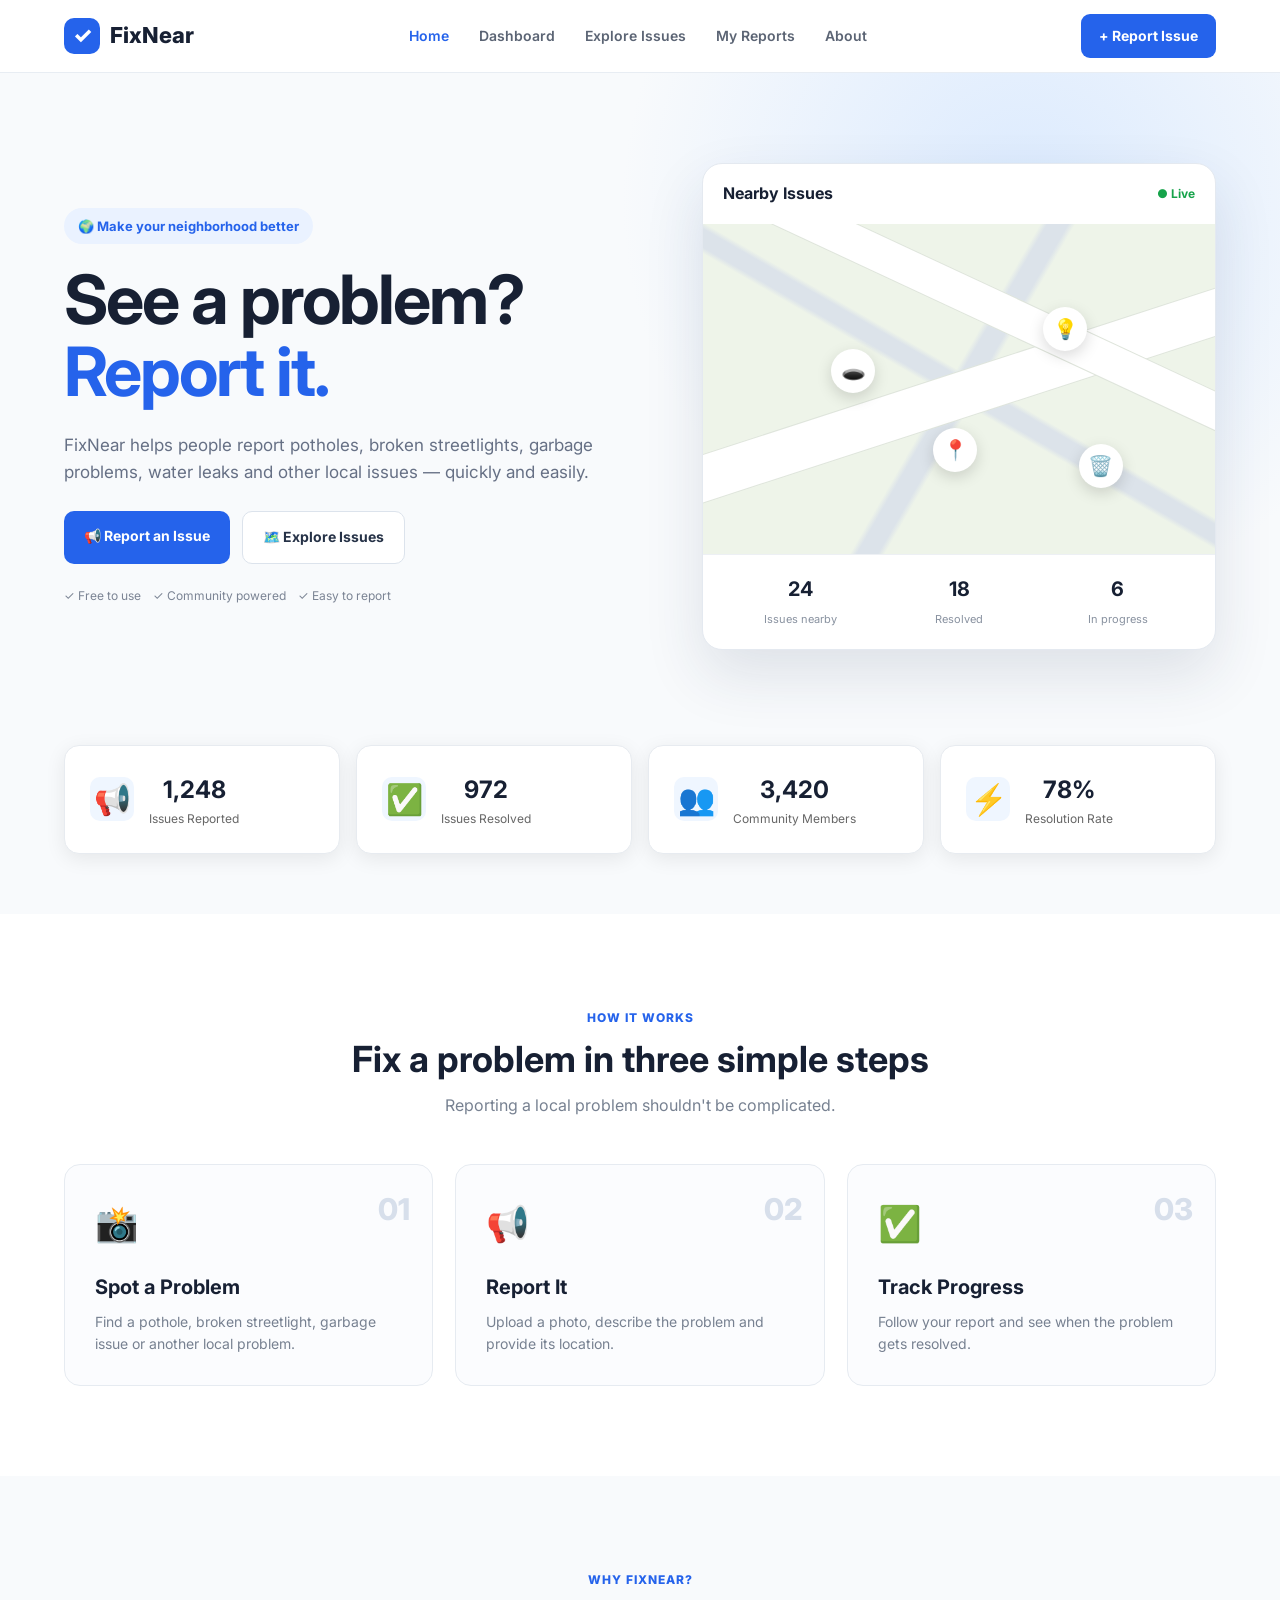
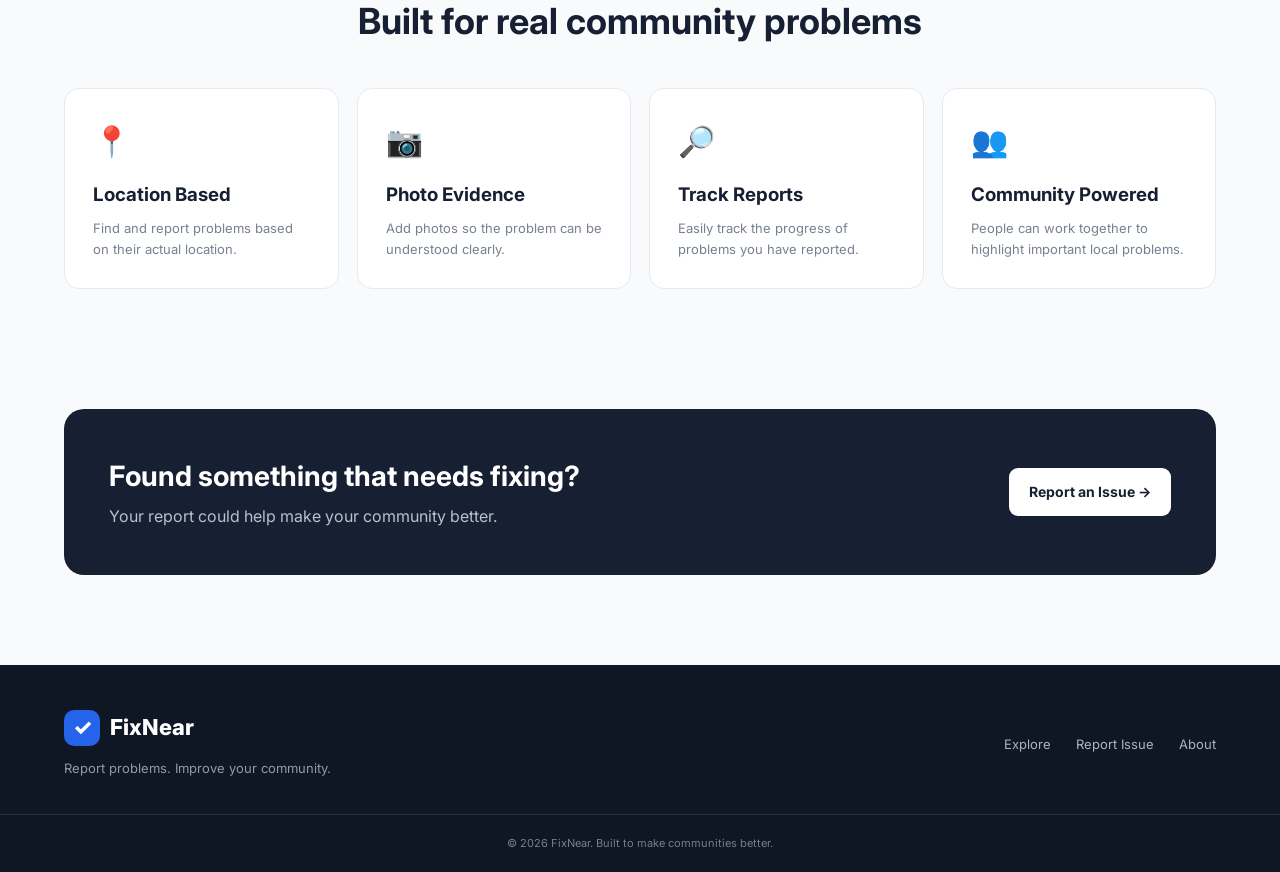
<file: index.html>
<!DOCTYPE html>
<html lang="en">

<head>
    <meta charset="UTF-8">
    <meta name="viewport" content="width=device-width, initial-scale=1.0">

    <title>FixNear | Report Local Problems</title>

    <link rel="stylesheet" href="css/style.css">
    <link rel="stylesheet" href="css/responsive.css">

    <!-- Google Font -->
    <link rel="preconnect" href="https://fonts.googleapis.com">
    <link rel="preconnect" href="https://fonts.gstatic.com" crossorigin>

    <link href="https://fonts.googleapis.com/css2?family=Inter:wght@400;500;600;700;800&display=swap"
        rel="stylesheet">
</head>

<body>

    <!-- ================= NAVBAR ================= -->

    <header class="navbar">

        <div class="container nav-container">

            <a href="index.html" class="logo">
                <span class="logo-icon">✓</span>
                FixNear
            </a>

            <nav class="nav-links">

                <a href="index.html" class="active">Home</a>
                <a href="pages/dashboard.html">
    Dashboard
</a>

                <a href="pages/explore.html">
                    Explore Issues
                </a>

                <a href="pages/my-reports.html">
                    My Reports
                </a>

                <a href="pages/about.html">
                    About
                </a>

            </nav>

            <a href="pages/report.html" class="nav-button">
                + Report Issue
            </a>

            <button class="menu-button" id="menuButton">
                ☰
            </button>

        </div>

    </header>


    <!-- ================= HERO SECTION ================= -->

    <main>

        <section class="hero">

            <div class="container hero-container">

                <div class="hero-content">

                    <div class="hero-badge">
                        🌍 Make your neighborhood better
                    </div>

                    <h1>
                        See a problem?
                        <span>Report it.</span>
                    </h1>

                    <p class="hero-text">
                        FixNear helps people report potholes, broken
                        streetlights, garbage problems, water leaks and
                        other local issues — quickly and easily.
                    </p>

                    <div class="hero-buttons">

                        <a href="pages/report.html" class="primary-button">
                            📢 Report an Issue
                        </a>

                        <a href="pages/explore.html" class="secondary-button">
                            🗺️ Explore Issues
                        </a>

                    </div>

                    <div class="hero-note">
                        ✓ Free to use &nbsp;&nbsp;
                        ✓ Community powered &nbsp;&nbsp;
                        ✓ Easy to report
                    </div>

                </div>


                <!-- Hero visual -->

                <div class="hero-visual">

                    <div class="map-card">

                        <div class="map-header">

                            <strong>Nearby Issues</strong>

                            <span class="live-status">
                                ● Live
                            </span>

                        </div>

                        <div class="fake-map">

                            <div class="map-road road-one"></div>
                            <div class="map-road road-two"></div>

                            <div class="map-marker marker-one">
                                🕳️
                            </div>

                            <div class="map-marker marker-two">
                                💡
                            </div>

                            <div class="map-marker marker-three">
                                🗑️
                            </div>

                            <div class="user-location">
                                📍
                            </div>

                        </div>

                        <div class="map-footer">

                            <div>
                                <strong>24</strong>
                                <small>Issues nearby</small>
                            </div>

                            <div>
                                <strong>18</strong>
                                <small>Resolved</small>
                            </div>

                            <div>
                                <strong>6</strong>
                                <small>In progress</small>
                            </div>

                        </div>

                    </div>

                </div>

            </div>

        </section>


        <!-- ================= STATISTICS ================= -->

        <section class="statistics">

            <div class="container statistics-grid">

                <div class="stat-card">

                    <div class="stat-icon">
                        📢
                    </div>

                    <div>
                        <h2>1,248</h2>
                        <p>Issues Reported</p>
                    </div>

                </div>


                <div class="stat-card">

                    <div class="stat-icon">
                        ✅
                    </div>

                    <div>
                        <h2>972</h2>
                        <p>Issues Resolved</p>
                    </div>

                </div>


                <div class="stat-card">

                    <div class="stat-icon">
                        👥
                    </div>

                    <div>
                        <h2>3,420</h2>
                        <p>Community Members</p>
                    </div>

                </div>


                <div class="stat-card">

                    <div class="stat-icon">
                        ⚡
                    </div>

                    <div>
                        <h2>78%</h2>
                        <p>Resolution Rate</p>
                    </div>

                </div>

            </div>

        </section>


        <!-- ================= HOW IT WORKS ================= -->

        <section class="how-section">

            <div class="container">

                <div class="section-heading">

                    <span>HOW IT WORKS</span>

                    <h2>
                        Fix a problem in three simple steps
                    </h2>

                    <p>
                        Reporting a local problem shouldn't be complicated.
                    </p>

                </div>


                <div class="steps">

                    <div class="step-card">

                        <div class="step-number">
                            01
                        </div>

                        <div class="step-icon">
                            📸
                        </div>

                        <h3>Spot a Problem</h3>

                        <p>
                            Find a pothole, broken streetlight,
                            garbage issue or another local problem.
                        </p>

                    </div>


                    <div class="step-card">

                        <div class="step-number">
                            02
                        </div>

                        <div class="step-icon">
                            📢
                        </div>

                        <h3>Report It</h3>

                        <p>
                            Upload a photo, describe the problem
                            and provide its location.
                        </p>

                    </div>


                    <div class="step-card">

                        <div class="step-number">
                            03
                        </div>

                        <div class="step-icon">
                            ✅
                        </div>

                        <h3>Track Progress</h3>

                        <p>
                            Follow your report and see when the
                            problem gets resolved.
                        </p>

                    </div>

                </div>

            </div>

        </section>


        <!-- ================= FEATURES ================= -->

        <section class="features-section">

            <div class="container">

                <div class="section-heading">

                    <span>WHY FIXNEAR?</span>

                    <h2>
                        Built for real community problems
                    </h2>

                </div>


                <div class="features-grid">

                    <div class="feature-card">

                        <div class="feature-icon">
                            📍
                        </div>

                        <h3>Location Based</h3>

                        <p>
                            Find and report problems based on
                            their actual location.
                        </p>

                    </div>


                    <div class="feature-card">

                        <div class="feature-icon">
                            📷
                        </div>

                        <h3>Photo Evidence</h3>

                        <p>
                            Add photos so the problem can be
                            understood clearly.
                        </p>

                    </div>


                    <div class="feature-card">

                        <div class="feature-icon">
                            🔎
                        </div>

                        <h3>Track Reports</h3>

                        <p>
                            Easily track the progress of problems
                            you have reported.
                        </p>

                    </div>


                    <div class="feature-card">

                        <div class="feature-icon">
                            👥
                        </div>

                        <h3>Community Powered</h3>

                        <p>
                            People can work together to highlight
                            important local problems.
                        </p>

                    </div>

                </div>

            </div>

        </section>


        <!-- ================= CTA ================= -->

        <section class="cta-section">

            <div class="container cta-container">

                <div>

                    <h2>
                        Found something that needs fixing?
                    </h2>

                    <p>
                        Your report could help make your community better.
                    </p>

                </div>

                <a href="pages/report.html" class="cta-button">
                    Report an Issue →
                </a>

            </div>

        </section>

    </main>


    <!-- ================= FOOTER ================= -->

    <footer class="footer">

        <div class="container footer-container">

            <div>

                <a href="index.html" class="logo footer-logo">
                    <span class="logo-icon">✓</span>
                    FixNear
                </a>

                <p>
                    Report problems. Improve your community.
                </p>

            </div>


            <div class="footer-links">

                <a href="pages/explore.html">
                    Explore
                </a>

                <a href="pages/report.html">
                    Report Issue
                </a>

                <a href="pages/about.html">
                    About
                </a>

            </div>

        </div>

        <div class="footer-bottom">

            © 2026 FixNear. Built to make communities better.

        </div>

    </footer>


    <script src="js/main.js"></script>

</body>

</html>
</file>
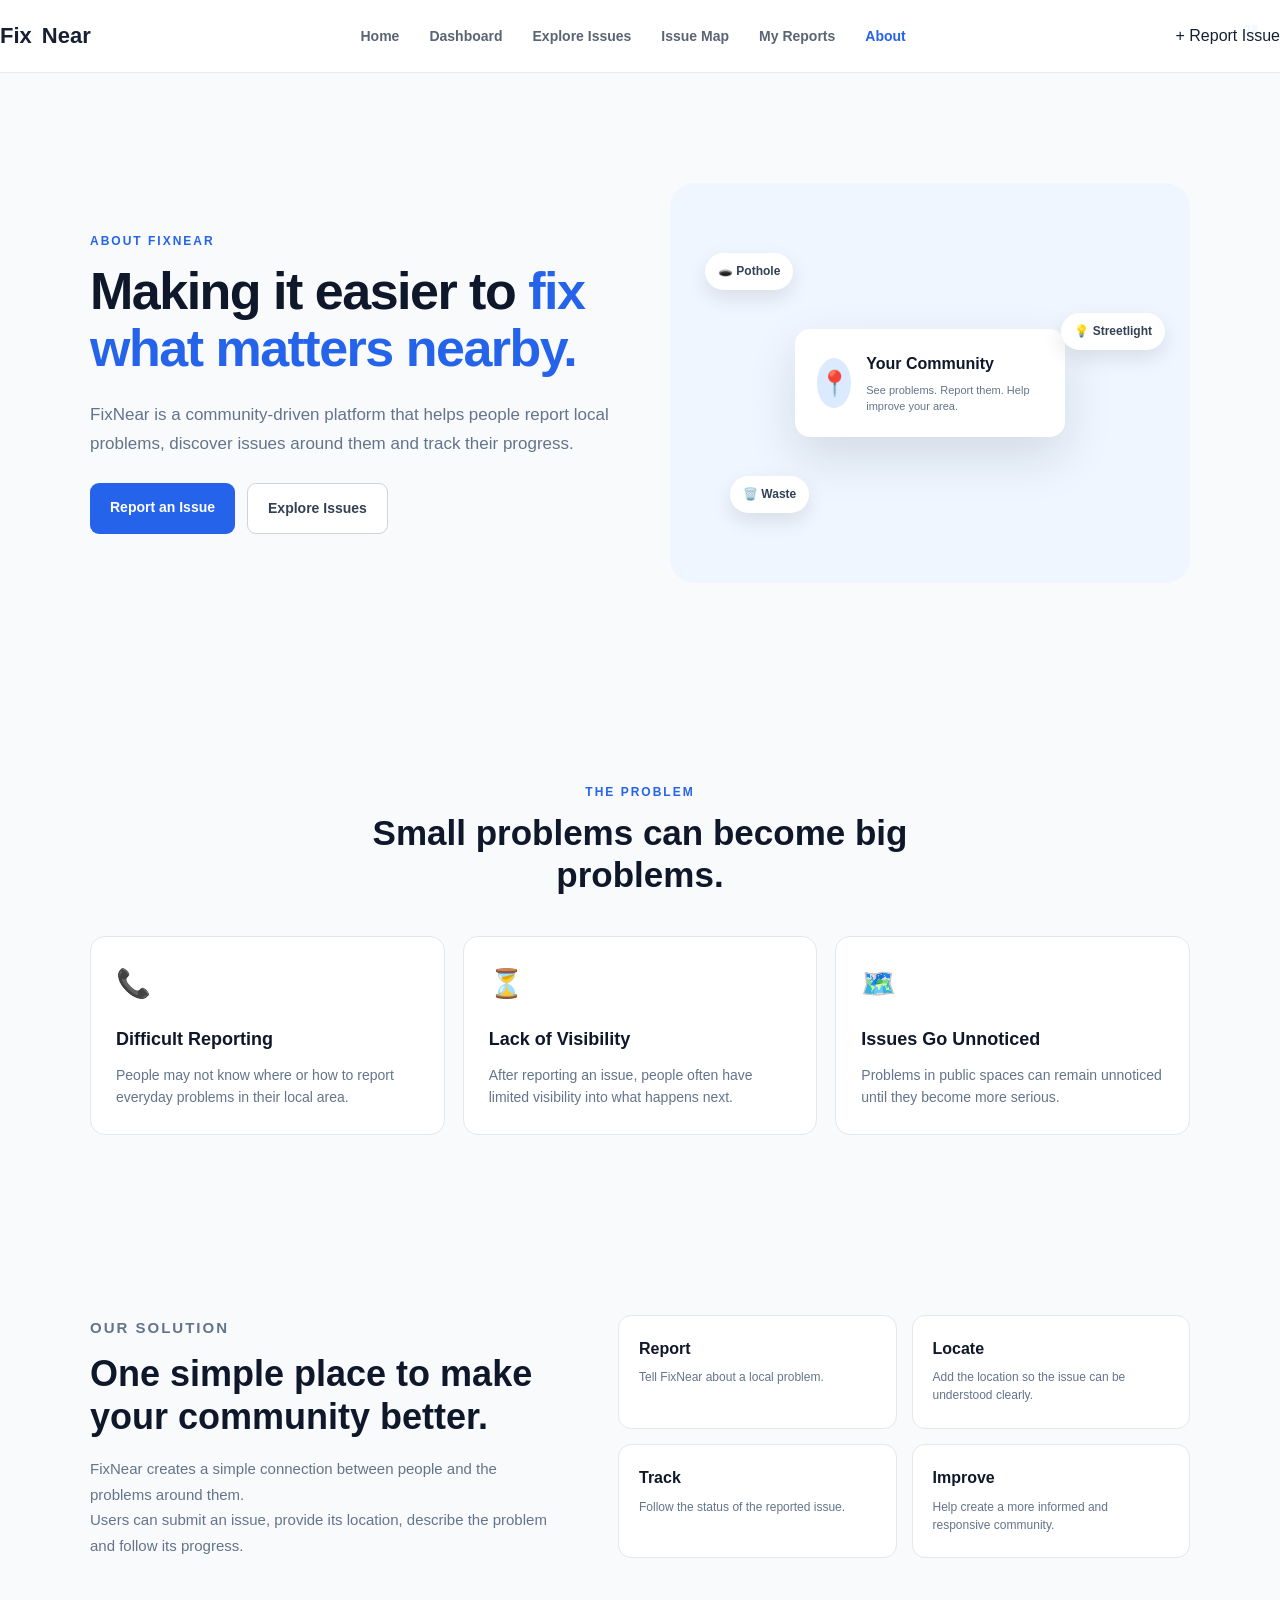
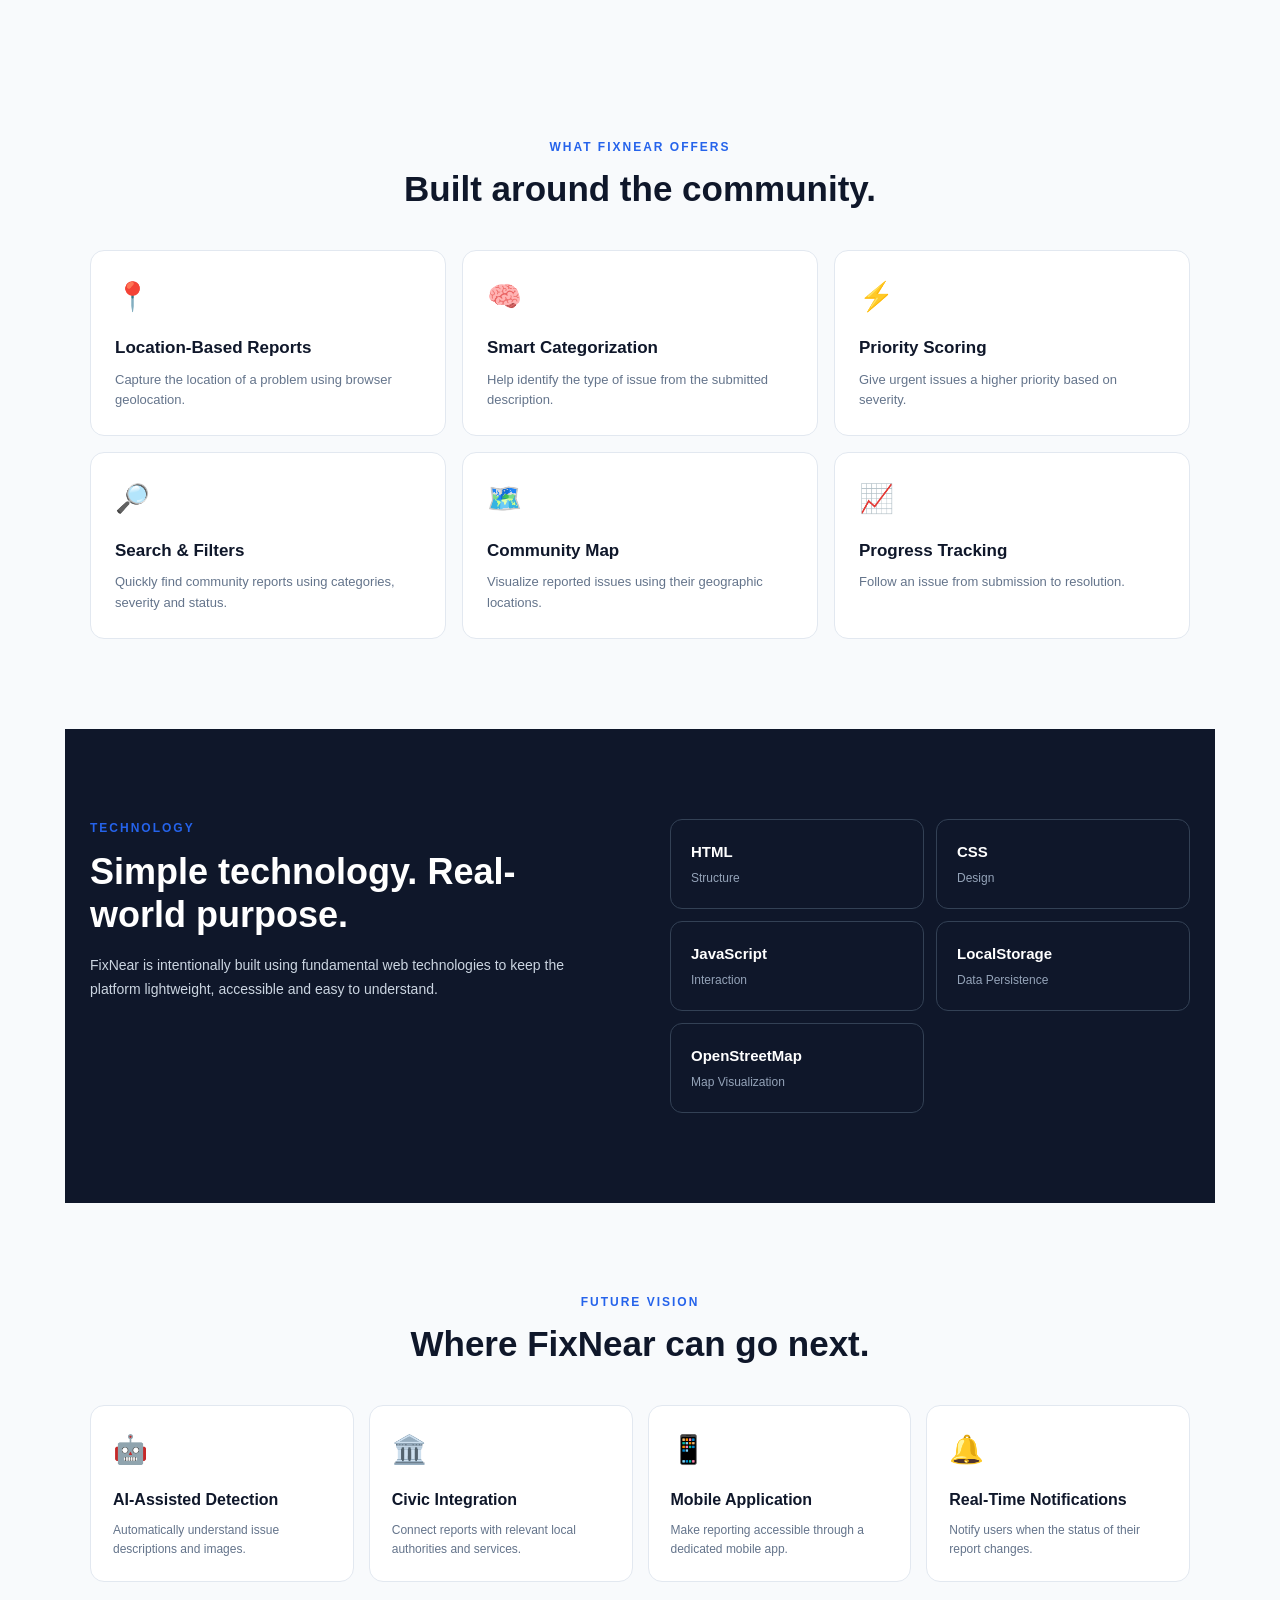
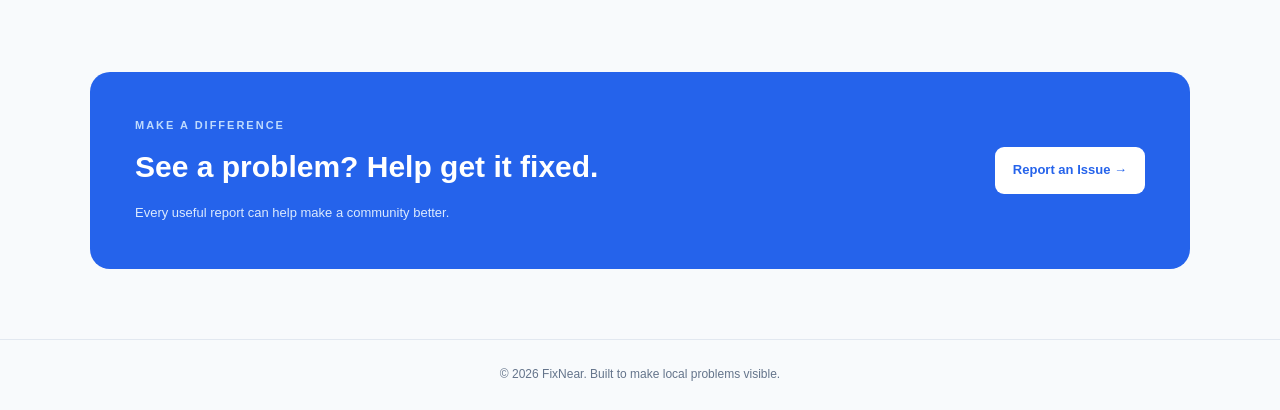
<file: pages/about.html>
<!DOCTYPE html>
<html lang="en">

<head>

    <meta charset="UTF-8">

    <meta name="viewport"
          content="width=device-width, initial-scale=1.0">

    <title>About FixNear</title>

    <link rel="stylesheet"
          href="../css/style.css">

    <link rel="stylesheet"
          href="../css/responsive.css">

    <link rel="stylesheet"
          href="../css/about.css">

</head>


<body>


<!-- ========================================
     NAVBAR
======================================== -->

<nav class="navbar">

    <div class="nav-container">

        <a href="../index.html"
           class="logo">

            Fix<span>Near</span>

        </a>


        <div class="nav-links">

            <a href="../index.html">
                Home
            </a>
            <a href="dashboard.html">
    Dashboard
</a>

            <a href="explore.html">
                Explore Issues
            </a>

            <a href="map.html">
                Issue Map
            </a>

            <a href="my-reports.html">
                My Reports
            </a>

            <a href="about.html"
               class="active">
                About
            </a>

        </div>


        <a href="report.html"
           class="nav-report-btn">

            + Report Issue

        </a>

    </div>

</nav>



<!-- ========================================
     HERO
======================================== -->

<main class="about-page">


<section class="about-hero">

    <div class="about-hero-content">

        <p class="about-label">
            ABOUT FIXNEAR
        </p>

        <h1>
            Making it easier to
            <span>fix what matters nearby.</span>
        </h1>

        <p class="about-hero-text">

            FixNear is a community-driven platform
            that helps people report local problems,
            discover issues around them and track
            their progress.

        </p>


        <div class="about-hero-buttons">

            <a href="report.html"
               class="primary-about-button">

                Report an Issue

            </a>

            <a href="explore.html"
               class="secondary-about-button">

                Explore Issues

            </a>

        </div>

    </div>


    <div class="about-hero-visual">

        <div class="hero-location-card">

            <div class="location-icon">
                📍
            </div>

            <div>

                <strong>
                    Your Community
                </strong>

                <p>
                    See problems. Report them.
                    Help improve your area.
                </p>

            </div>

        </div>


        <div class="floating-issue issue-one">
            🕳️ Pothole
        </div>

        <div class="floating-issue issue-two">
            💡 Streetlight
        </div>

        <div class="floating-issue issue-three">
            🗑️ Waste
        </div>

    </div>

</section>



<!-- ========================================
     PROBLEM
======================================== -->

<section class="about-section">

    <div class="section-heading">

        <p>
            THE PROBLEM
        </p>

        <h2>
            Small problems can become
            big problems.
        </h2>

    </div>


    <div class="problem-grid">


        <article class="problem-card">

            <div class="problem-icon">
                📞
            </div>

            <h3>
                Difficult Reporting
            </h3>

            <p>
                People may not know where or
                how to report everyday problems
                in their local area.
            </p>

        </article>


        <article class="problem-card">

            <div class="problem-icon">
                ⏳
            </div>

            <h3>
                Lack of Visibility
            </h3>

            <p>
                After reporting an issue, people
                often have limited visibility into
                what happens next.
            </p>

        </article>


        <article class="problem-card">

            <div class="problem-icon">
                🗺️
            </div>

            <h3>
                Issues Go Unnoticed
            </h3>

            <p>
                Problems in public spaces can
                remain unnoticed until they
                become more serious.
            </p>

        </article>


    </div>

</section>



<!-- ========================================
     SOLUTION
======================================== -->

<section class="solution-section">

    <div class="solution-content">

        <p class="section-label">
            OUR SOLUTION
        </p>

        <h2>
            One simple place to
            make your community better.
        </h2>

        <p>
            FixNear creates a simple connection
            between people and the problems
            around them.
        </p>

        <p>
            Users can submit an issue, provide
            its location, describe the problem
            and follow its progress.
        </p>

    </div>


    <div class="solution-steps">


        <div class="solution-step">

            <div class="step-number">
                01
            </div>

            <div>

                <h3>
                    Report
                </h3>

                <p>
                    Tell FixNear about a local
                    problem.
                </p>

            </div>

        </div>


        <div class="solution-step">

            <div class="step-number">
                02
            </div>

            <div>

                <h3>
                    Locate
                </h3>

                <p>
                    Add the location so the issue
                    can be understood clearly.
                </p>

            </div>

        </div>


        <div class="solution-step">

            <div class="step-number">
                03
            </div>

            <div>

                <h3>
                    Track
                </h3>

                <p>
                    Follow the status of the
                    reported issue.
                </p>

            </div>

        </div>


        <div class="solution-step">

            <div class="step-number">
                04
            </div>

            <div>

                <h3>
                    Improve
                </h3>

                <p>
                    Help create a more informed
                    and responsive community.
                </p>

            </div>

        </div>


    </div>

</section>



<!-- ========================================
     FEATURES
======================================== -->

<section class="about-section">

    <div class="section-heading">

        <p>
            WHAT FIXNEAR OFFERS
        </p>

        <h2>
            Built around the community.
        </h2>

    </div>


    <div class="feature-grid">


        <article class="feature-card">

            <span>📍</span>

            <h3>
                Location-Based Reports
            </h3>

            <p>
                Capture the location of a
                problem using browser
                geolocation.
            </p>

        </article>


        <article class="feature-card">

            <span>🧠</span>

            <h3>
                Smart Categorization
            </h3>

            <p>
                Help identify the type of
                issue from the submitted
                description.
            </p>

        </article>


        <article class="feature-card">

            <span>⚡</span>

            <h3>
                Priority Scoring
            </h3>

            <p>
                Give urgent issues a higher
                priority based on severity.
            </p>

        </article>


        <article class="feature-card">

            <span>🔎</span>

            <h3>
                Search & Filters
            </h3>

            <p>
                Quickly find community
                reports using categories,
                severity and status.
            </p>

        </article>


        <article class="feature-card">

            <span>🗺️</span>

            <h3>
                Community Map
            </h3>

            <p>
                Visualize reported issues
                using their geographic
                locations.
            </p>

        </article>


        <article class="feature-card">

            <span>📈</span>

            <h3>
                Progress Tracking
            </h3>

            <p>
                Follow an issue from
                submission to resolution.
            </p>

        </article>


    </div>

</section>



<!-- ========================================
     TECHNOLOGY
======================================== -->

<section class="technology-section">

    <div class="technology-content">

        <p class="section-label">
            TECHNOLOGY
        </p>

        <h2>
            Simple technology.
            Real-world purpose.
        </h2>

        <p>
            FixNear is intentionally built using
            fundamental web technologies to keep
            the platform lightweight, accessible
            and easy to understand.
        </p>

    </div>


    <div class="technology-stack">


        <div class="technology-item">

            <strong>
                HTML
            </strong>

            <span>
                Structure
            </span>

        </div>


        <div class="technology-item">

            <strong>
                CSS
            </strong>

            <span>
                Design
            </span>

        </div>


        <div class="technology-item">

            <strong>
                JavaScript
            </strong>

            <span>
                Interaction
            </span>

        </div>


        <div class="technology-item">

            <strong>
                LocalStorage
            </strong>

            <span>
                Data Persistence
            </span>

        </div>


        <div class="technology-item">

            <strong>
                OpenStreetMap
            </strong>

            <span>
                Map Visualization
            </span>

        </div>


    </div>

</section>



<!-- ========================================
     FUTURE
======================================== -->

<section class="future-section">

    <div class="section-heading">

        <p>
            FUTURE VISION
        </p>

        <h2>
            Where FixNear can go next.
        </h2>

    </div>


    <div class="future-grid">


        <div class="future-card">

            <span>
                🤖
            </span>

            <h3>
                AI-Assisted Detection
            </h3>

            <p>
                Automatically understand issue
                descriptions and images.
            </p>

        </div>


        <div class="future-card">

            <span>
                🏛️
            </span>

            <h3>
                Civic Integration
            </h3>

            <p>
                Connect reports with relevant
                local authorities and services.
            </p>

        </div>


        <div class="future-card">

            <span>
                📱
            </span>

            <h3>
                Mobile Application
            </h3>

            <p>
                Make reporting accessible
                through a dedicated mobile app.
            </p>

        </div>


        <div class="future-card">

            <span>
                🔔
            </span>

            <h3>
                Real-Time Notifications
            </h3>

            <p>
                Notify users when the status
                of their report changes.
            </p>

        </div>


    </div>

</section>



<!-- ========================================
     CTA
======================================== -->

<section class="about-cta">

    <div>

        <p>
            MAKE A DIFFERENCE
        </p>

        <h2>
            See a problem?
            Help get it fixed.
        </h2>

        <span>
            Every useful report can help make
            a community better.
        </span>

    </div>


    <a href="report.html">
        Report an Issue →
    </a>

</section>


</main>



<!-- ========================================
     FOOTER
======================================== -->

<footer class="about-footer">

    <p>
        © 2026 FixNear.
        Built to make local problems visible.
    </p>

</footer>


</body>

</html>
</file>
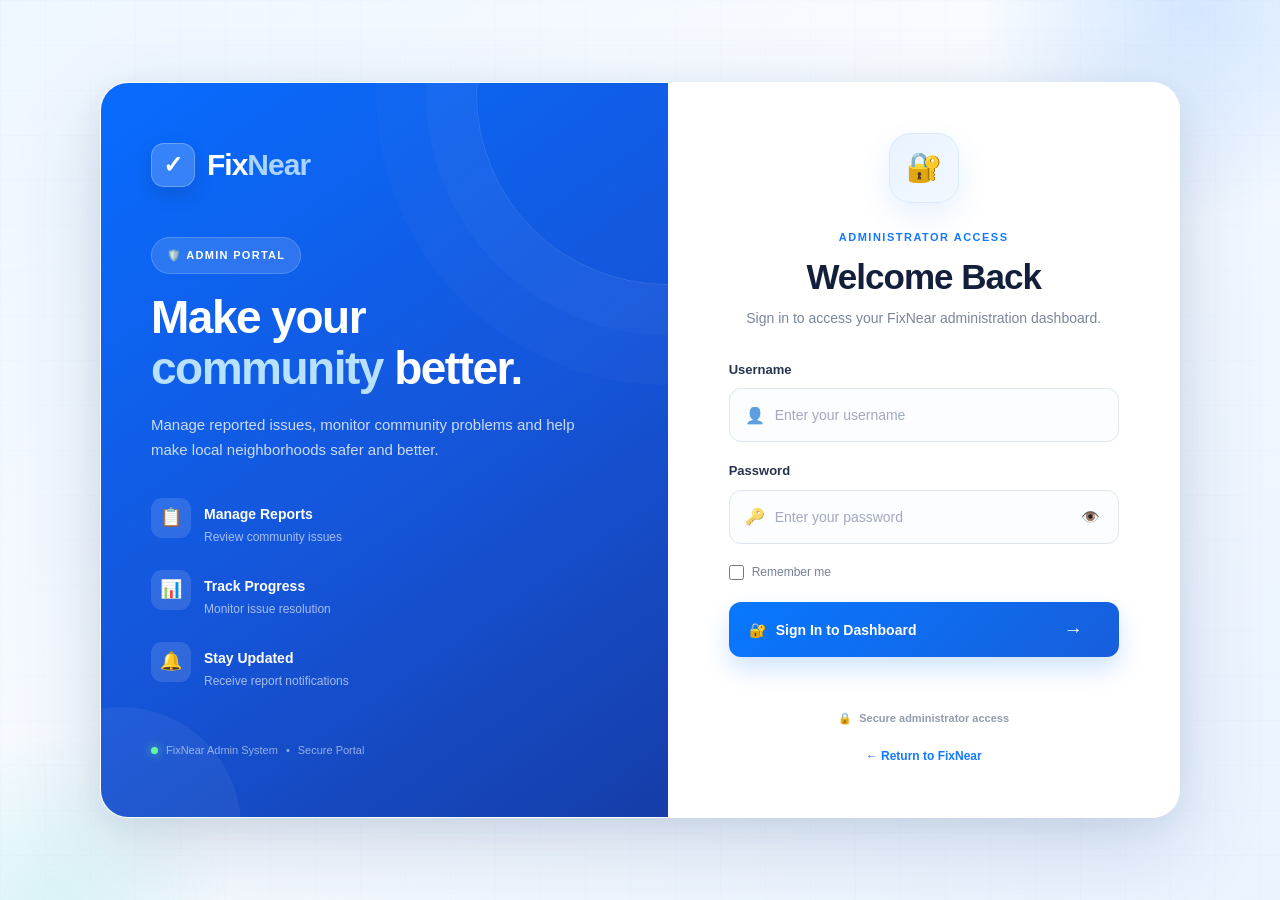
<file: pages/admin-login.html>
<!DOCTYPE html>
<html lang="en">

<head>

    <meta charset="UTF-8">

    <meta name="viewport"
          content="width=device-width, initial-scale=1.0">

    <title>FixNear - Admin Portal</title>

    <link rel="stylesheet"
          href="../css/style.css">

    <link rel="stylesheet"
          href="../css/responsive.css">

    <link rel="stylesheet"
          href="../css/admin-login.css">

</head>


<body>

<main class="login-page">


    <!-- BACKGROUND DECORATION -->

    <div class="background-shape shape-one"></div>
    <div class="background-shape shape-two"></div>
    <div class="background-grid"></div>


    <!-- MAIN LOGIN WRAPPER -->

    <div class="login-wrapper">


        <!-- ====================================
             LEFT INFORMATION PANEL
        ===================================== -->

        <section class="login-info">

            <div class="info-content">

                <div class="brand">

                    <div class="brand-icon">
                        ✓
                    </div>

                    <div class="brand-name">
                        Fix<span>Near</span>
                    </div>

                </div>


                <div class="info-badge">
                    🛡️ ADMIN PORTAL
                </div>


                <h1>
                    Make your
                    <span>community</span>
                    better.
                </h1>


                <p class="info-description">

                    Manage reported issues, monitor
                    community problems and help make
                    local neighborhoods safer and better.

                </p>


                <!-- FEATURES -->

                <div class="feature-list">

                    <div class="feature-item">

                        <div class="feature-icon">
                            📋
                        </div>

                        <div>
                            <strong>
                                Manage Reports
                            </strong>

                            <span>
                                Review community issues
                            </span>
                        </div>

                    </div>


                    <div class="feature-item">

                        <div class="feature-icon">
                            📊
                        </div>

                        <div>
                            <strong>
                                Track Progress
                            </strong>

                            <span>
                                Monitor issue resolution
                            </span>
                        </div>

                    </div>


                    <div class="feature-item">

                        <div class="feature-icon">
                            🔔
                        </div>

                        <div>
                            <strong>
                                Stay Updated
                            </strong>

                            <span>
                                Receive report notifications
                            </span>
                        </div>

                    </div>

                </div>


                <div class="info-footer">

                    <span class="online-dot"></span>

                    FixNear Admin System

                    <span>
                        •
                    </span>

                    Secure Portal

                </div>

            </div>

        </section>



        <!-- ====================================
             LOGIN CARD
        ===================================== -->

        <section class="login-section">

            <div class="login-card">


                <!-- SECURITY ICON -->

                <div class="security-icon">

                    <span>
                        🔐
                    </span>

                </div>


                <p class="login-label">
                    ADMINISTRATOR ACCESS
                </p>


                <h2>
                    Welcome Back
                </h2>


                <p class="login-subtitle">
                    Sign in to access your FixNear
                    administration dashboard.
                </p>


                <!-- LOGIN FORM -->

                <form id="adminLoginForm">


                    <!-- USERNAME -->

                    <div class="form-group">

                        <label for="adminUsername">
                            Username
                        </label>

                        <div class="input-wrapper">

                            <span class="input-icon">
                                👤
                            </span>

                            <input
                                type="text"
                                id="adminUsername"
                                placeholder="Enter your username"
                                autocomplete="username"
                                required
                            >

                        </div>

                    </div>


                    <!-- PASSWORD -->

                    <div class="form-group">

                        <div class="password-label-row">

                            <label for="adminPassword">
                                Password
                            </label>

                        </div>


                        <div class="input-wrapper">

                            <span class="input-icon">
                                🔑
                            </span>

                            <input
                                type="password"
                                id="adminPassword"
                                placeholder="Enter your password"
                                autocomplete="current-password"
                                required
                            >

                            <button
                                type="button"
                                id="togglePassword"
                                class="password-toggle"
                                aria-label="Show password">

                                👁️

                            </button>

                        </div>

                    </div>


                    <!-- REMEMBER -->

                    <div class="login-options">

                        <label class="remember-option">

                            <input
                                type="checkbox"
                                id="rememberAdmin">

                            <span>
                                Remember me
                            </span>

                        </label>

                    </div>


                    <!-- LOGIN BUTTON -->

                    <button
                        type="submit"
                        class="primary-button">

                        <span>
                            🔐
                        </span>

                        Sign In to Dashboard

                        <span class="button-arrow">
                            →
                        </span>

                    </button>


                    <!-- MESSAGE -->

                    <p
                        id="loginMessage"
                        class="login-message">
                    </p>


                </form>


                <!-- SECURITY -->

                <div class="secure-message">

                    <span>
                        🔒
                    </span>

                    Secure administrator access

                </div>


                <!-- BACK -->

                <a
                    href="../index.html"
                    class="back-home">

                    ← Return to FixNear

                </a>


            </div>

        </section>

    </div>

</main>


<script src="../js/admin-login.js"></script>


<!-- PASSWORD TOGGLE -->

<script>

document.addEventListener(
    "DOMContentLoaded",
    function () {

        const password =
            document.getElementById(
                "adminPassword"
            );

        const toggle =
            document.getElementById(
                "togglePassword"
            );


        if (password && toggle) {

            toggle.addEventListener(
                "click",
                function () {

                    if (
                        password.type ===
                        "password"
                    ) {

                        password.type =
                            "text";

                        toggle.textContent =
                            "🙈";

                        toggle.setAttribute(
                            "aria-label",
                            "Hide password"
                        );

                    } else {

                        password.type =
                            "password";

                        toggle.textContent =
                            "👁️";

                        toggle.setAttribute(
                            "aria-label",
                            "Show password"
                        );

                    }

                }
            );

        }

    }
);

</script>

</body>

</html>
</file>
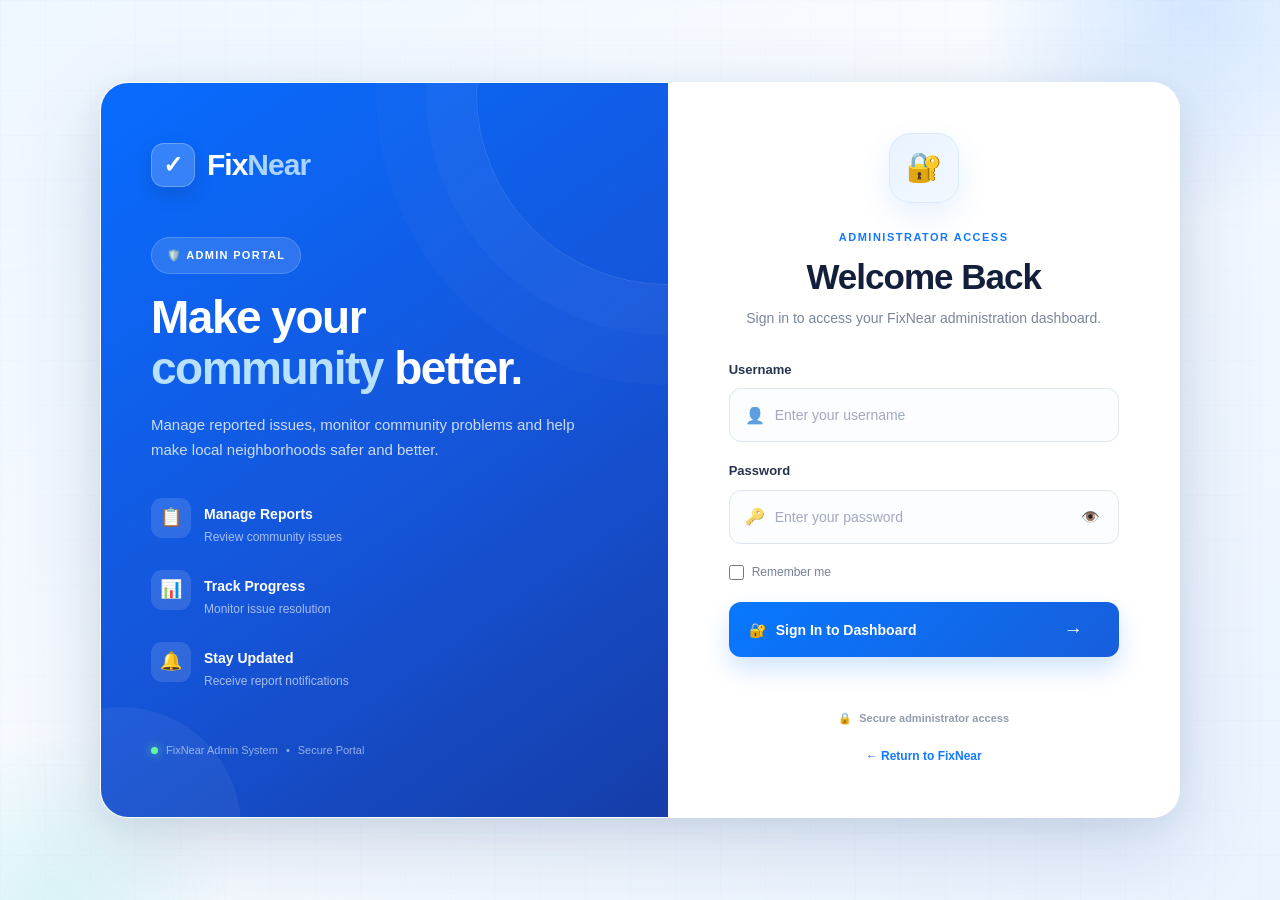
<file: pages/admin.html>
<!DOCTYPE html>
<html lang="en">
<head>
    <meta charset="UTF-8">
    <meta name="viewport" content="width=device-width, initial-scale=1.0">

    <title>FixNear - Admin Dashboard</title>

    <link rel="stylesheet" href="../css/style.css">
    <link rel="stylesheet" href="../css/responsive.css">
    <link rel="stylesheet" href="../css/admin.css">
</head>

<body>

<!-- ================= NAVBAR ================= -->

<header class="navbar">

    <div class="nav-container">

        <!-- LOGO -->
        <a href="../index.html" class="logo">
            <span>✓</span> FixNear
        </a>

        <!-- ADMIN NAVIGATION -->
        <nav class="nav-links">

            <!-- User Home -->
            <a href="../index.html">
                🏠 Home
            </a>

            <!-- Admin Dashboard -->
            <a href="admin.html" class="active">
                📊 Dashboard
            </a>

            <!-- All Reports -->
            <a href="admin.html#reports">
                📋 All Reports
            </a>

            <!-- Explore -->
            <a href="explore.html">
                🔎 Explore Issues
            </a>

            <!-- About -->
            <a href="about.html">
                ℹ️ About
            </a>

            <!-- Logout -->
            <button
                id="adminLogout"
                class="admin-logout-btn">
                🚪 Logout
            </button>

        </nav>

    </div>

</header>


<!-- ================= MAIN ================= -->

<main class="admin-page">


    <!-- ================= HERO ================= -->

    <section class="admin-hero">

        <div class="admin-hero-content">

            <span class="admin-badge">
                🛡️ ADMIN CONTROL CENTER
            </span>

            <h1>
                Community Dashboard
            </h1>

            <p>
                Monitor, manage and resolve community issues
                reported through FixNear.
            </p>

        </div>

        <div class="admin-hero-icon">
            🛡️
        </div>

    </section>


    <!-- ================= STATISTICS ================= -->

    <section class="admin-overview">

        <div class="admin-stat-card">

            <div class="admin-stat-icon">
                📋
            </div>

            <div>
                <span class="admin-stat-label">
                    Total Reports
                </span>

                <h2 id="adminTotal">
                    0
                </h2>
            </div>

        </div>


        <div class="admin-stat-card">

            <div class="admin-stat-icon">
                📩
            </div>

            <div>
                <span class="admin-stat-label">
                    Submitted
                </span>

                <h2 id="adminSubmitted">
                    0
                </h2>
            </div>

        </div>


        <div class="admin-stat-card">

            <div class="admin-stat-icon">
                🔄
            </div>

            <div>
                <span class="admin-stat-label">
                    In Progress
                </span>

                <h2 id="adminProgress">
                    0
                </h2>
            </div>

        </div>


        <div class="admin-stat-card">

            <div class="admin-stat-icon">
                ✅
            </div>

            <div>
                <span class="admin-stat-label">
                    Resolved
                </span>

                <h2 id="adminResolved">
                    0
                </h2>
            </div>

        </div>

    </section>


    <!-- ================= ANALYTICS ================= -->

    <section class="admin-analytics">

        <div class="section-heading">

            <div>

                <span class="section-eyebrow">
                    ANALYTICS
                </span>

                <h2>
                    Community Overview
                </h2>

                <p>
                    Quick overview of reported community issues.
                </p>

            </div>

        </div>


        <div class="analytics-grid">


            <!-- ================= STATUS ================= -->

            <div class="analytics-card">

                <div class="analytics-card-header">

                    <div>

                        <span class="analytics-label">
                            REPORT STATUS
                        </span>

                        <h3>
                            Issue Progress
                        </h3>

                    </div>

                    <div class="analytics-icon">
                        📊
                    </div>

                </div>


                <!-- Submitted -->

                <div class="progress-item">

                    <div class="progress-info">

                        <span>
                            Submitted
                        </span>

                        <strong id="analyticsSubmitted">
                            0
                        </strong>

                    </div>

                    <div class="progress-track">

                        <div
                            id="submittedProgress"
                            class="progress-bar submitted-progress">
                        </div>

                    </div>

                </div>


                <!-- In Progress -->

                <div class="progress-item">

                    <div class="progress-info">

                        <span>
                            In Progress
                        </span>

                        <strong id="analyticsProgress">
                            0
                        </strong>

                    </div>

                    <div class="progress-track">

                        <div
                            id="progressBar"
                            class="progress-bar progress-progress">
                        </div>

                    </div>

                </div>


                <!-- Resolved -->

                <div class="progress-item">

                    <div class="progress-info">

                        <span>
                            Resolved
                        </span>

                        <strong id="analyticsResolved">
                            0
                        </strong>

                    </div>

                    <div class="progress-track">

                        <div
                            id="resolvedProgress"
                            class="progress-bar resolved-progress">
                        </div>

                    </div>

                </div>

            </div>


            <!-- ================= CATEGORIES ================= -->

            <div class="analytics-card">

                <div class="analytics-card-header">

                    <div>

                        <span class="analytics-label">
                            CATEGORIES
                        </span>

                        <h3>
                            Issue Categories
                        </h3>

                    </div>

                    <div class="analytics-icon">
                        🗂️
                    </div>

                </div>


                <div
                    id="categoryBreakdown"
                    class="category-breakdown">
                </div>

            </div>


            <!-- ================= INSIGHTS ================= -->

            <div class="analytics-card quick-insights">

                <div class="analytics-card-header">

                    <div>

                        <span class="analytics-label">
                            INSIGHTS
                        </span>

                        <h3>
                            Quick Insights
                        </h3>

                    </div>

                    <div class="analytics-icon">
                        💡
                    </div>

                </div>


                <!-- High Priority -->

                <div class="insight-card">

                    <div class="insight-icon">
                        🔴
                    </div>

                    <div>

                        <span>
                            High Priority
                        </span>

                        <strong id="highPriorityCount">
                            0
                        </strong>

                    </div>

                </div>


                <!-- Resolution Rate -->

                <div class="insight-card">

                    <div class="insight-icon">
                        📈
                    </div>

                    <div>

                        <span>
                            Resolution Rate
                        </span>

                        <strong id="resolutionRate">
                            0%
                        </strong>

                    </div>

                </div>


                <!-- Community Issues -->

                <div class="insight-card">

                    <div class="insight-icon">
                        🏘️
                    </div>

                    <div>

                        <span>
                            Community Issues
                        </span>

                        <strong id="communityIssues">
                            0
                        </strong>

                    </div>

                </div>

            </div>

        </div>

    </section>


    <!-- ================= RECENT ACTIVITY ================= -->

    <section class="admin-activity-section">

        <div class="admin-section-header">

            <div>

                <span class="section-eyebrow">
                    ACTIVITY
                </span>

                <h2>
                    Recent Activity
                </h2>

                <p>
                    Latest activity across the FixNear community.
                </p>

            </div>

        </div>


        <div
            id="adminActivity"
            class="admin-activity">

            <!-- Activity added by JavaScript -->

        </div>


        <div
            id="activityEmpty"
            class="activity-empty"
            style="display: none;">

            <div>
                🕐
            </div>

            <h3>
                No Recent Activity
            </h3>

            <p>
                Activity will appear here when reports are submitted
                or updated.
            </p>

        </div>

    </section>


    <!-- ================= COMMUNITY REPORTS ================= -->

    <section
        id="reports"
        class="admin-reports-section">

        <div class="admin-section-header">

            <div>

                <span class="section-eyebrow">
                    REPORT MANAGEMENT
                </span>

                <h2>
                    Community Reports
                </h2>

                <p>
                    Review and manage all issues submitted by users.
                </p>

            </div>


            <button
                id="refreshReports"
                class="admin-refresh-btn">

                🔄 Refresh

            </button>

        </div>


        <!-- ================= FILTERS ================= -->

        <div class="admin-toolbar">

            <!-- Search -->

            <div class="admin-search">

                <input
                    type="text"
                    id="adminSearch"
                    placeholder="Search reports..."
                >

            </div>


            <!-- Category -->

            <select id="adminCategoryFilter">

                <option value="all">
                    All Categories
                </option>

                <option value="Pothole">
                    Pothole
                </option>

                <option value="Streetlight">
                    Streetlight
                </option>

                <option value="Garbage">
                    Garbage
                </option>

                <option value="Water Leakage">
                    Water Leakage
                </option>

                <option value="Road Damage">
                    Road Damage
                </option>

                <option value="Other">
                    Other
                </option>

            </select>


            <!-- Status -->

            <select id="adminStatusFilter">

                <option value="all">
                    All Status
                </option>

                <option value="Submitted">
                    Submitted
                </option>

                <option value="In Progress">
                    In Progress
                </option>

                <option value="Resolved">
                    Resolved
                </option>

            </select>


            <!-- Severity -->

            <select id="adminSeverityFilter">

                <option value="all">
                    All Severity
                </option>

                <option value="Low">
                    Low
                </option>

                <option value="Medium">
                    Medium
                </option>

                <option value="High">
                    High
                </option>

            </select>


            <!-- Reset -->

            <button
                id="adminResetFilters"
                class="admin-reset-btn">

                Reset

            </button>

        </div>


        <!-- ================= REPORT LIST ================= -->

        <div
            id="adminReportsContainer"
            class="admin-reports-container">
        </div>


        <!-- ================= EMPTY ================= -->

        <div
            id="adminEmpty"
            class="admin-empty"
            style="display: none;">

            <div class="empty-icon">
                📭
            </div>

            <h3>
                No Reports Found
            </h3>

            <p>
                There are no reports matching your search or filters.
            </p>

        </div>

    </section>


    <!-- ================= SECURITY ================= -->

    <section class="admin-security-card">

        <div class="security-icon">
            🔐
        </div>

        <div>

            <h3>
                Admin Control
            </h3>

            <p>
                This dashboard is intended for authorized
                FixNear administrators.
            </p>

        </div>

    </section>

</main>


<!-- ================= JAVASCRIPT ================= -->

<script src="../js/admin.js"></script>

</body>
</html>
</file>
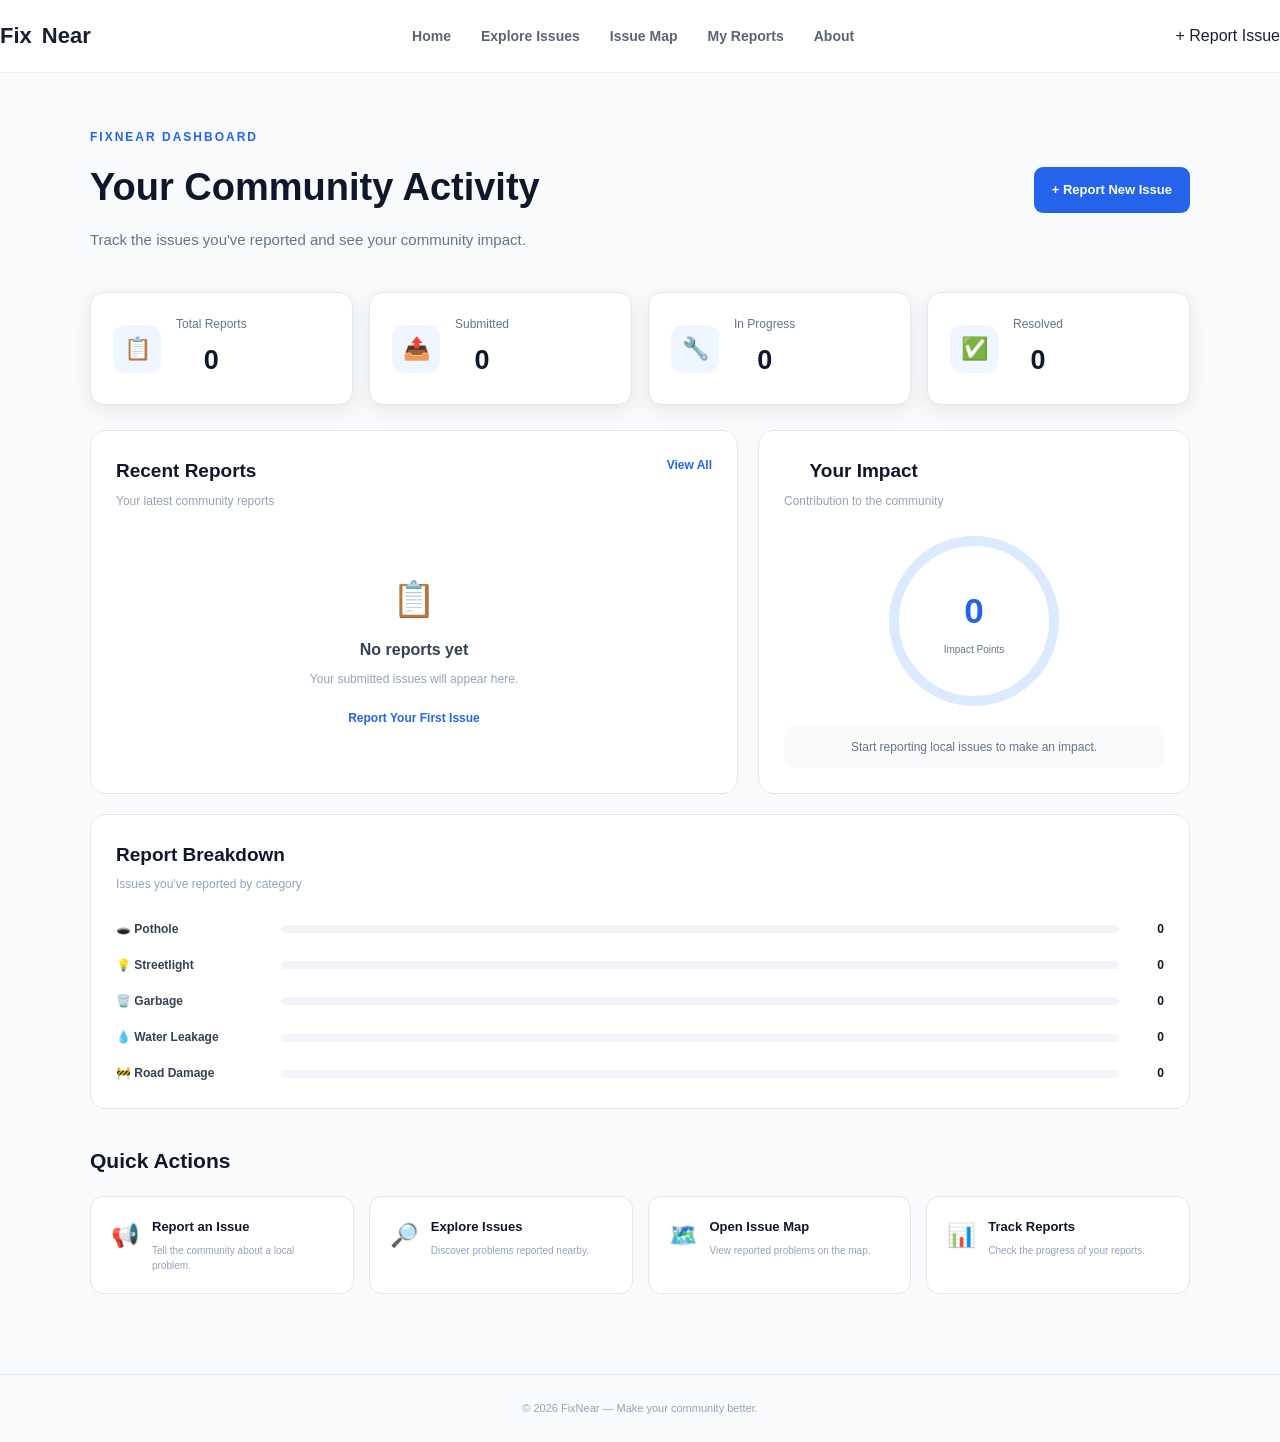
<file: pages/dashboard.html>
<!DOCTYPE html>
<html lang="en">

<head>

    <meta charset="UTF-8">

    <meta name="viewport"
          content="width=device-width, initial-scale=1.0">

    <title>FixNear - Dashboard</title>

    <link rel="stylesheet"
          href="../css/style.css">

    <link rel="stylesheet"
          href="../css/responsive.css">

    <link rel="stylesheet"
          href="../css/dashboard.css">

</head>


<body>


<!-- ========================================
     NAVBAR
======================================== -->

<nav class="navbar">

    <div class="nav-container">

        <a href="../index.html"
           class="logo">

            Fix<span>Near</span>

        </a>


        <div class="nav-links">

            <a href="../index.html">
                Home
            </a>

            <a href="explore.html">
                Explore Issues
            </a>

            <a href="map.html">
                Issue Map
            </a>

            <a href="my-reports.html">
                My Reports
            </a>

            <a href="about.html">
                About
            </a>

        </div>


        <a href="report.html"
           class="nav-report-btn">

            + Report Issue

        </a>

    </div>

</nav>



<!-- ========================================
     DASHBOARD
======================================== -->

<main class="dashboard-page">


    <!-- ====================================
         HEADER
    ==================================== -->

    <section class="dashboard-header">

        <div>

            <p class="dashboard-label">
                FIXNEAR DASHBOARD
            </p>

            <h1>
                Your Community Activity
            </h1>

            <p>
                Track the issues you've reported
                and see your community impact.
            </p>

        </div>


        <a href="report.html"
           class="dashboard-report-button">

            + Report New Issue

        </a>

    </section>



    <!-- ====================================
         STATISTICS
    ==================================== -->

    <section class="dashboard-stats">


        <div class="stat-card">

            <div class="stat-icon">
                📋
            </div>

            <div>

                <span>
                    Total Reports
                </span>

                <strong id="totalReports">
                    0
                </strong>

            </div>

        </div>



        <div class="stat-card">

            <div class="stat-icon">
                📤
            </div>

            <div>

                <span>
                    Submitted
                </span>

                <strong id="submittedReports">
                    0
                </strong>

            </div>

        </div>



        <div class="stat-card">

            <div class="stat-icon">
                🔧
            </div>

            <div>

                <span>
                    In Progress
                </span>

                <strong id="progressReports">
                    0
                </strong>

            </div>

        </div>



        <div class="stat-card">

            <div class="stat-icon">
                ✅
            </div>

            <div>

                <span>
                    Resolved
                </span>

                <strong id="resolvedReports">
                    0
                </strong>

            </div>

        </div>


    </section>



    <!-- ====================================
         CONTENT GRID
    ==================================== -->

    <section class="dashboard-grid">


        <!-- ==================================
             RECENT REPORTS
        ================================== -->

        <div class="dashboard-panel recent-panel">

            <div class="panel-header">

                <div>

                    <h2>
                        Recent Reports
                    </h2>

                    <p>
                        Your latest community reports
                    </p>

                </div>


                <a href="my-reports.html">
                    View All
                </a>

            </div>


            <div id="recentReports"
                 class="recent-reports">

            </div>


            <div id="noRecentReports"
                 class="dashboard-empty">

                <div>
                    📋
                </div>

                <h3>
                    No reports yet
                </h3>

                <p>
                    Your submitted issues will appear here.
                </p>

                <a href="report.html">
                    Report Your First Issue
                </a>

            </div>

        </div>



        <!-- ==================================
             COMMUNITY IMPACT
        ================================== -->

        <div class="dashboard-panel impact-panel">

            <div class="panel-header">

                <div>

                    <h2>
                        Your Impact
                    </h2>

                    <p>
                        Contribution to the community
                    </p>

                </div>

            </div>


            <div class="impact-circle">

                <div>

                    <strong id="impactScore">
                        0
                    </strong>

                    <span>
                        Impact Points
                    </span>

                </div>

            </div>


            <div class="impact-message"
                 id="impactMessage">

                Start reporting local issues
                to make an impact.

            </div>

        </div>


    </section>



    <!-- ====================================
         CATEGORY BREAKDOWN
    ==================================== -->

    <section class="dashboard-panel category-panel">

        <div class="panel-header">

            <div>

                <h2>
                    Report Breakdown
                </h2>

                <p>
                    Issues you've reported by category
                </p>

            </div>

        </div>


        <div class="category-list">


            <div class="category-row">

                <div class="category-name">
                    🕳️ Pothole
                </div>

                <div class="category-bar">

                    <div
                        id="potholeBar"
                        class="category-fill">
                    </div>

                </div>

                <strong id="potholeCount">
                    0
                </strong>

            </div>



            <div class="category-row">

                <div class="category-name">
                    💡 Streetlight
                </div>

                <div class="category-bar">

                    <div
                        id="streetlightBar"
                        class="category-fill">
                    </div>

                </div>

                <strong id="streetlightCount">
                    0
                </strong>

            </div>



            <div class="category-row">

                <div class="category-name">
                    🗑️ Garbage
                </div>

                <div class="category-bar">

                    <div
                        id="garbageBar"
                        class="category-fill">
                    </div>

                </div>

                <strong id="garbageCount">
                    0
                </strong>

            </div>



            <div class="category-row">

                <div class="category-name">
                    💧 Water Leakage
                </div>

                <div class="category-bar">

                    <div
                        id="waterBar"
                        class="category-fill">
                    </div>

                </div>

                <strong id="waterCount">
                    0
                </strong>

            </div>



            <div class="category-row">

                <div class="category-name">
                    🚧 Road Damage
                </div>

                <div class="category-bar">

                    <div
                        id="roadBar"
                        class="category-fill">
                    </div>

                </div>

                <strong id="roadCount">
                    0
                </strong>

            </div>


        </div>

    </section>



    <!-- ====================================
         QUICK ACTIONS
    ==================================== -->

    <section class="quick-actions">

        <h2>
            Quick Actions
        </h2>


        <div class="quick-action-grid">


            <a href="report.html"
               class="quick-action">

                <span>
                    📢
                </span>

                <div>

                    <strong>
                        Report an Issue
                    </strong>

                    <p>
                        Tell the community about
                        a local problem.
                    </p>

                </div>

            </a>



            <a href="explore.html"
               class="quick-action">

                <span>
                    🔎
                </span>

                <div>

                    <strong>
                        Explore Issues
                    </strong>

                    <p>
                        Discover problems reported
                        nearby.
                    </p>

                </div>

            </a>



            <a href="map.html"
               class="quick-action">

                <span>
                    🗺️
                </span>

                <div>

                    <strong>
                        Open Issue Map
                    </strong>

                    <p>
                        View reported problems
                        on the map.
                    </p>

                </div>

            </a>



            <a href="my-reports.html"
               class="quick-action">

                <span>
                    📊
                </span>

                <div>

                    <strong>
                        Track Reports
                    </strong>

                    <p>
                        Check the progress of
                        your reports.
                    </p>

                </div>

            </a>


        </div>

    </section>


</main>



<!-- ========================================
     FOOTER
======================================== -->

<footer class="dashboard-footer">

    <p>
        © 2026 FixNear — Make your community better.
    </p>

</footer>



<script src="../js/dashboard.js"></script>

</body>

</html>
</file>
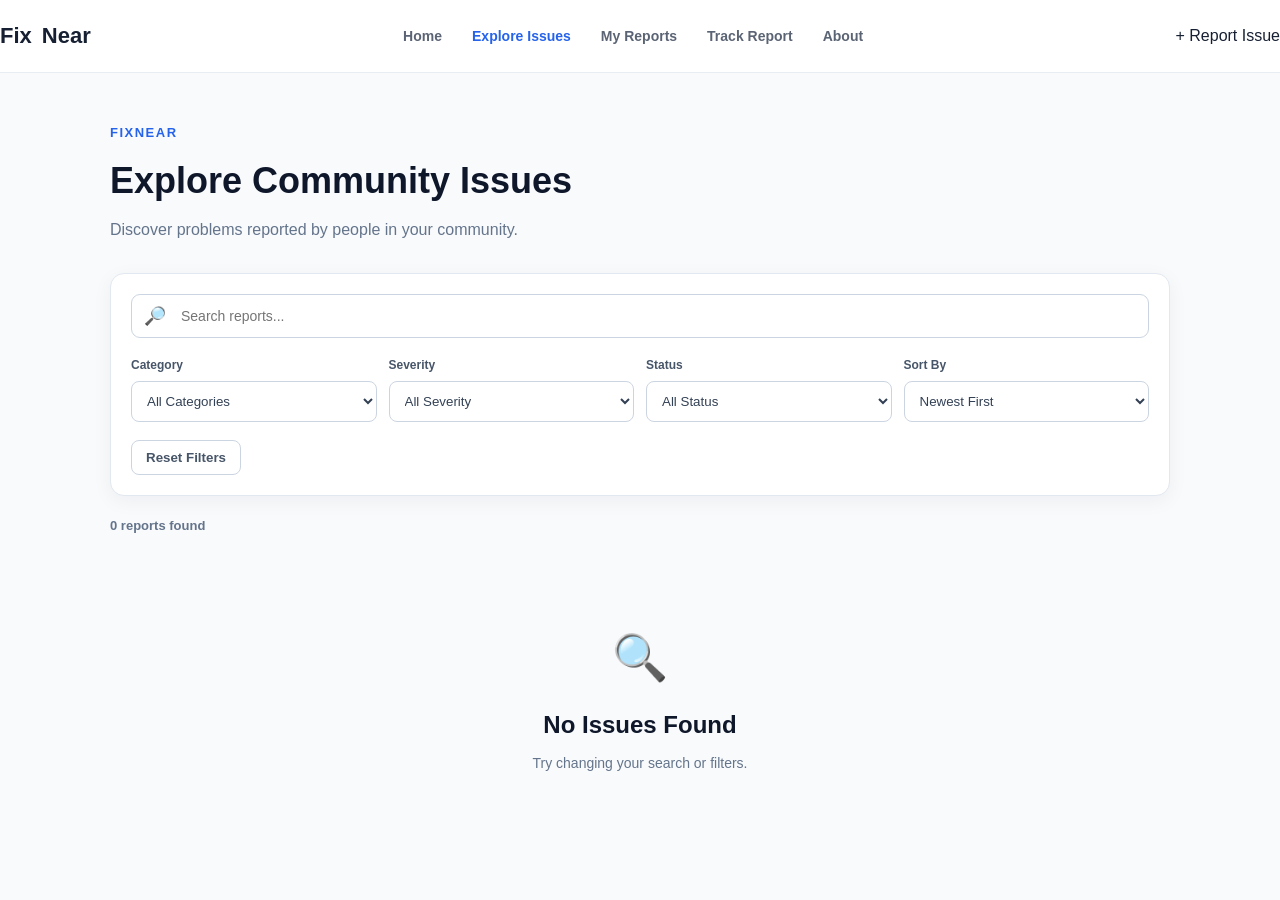
<file: pages/explore.html>
<!DOCTYPE html>
<html lang="en">

<head>

    <meta charset="UTF-8">

    <meta name="viewport"
          content="width=device-width, initial-scale=1.0">

    <title>FixNear - Explore Issues</title>

    <!-- Main CSS -->
    <link rel="stylesheet" href="../css/style.css">

    <!-- Responsive CSS -->
    <link rel="stylesheet" href="../css/responsive.css">

    <!-- Explore CSS -->
    <link rel="stylesheet" href="../css/explore.css">

</head>


<body>


<!-- ========================================
     NAVBAR
======================================== -->

<nav class="navbar">

    <div class="nav-container">

        <a href="../index.html"
           class="logo">

            Fix<span>Near</span>

        </a>


        <div class="nav-links">

            <a href="../index.html">
                Home
            </a>

            <a href="explore.html"
               class="active">
                Explore Issues
            </a>

            <a href="my-reports.html">
                My Reports
            </a>

            <a href="status.html">
                Track Report
            </a>

            <a href="about.html">
                About
            </a>

        </div>


        <a href="report.html"
           class="nav-report-btn">

            + Report Issue

        </a>

    </div>

</nav>



<!-- ========================================
     MAIN
======================================== -->

<main class="explore-page">


    <!-- HEADER -->

    <section class="explore-header">

        <p class="explore-label">
            FIXNEAR
        </p>

        <h1>
            Explore Community Issues
        </h1>

        <p>
            Discover problems reported by people in your community.
        </p>

    </section>



    <!-- ========================================
         FILTER PANEL
    ========================================= -->

    <section class="filter-panel">


        <!-- SEARCH -->

        <div class="search-box">

            <span>
                🔎
            </span>

            <input
                type="text"
                id="searchInput"
                placeholder="Search reports..."
            >

        </div>



        <!-- FILTERS -->

        <div class="filter-row">


            <!-- CATEGORY -->

            <div class="filter-group">

                <label for="categoryFilter">
                    Category
                </label>

                <select id="categoryFilter">

                    <option value="all">
                        All Categories
                    </option>

                    <option value="Pothole">
                        Pothole
                    </option>

                    <option value="Streetlight">
                        Streetlight
                    </option>

                    <option value="Garbage">
                        Garbage
                    </option>

                    <option value="Water Leakage">
                        Water Leakage
                    </option>

                    <option value="Road Damage">
                        Road Damage
                    </option>

                    <option value="Other">
                        Other
                    </option>

                </select>

            </div>



            <!-- SEVERITY -->

            <div class="filter-group">

                <label for="severityFilter">
                    Severity
                </label>

                <select id="severityFilter">

                    <option value="all">
                        All Severity
                    </option>

                    <option value="High">
                        High
                    </option>

                    <option value="Medium">
                        Medium
                    </option>

                    <option value="Low">
                        Low
                    </option>

                </select>

            </div>



            <!-- STATUS -->

            <div class="filter-group">

                <label for="statusFilter">
                    Status
                </label>

                <select id="statusFilter">

                    <option value="all">
                        All Status
                    </option>

                    <option value="Submitted">
                        Submitted
                    </option>

                    <option value="Under Review">
                        Under Review
                    </option>

                    <option value="In Progress">
                        In Progress
                    </option>

                    <option value="Resolved">
                        Resolved
                    </option>

                </select>

            </div>



            <!-- SORT -->

            <div class="filter-group">

                <label for="sortFilter">
                    Sort By
                </label>

                <select id="sortFilter">

                    <option value="newest">
                        Newest First
                    </option>

                    <option value="oldest">
                        Oldest First
                    </option>

                    <option value="priority">
                        Highest Priority
                    </option>

                </select>

            </div>

        </div>



        <!-- RESET -->

        <button
            type="button"
            id="resetFilters"
            class="reset-button">

            Reset Filters

        </button>

    </section>



    <!-- ========================================
         RESULTS
    ========================================= -->

    <div class="results-bar">

        <span id="resultsCount">
            0 reports found
        </span>

    </div>



    <!-- ========================================
         REPORTS
    ========================================= -->

    <section
        id="exploreReports"
        class="explore-reports">
    </section>



    <!-- ========================================
         EMPTY
    ========================================= -->

    <section
        id="exploreEmpty"
        class="explore-empty">

        <div class="empty-icon">
            🔍
        </div>

        <h2>
            No Issues Found
        </h2>

        <p>
            Try changing your search or filters.
        </p>

    </section>


</main>



<!-- ========================================
     JAVASCRIPT
======================================== -->

<script src="../js/explore.js"></script>

</body>

</html>
</file>
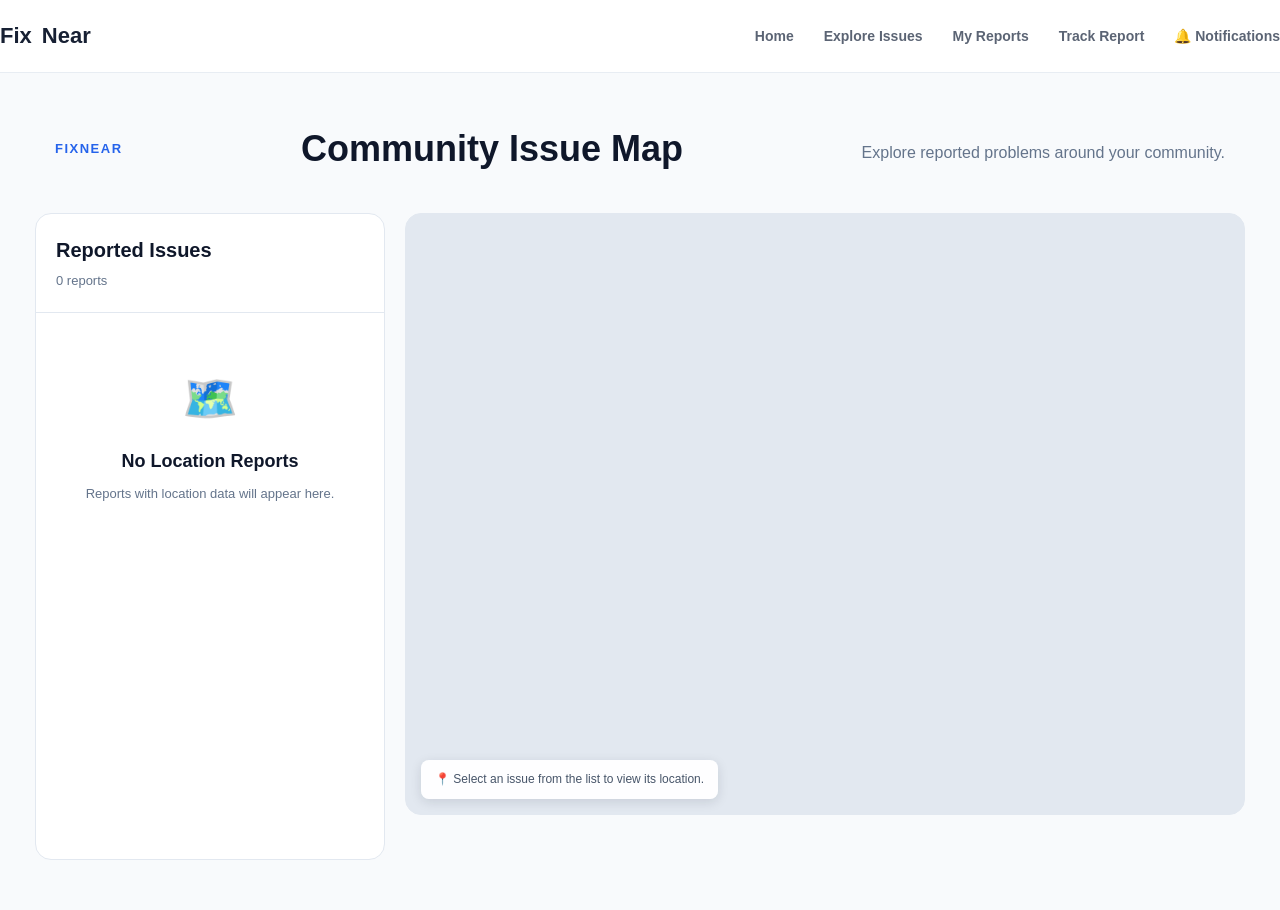
<file: pages/map.html>
<!DOCTYPE html>
<html lang="en">

<head>

    <meta charset="UTF-8">

    <meta name="viewport"
          content="width=device-width, initial-scale=1.0">

    <title>FixNear - Issue Map</title>

    <link rel="stylesheet"
          href="../css/style.css">

    <link rel="stylesheet"
          href="../css/responsive.css">

    <link rel="stylesheet"
          href="../css/map.css">

</head>


<body>


<!-- ========================================
     NAVBAR
======================================== -->

<nav class="navbar">

    <div class="nav-container">

        <div class="logo">
            Fix<span>Near</span>
        </div>


        <div class="nav-links">

            <a href="../index.html">
                Home
            </a>

            <a href="explore.html">
                Explore Issues
            </a>

            <a href="my-reports.html">
                My Reports
            </a>

            <a href="status.html">
                Track Report
            </a>

            <a href="notifications.html">
                🔔 Notifications
            </a>

        </div>

    </div>

</nav>


<!-- ========================================
     MAP PAGE
======================================== -->

<main class="map-page">


    <!-- HEADER -->

    <section class="map-header">

        <p class="map-label">
            FIXNEAR
        </p>

        <h1>
            Community Issue Map
        </h1>

        <p>
            Explore reported problems around your community.
        </p>

    </section>


    <!-- ====================================
         MAP LAYOUT
    ==================================== -->

    <section class="map-layout">


        <!-- =================================
             REPORT LIST
        ================================== -->

        <aside class="map-sidebar">

            <div class="sidebar-header">

                <div>

                    <h2>
                        Reported Issues
                    </h2>

                    <p id="reportCount">
                        0 reports
                    </p>

                </div>

            </div>


            <div
                id="mapReports"
                class="map-reports">
            </div>


            <div
                id="mapEmpty"
                class="map-empty">

                <div>
                    🗺️
                </div>

                <h3>
                    No Location Reports
                </h3>

                <p>
                    Reports with location data will appear here.
                </p>

            </div>

        </aside>


        <!-- =================================
             MAP
        ================================== -->

        <div class="map-container">

            <iframe
                id="osmMap"
                title="FixNear Community Map"
                loading="lazy"
                src="https://www.openstreetmap.org/export/embed.html?bbox=77.55,12.90,77.65,13.00&layer=mapnik">
            </iframe>


            <div class="map-note">

                📍 Select an issue from the list to view
                its location.

            </div>

        </div>


    </section>


</main>


<script src="../js/map.js"></script>

</body>

</html>
</file>
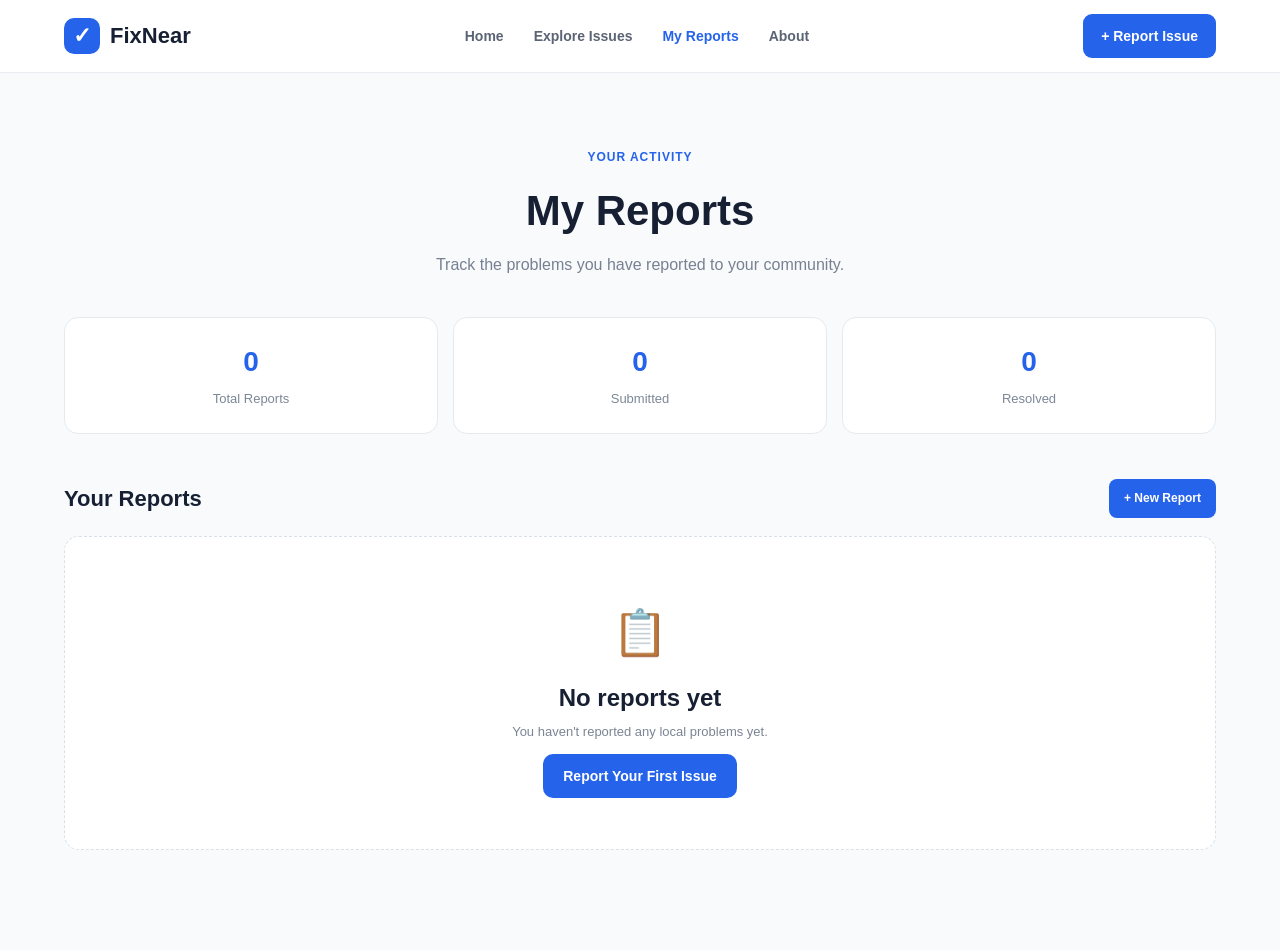
<file: pages/my-reports.html>
<!DOCTYPE html>
<html lang="en">

<head>

    <meta charset="UTF-8">

    <meta name="viewport" content="width=device-width, initial-scale=1.0">

    <title>My Reports | FixNear</title>

    <link rel="stylesheet" href="../css/style.css">
    <link rel="stylesheet" href="../css/responsive.css">

</head>

<body>

    <!-- NAVBAR -->

    <header class="navbar">

        <div class="container nav-container">

            <a href="../index.html" class="logo">

                <span class="logo-icon">✓</span>

                FixNear

            </a>

            <nav class="nav-links">

                <a href="../index.html">
                    Home
                </a>

                <a href="explore.html">
                    Explore Issues
                </a>

                <a href="my-reports.html" class="active">
                    My Reports
                </a>

                <a href="about.html">
                    About
                </a>

            </nav>

            <a href="report.html" class="nav-button">
                + Report Issue
            </a>

        </div>

    </header>


    <!-- MAIN -->

    <main class="my-reports-page">

        <div class="container">

            <!-- HEADER -->

            <div class="my-reports-heading">

                <span>YOUR ACTIVITY</span>

                <h1>
                    My Reports
                </h1>

                <p>
                    Track the problems you have reported
                    to your community.
                </p>

            </div>


            <!-- REPORT SUMMARY -->

            <div class="report-summary">

                <div class="summary-card">

                    <strong id="totalReports">
                        0
                    </strong>

                    <span>
                        Total Reports
                    </span>

                </div>


                <div class="summary-card">

                    <strong id="submittedReports">
                        0
                    </strong>

                    <span>
                        Submitted
                    </span>

                </div>


                <div class="summary-card">

                    <strong id="resolvedReports">
                        0
                    </strong>

                    <span>
                        Resolved
                    </span>

                </div>

            </div>


            <!-- REPORT LIST -->

            <div class="reports-header">

                <h2>
                    Your Reports
                </h2>

                <a href="report.html" class="small-report-button">
                    + New Report
                </a>

            </div>


            <div id="reportsContainer">

                <!-- Reports will appear here -->

            </div>


            <!-- EMPTY STATE -->

            <div id="emptyReports" class="empty-reports">

                <div class="empty-icon">
                    📋
                </div>

                <h2>
                    No reports yet
                </h2>

                <p>
                    You haven't reported any local problems yet.
                </p>

                <a href="report.html" class="primary-button">
                    Report Your First Issue
                </a>

            </div>

        </div>

    </main>


   <script src="../js/my-report.js"></script>
</body>

</html>
</file>
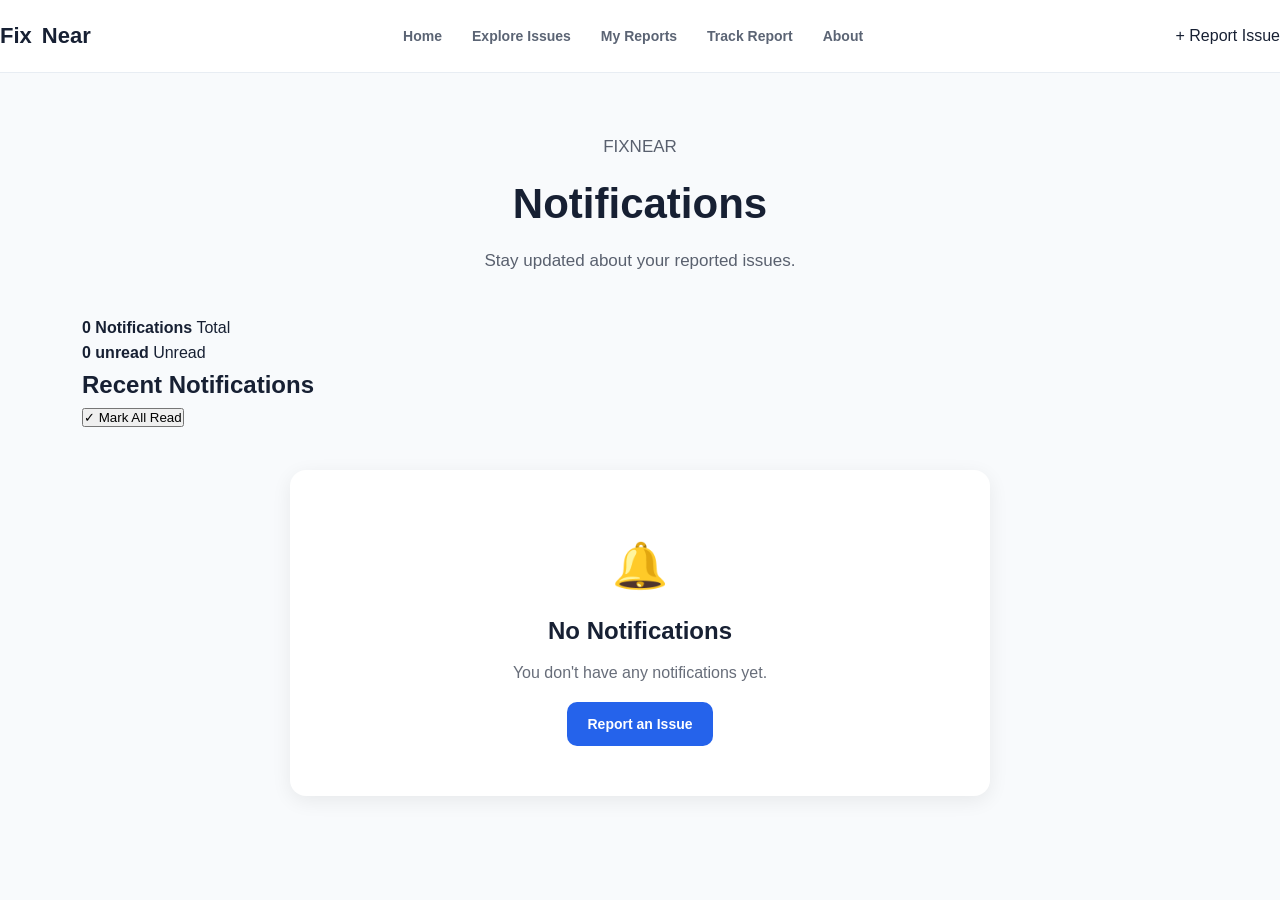
<file: pages/notifications.html>
<!DOCTYPE html>
<html lang="en">

<head>

    <meta charset="UTF-8">

    <meta name="viewport"
          content="width=device-width, initial-scale=1.0">

    <title>Notifications | FixNear</title>

    <link rel="stylesheet" href="../css/style.css">
    <link rel="stylesheet" href="../css/responsive.css">
    <link rel="stylesheet" href="../css/notifications.css">

</head>

<body>

    <!-- NAVBAR -->

    <nav class="navbar">

        <div class="nav-container">

            <a href="../index.html" class="logo">
                Fix<span>Near</span>
            </a>

            <div class="nav-links">

                <a href="../index.html">
                    Home
                </a>

                <a href="explore.html">
                    Explore Issues
                </a>

                <a href="my-reports.html">
                    My Reports
                </a>

                <a href="status.html">
                    Track Report
                </a>

                <a href="about.html">
                    About
                </a>

            </div>

            <a href="report.html"
               class="nav-report-btn">

                + Report Issue

            </a>

        </div>

    </nav>


    <!-- MAIN -->

    <main class="notifications-page">

        <div class="container">

            <div class="notifications-heading">

                <p class="notifications-label">
                    FIXNEAR
                </p>

                <h1>
                    Notifications
                </h1>

                <p>
                    Stay updated about your reported issues.
                </p>

            </div>


            <!-- SUMMARY -->

            <div class="notification-summary">

                <div class="notification-summary-card">

                    <strong id="notificationCount">
                        0 Notifications
                    </strong>

                    <span>
                        Total
                    </span>

                </div>


                <div class="notification-summary-card">

                    <strong id="unreadCount">
                        0 unread
                    </strong>

                    <span>
                        Unread
                    </span>

                </div>

            </div>


            <!-- HEADER -->

            <div class="notifications-header">

                <h2>
                    Recent Notifications
                </h2>

                <button
                    type="button"
                    id="markAllRead"
                    class="mark-all-read">

                    ✓ Mark All Read

                </button>

            </div>


            <!-- NOTIFICATIONS -->

            <div id="notificationsContainer"
                 class="notifications-container">
            </div>


            <!-- EMPTY -->

            <div id="emptyNotifications"
                 class="empty-notifications">

                <div class="empty-icon">
                    🔔
                </div>

                <h2>
                    No Notifications
                </h2>

                <p>
                    You don't have any notifications yet.
                </p>

                <a href="report.html"
                   class="primary-button">

                    Report an Issue

                </a>

            </div>

        </div>

    </main>


    <!-- JAVASCRIPT -->

    <script src="../js/notifications.js"></script>

</body>

</html>
</file>
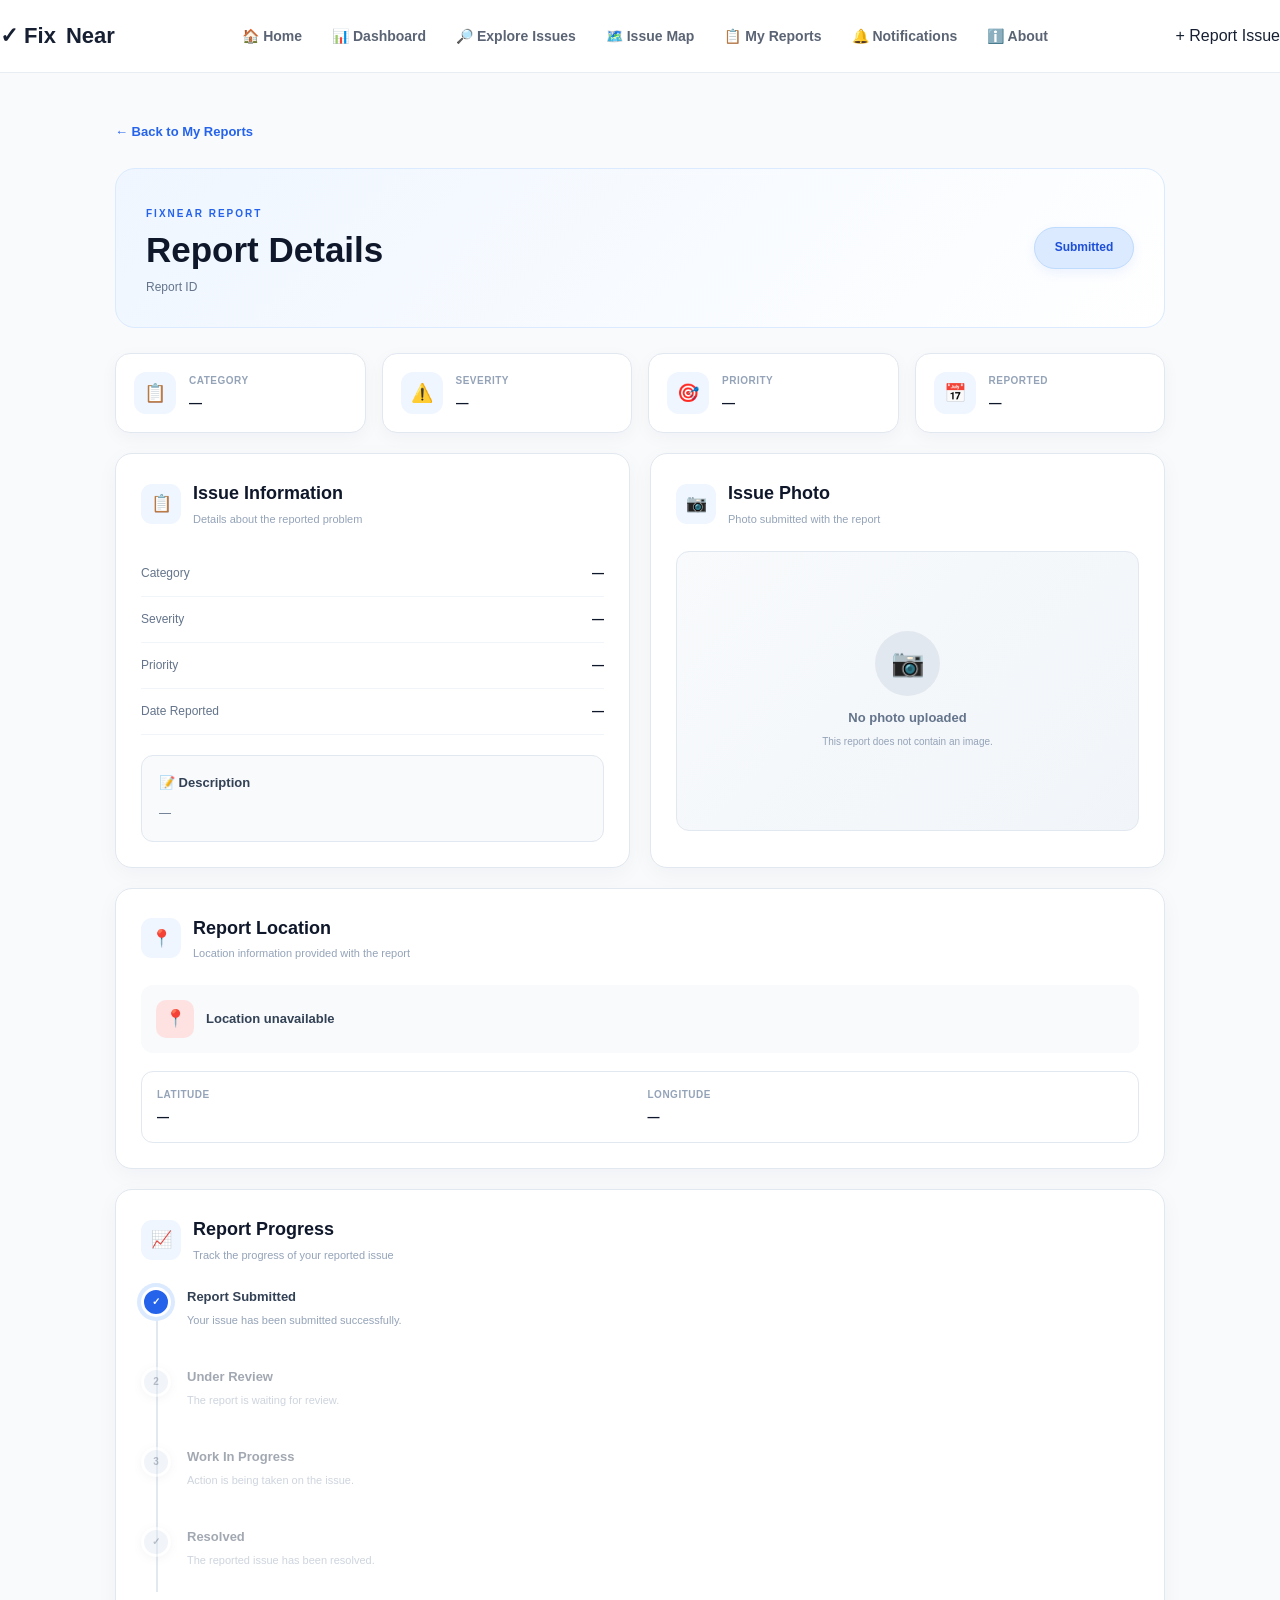
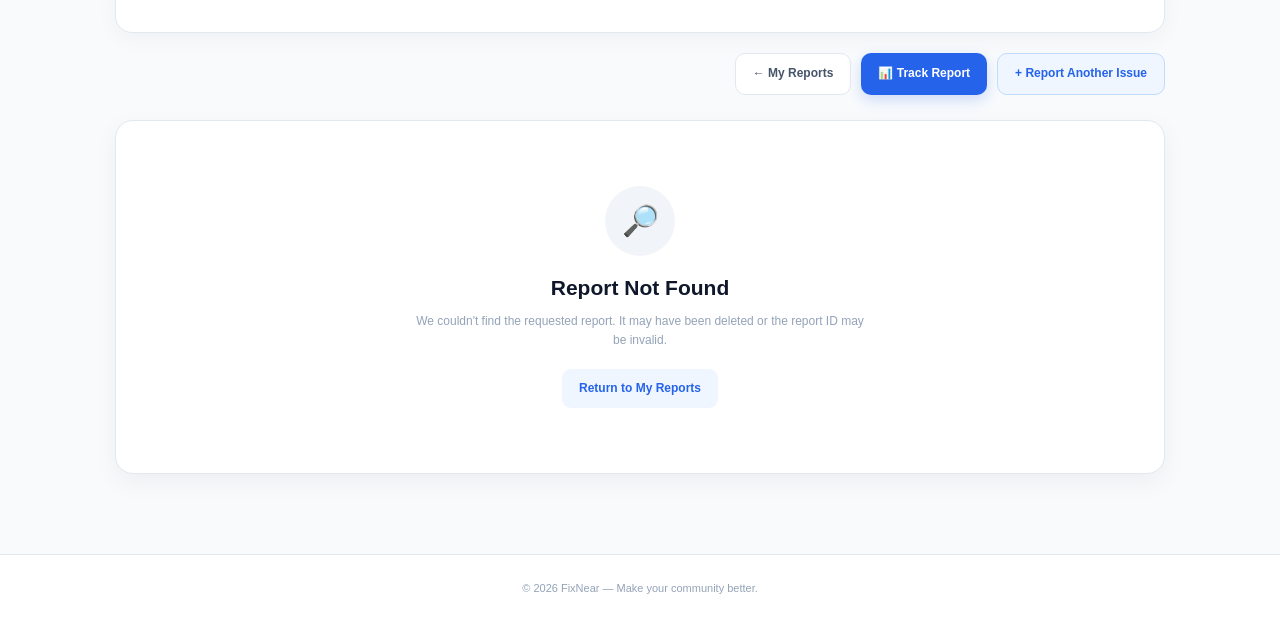
<file: pages/report-details.html>
<!DOCTYPE html>
<html lang="en">

<head>
    <meta charset="UTF-8">

    <meta name="viewport"
          content="width=device-width, initial-scale=1.0">

    <title>FixNear - Report Details</title>

    <link rel="stylesheet"
          href="../css/style.css">

    <link rel="stylesheet"
          href="../css/responsive.css">

    <link rel="stylesheet"
          href="../css/report-details.css">
</head>


<body>

<!-- ==================================================
     NAVBAR
================================================== -->

<nav class="navbar">

    <div class="nav-container">

        <!-- LOGO -->
        <a href="../index.html"
           class="logo">
            ✓ Fix<span>Near</span>
        </a>


        <!-- NAVIGATION -->
        <div class="nav-links">

            <a href="../index.html">
                🏠 Home
            </a>

            <a href="my-reports.html">
                📊 Dashboard
            </a>

            <a href="explore.html">
                🔎 Explore Issues
            </a>

            <a href="map.html">
                🗺️ Issue Map
            </a>

            <a href="my-reports.html">
                📋 My Reports
            </a>

            <a href="notifications.html">
                🔔 Notifications
            </a>

            <a href="about.html">
                ℹ️ About
            </a>

        </div>


        <!-- REPORT BUTTON -->
        <a href="report.html"
           class="nav-report-btn">

            + Report Issue

        </a>

    </div>

</nav>



<!-- ==================================================
     MAIN CONTENT
================================================== -->

<main class="report-details-page">


    <!-- BACK BUTTON -->

    <a href="my-reports.html"
       class="back-button">

        ← Back to My Reports

    </a>



    <!-- ==================================================
         REPORT HEADER
    ================================================== -->

    <section class="details-header">

        <div class="details-header-content">

            <span class="details-label">
                FIXNEAR REPORT
            </span>

            <h1 id="reportCategory">
                Report Details
            </h1>

            <p id="reportId">
                Report ID
            </p>

        </div>


        <!-- STATUS -->

        <span id="reportStatus"
              class="details-status">

            Submitted

        </span>

    </section>



    <!-- ==================================================
         QUICK SUMMARY
    ================================================== -->

    <section class="details-summary-grid">


        <div class="summary-item">

            <span class="summary-icon">
                📋
            </span>

            <div>
                <small>
                    Category
                </small>

                <strong id="summaryCategory">
                    —
                </strong>
            </div>

        </div>



        <div class="summary-item">

            <span class="summary-icon">
                ⚠️
            </span>

            <div>
                <small>
                    Severity
                </small>

                <strong id="summarySeverity">
                    —
                </strong>
            </div>

        </div>



        <div class="summary-item">

            <span class="summary-icon">
                🎯
            </span>

            <div>
                <small>
                    Priority
                </small>

                <strong id="summaryPriority">
                    —
                </strong>
            </div>

        </div>



        <div class="summary-item">

            <span class="summary-icon">
                📅
            </span>

            <div>
                <small>
                    Reported
                </small>

                <strong id="summaryDate">
                    —
                </strong>
            </div>

        </div>


    </section>



    <!-- ==================================================
         MAIN INFORMATION GRID
    ================================================== -->

    <section class="details-grid">


        <!-- ==================================================
             ISSUE INFORMATION
        ================================================== -->

        <div class="details-card">

            <div class="card-heading">

                <div class="card-heading-icon">
                    📋
                </div>

                <div>

                    <h2>
                        Issue Information
                    </h2>

                    <p>
                        Details about the reported problem
                    </p>

                </div>

            </div>



            <!-- CATEGORY -->

            <div class="info-row">

                <span>
                    Category
                </span>

                <strong id="infoCategory">
                    —
                </strong>

            </div>



            <!-- SEVERITY -->

            <div class="info-row">

                <span>
                    Severity
                </span>

                <strong id="infoSeverity">
                    —
                </strong>

            </div>



            <!-- PRIORITY -->

            <div class="info-row">

                <span>
                    Priority
                </span>

                <strong id="infoPriority">
                    —
                </strong>

            </div>



            <!-- DATE -->

            <div class="info-row">

                <span>
                    Date Reported
                </span>

                <strong id="infoDate">
                    —
                </strong>

            </div>



            <!-- DESCRIPTION -->

            <div class="description-box">

                <h3>
                    📝 Description
                </h3>

                <p id="infoDescription">
                    —
                </p>

            </div>

        </div>



        <!-- ==================================================
             PHOTO
        ================================================== -->

        <div class="details-card photo-card">

            <div class="card-heading">

                <div class="card-heading-icon">
                    📷
                </div>

                <div>

                    <h2>
                        Issue Photo
                    </h2>

                    <p>
                        Photo submitted with the report
                    </p>

                </div>

            </div>


            <div id="photoContainer"
                 class="photo-container">

                <div class="no-photo">

                    <div class="no-photo-icon">
                        📷
                    </div>

                    <p>
                        No photo uploaded
                    </p>

                    <span>
                        This report does not contain an image.
                    </span>

                </div>

            </div>

        </div>


    </section>



    <!-- ==================================================
         LOCATION
    ================================================== -->

    <section class="details-card location-card">


        <div class="card-heading">

            <div class="card-heading-icon">
                📍
            </div>

            <div>

                <h2>
                    Report Location
                </h2>

                <p>
                    Location information provided with the report
                </p>

            </div>

        </div>



        <!-- LOCATION NAME -->

        <div class="location-information">

            <div class="location-main">

                <span class="location-pin">
                    📍
                </span>

                <p id="reportLocation">
                    Location unavailable
                </p>

            </div>


            <!-- COORDINATES -->

            <div class="coordinates">

                <div class="coordinate-item">

                    <span>
                        Latitude
                    </span>

                    <strong id="latitude">
                        —
                    </strong>

                </div>


                <div class="coordinate-item">

                    <span>
                        Longitude
                    </span>

                    <strong id="longitude">
                        —
                    </strong>

                </div>

            </div>

        </div>

    </section>



    <!-- ==================================================
         STATUS TIMELINE
    ================================================== -->

    <section class="details-card timeline-card">


        <div class="card-heading">

            <div class="card-heading-icon">
                📈
            </div>

            <div>

                <h2>
                    Report Progress
                </h2>

                <p>
                    Track the progress of your reported issue
                </p>

            </div>

        </div>



        <div class="timeline">


            <!-- ==================================================
                 STEP 1
            ================================================== -->

            <div id="submittedTimeline"
                 class="timeline-item active">

                <div class="timeline-marker">

                    <div class="timeline-dot">
                        ✓
                    </div>

                </div>


                <div class="timeline-content">

                    <strong>
                        Report Submitted
                    </strong>

                    <p>
                        Your issue has been submitted successfully.
                    </p>

                </div>

            </div>



            <!-- ==================================================
                 STEP 2
            ================================================== -->

            <div id="reviewTimeline"
                 class="timeline-item">

                <div class="timeline-marker">

                    <div class="timeline-dot">
                        2
                    </div>

                </div>


                <div class="timeline-content">

                    <strong>
                        Under Review
                    </strong>

                    <p>
                        The report is waiting for review.
                    </p>

                </div>

            </div>



            <!-- ==================================================
                 STEP 3
            ================================================== -->

            <div id="progressTimeline"
                 class="timeline-item">

                <div class="timeline-marker">

                    <div class="timeline-dot">
                        3
                    </div>

                </div>


                <div class="timeline-content">

                    <strong>
                        Work In Progress
                    </strong>

                    <p>
                        Action is being taken on the issue.
                    </p>

                </div>

            </div>



            <!-- ==================================================
                 STEP 4
            ================================================== -->

            <div id="resolvedTimeline"
                 class="timeline-item">

                <div class="timeline-marker">

                    <div class="timeline-dot">
                        ✓
                    </div>

                </div>


                <div class="timeline-content">

                    <strong>
                        Resolved
                    </strong>

                    <p>
                        The reported issue has been resolved.
                    </p>

                </div>

            </div>


        </div>

    </section>



    <!-- ==================================================
         REPORT ACTIONS
    ================================================== -->

    <section class="details-actions">


        <a href="my-reports.html"
           class="secondary-action">

            ← My Reports

        </a>


        <a href="status.html"
           class="primary-action">

            📊 Track Report

        </a>


        <a href="report.html"
           class="report-action">

            + Report Another Issue

        </a>


    </section>



    <!-- ==================================================
         REPORT NOT FOUND
    ================================================== -->

    <section id="reportNotFound"
             class="report-not-found">

        <div class="not-found-icon">
            🔎
        </div>

        <h2>
            Report Not Found
        </h2>

        <p>
            We couldn't find the requested report.
            It may have been deleted or the report ID may be invalid.
        </p>

        <a href="my-reports.html">
            Return to My Reports
        </a>

    </section>


</main>



<!-- ==================================================
     FOOTER
================================================== -->

<footer class="dashboard-footer">

    <p>
        © 2026 FixNear — Make your community better.
    </p>

</footer>



<!-- ==================================================
     JAVASCRIPT
================================================== -->

<script src="../js/report-details.js"></script>

</body>

</html>
</file>
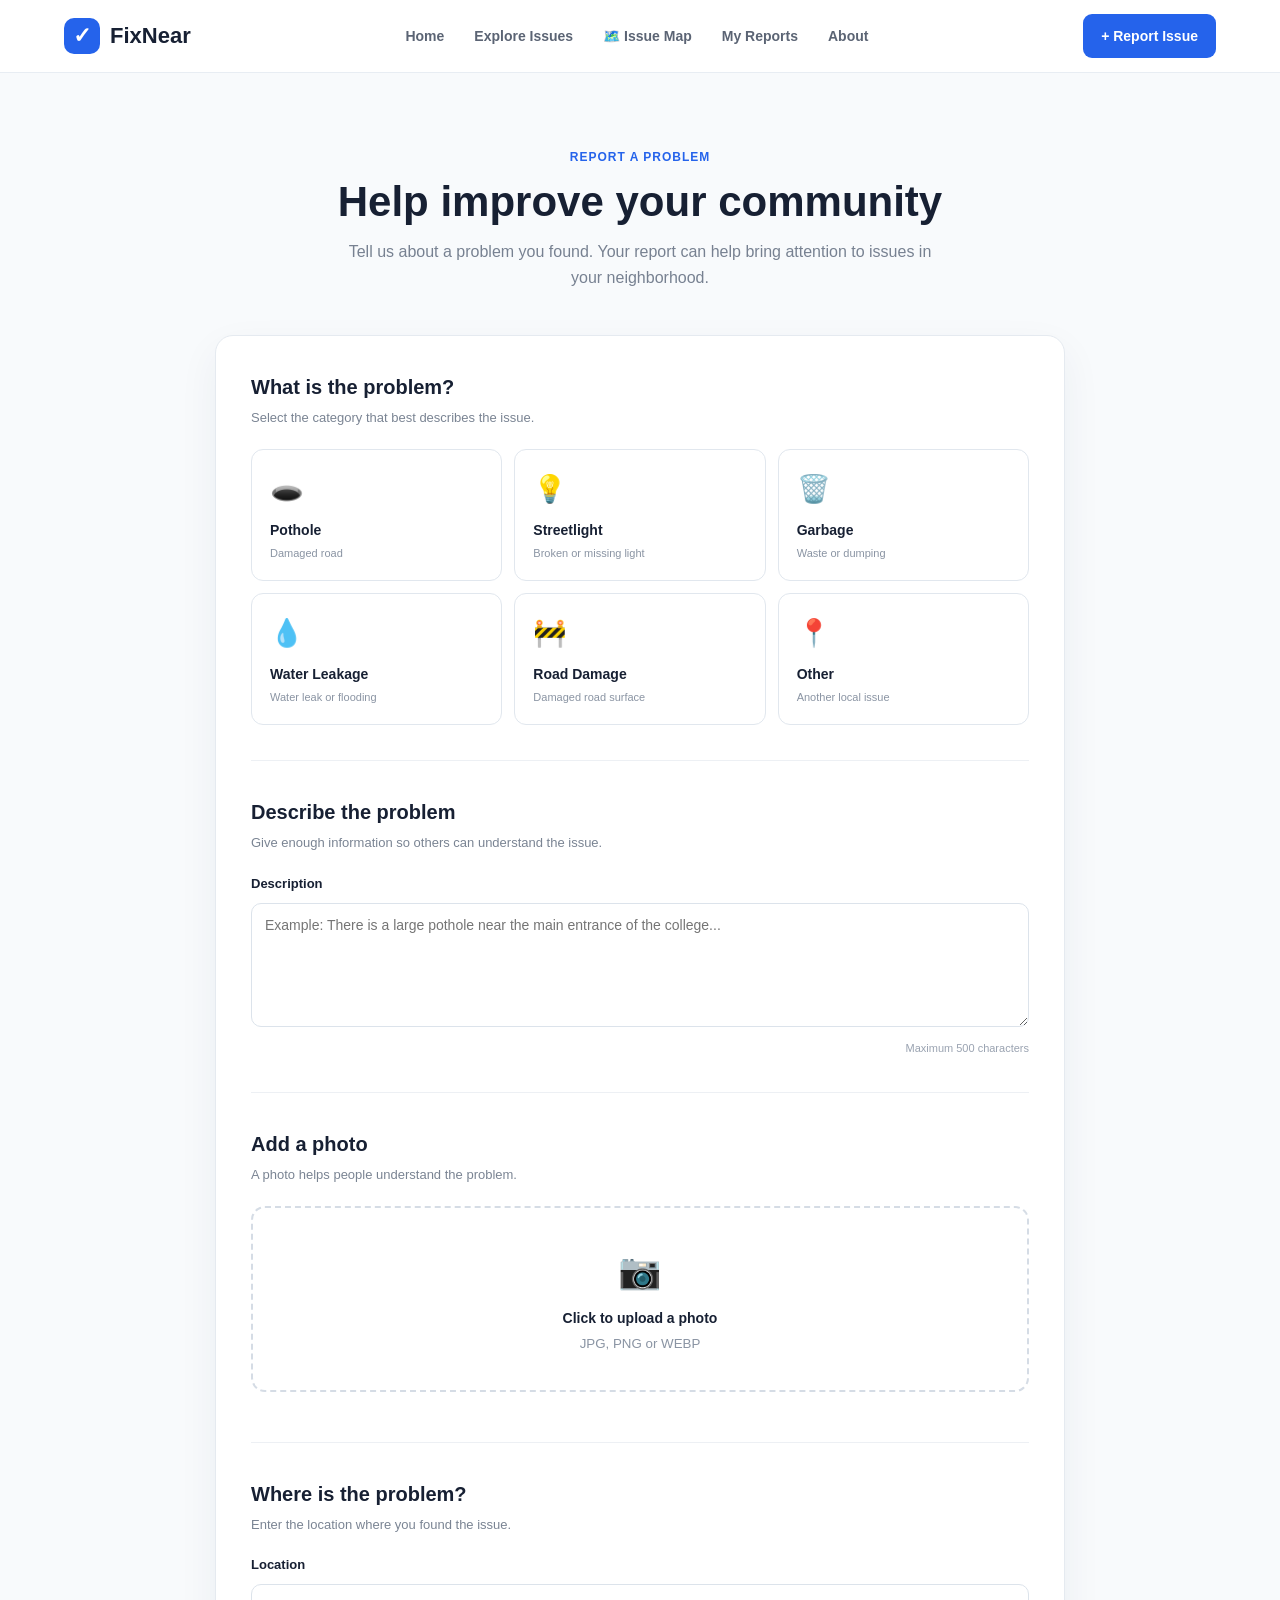
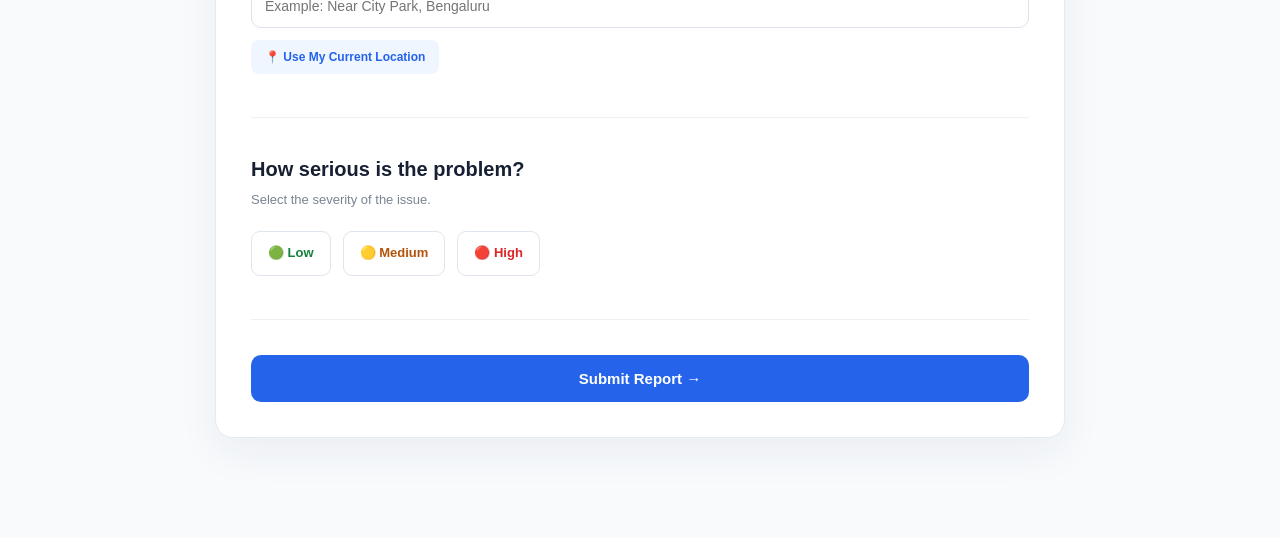
<file: pages/report.html>
<!DOCTYPE html>
<html lang="en">

<head>

    <meta charset="UTF-8">

    <meta name="viewport" content="width=device-width, initial-scale=1.0">

    <title>Report an Issue | FixNear</title>

    <link rel="stylesheet" href="../css/style.css">
    <link rel="stylesheet" href="../css/responsive.css">

</head>

<body>

    <!-- NAVBAR -->

    <header class="navbar">

        <div class="container nav-container">

            <a href="../index.html" class="logo">

                <span class="logo-icon">✓</span>

                FixNear

            </a>

            <nav class="nav-links">

                <a href="../index.html">
                    Home
                </a>

                <a href="explore.html">
                    Explore Issues
                </a>

                <a href="map.html">
    🗺️ Issue Map
</a>

                <a href="my-reports.html">
                    My Reports
                </a>

                <a href="about.html">
                    About
                </a>

            </nav>

            <a href="report.html" class="nav-button">
                + Report Issue
            </a>

        </div>

    </header>


    <!-- REPORT SECTION -->

    <main class="report-page">

        <div class="container report-container">

            <!-- PAGE HEADER -->

            <div class="report-heading">

                <span>REPORT A PROBLEM</span>

                <h1>
                    Help improve your community
                </h1>

                <p>
                    Tell us about a problem you found.
                    Your report can help bring attention to
                    issues in your neighborhood.
                </p>

            </div>


            <!-- FORM -->

            <form id="reportForm" class="report-form">


                <!-- CATEGORY -->

                <div class="form-section">

                    <h2>
                        What is the problem?
                    </h2>

                    <p class="form-description">
                        Select the category that best describes
                        the issue.
                    </p>


                    <div class="category-grid">


                        <label class="category-option">

                            <input
                                type="radio"
                                name="category"
                                value="Pothole"
                                required
                            >

                            <div class="category-card">

                                <span>🕳️</span>

                                <strong>Pothole</strong>

                                <small>
                                    Damaged road
                                </small>

                            </div>

                        </label>


                        <label class="category-option">

                            <input
                                type="radio"
                                name="category"
                                value="Streetlight"
                            >

                            <div class="category-card">

                                <span>💡</span>

                                <strong>Streetlight</strong>

                                <small>
                                    Broken or missing light
                                </small>

                            </div>

                        </label>


                        <label class="category-option">

                            <input
                                type="radio"
                                name="category"
                                value="Garbage"
                            >

                            <div class="category-card">

                                <span>🗑️</span>

                                <strong>Garbage</strong>

                                <small>
                                    Waste or dumping
                                </small>

                            </div>

                        </label>


                        <label class="category-option">

                            <input
                                type="radio"
                                name="category"
                                value="Water Leakage"
                            >

                            <div class="category-card">

                                <span>💧</span>

                                <strong>Water Leakage</strong>

                                <small>
                                    Water leak or flooding
                                </small>

                            </div>

                        </label>


                        <label class="category-option">

                            <input
                                type="radio"
                                name="category"
                                value="Road Damage"
                            >

                            <div class="category-card">

                                <span>🚧</span>

                                <strong>Road Damage</strong>

                                <small>
                                    Damaged road surface
                                </small>

                            </div>

                        </label>


                        <label class="category-option">

                            <input
                                type="radio"
                                name="category"
                                value="Other"
                            >

                            <div class="category-card">

                                <span>📍</span>

                                <strong>Other</strong>

                                <small>
                                    Another local issue
                                </small>

                            </div>

                        </label>

                    </div>

                </div>


                <!-- DESCRIPTION -->

                <div class="form-section">

                    <h2>
                        Describe the problem
                    </h2>

                    <p class="form-description">
                        Give enough information so others can
                        understand the issue.
                    </p>


                    <label for="description">
                        Description
                    </label>

                    <textarea
                        id="description"
                        name="description"
                        rows="6"
                        maxlength="500"
                        placeholder="Example: There is a large pothole near the main entrance of the college..."
                        required
                    ></textarea>

                    <div class="character-count">

                        Maximum 500 characters

                    </div>

                </div>


                <!-- PHOTO -->

                <div class="form-section">

                    <h2>
                        Add a photo
                    </h2>

                    <p class="form-description">
                        A photo helps people understand the problem.
                    </p>


                    <label
                        for="issuePhoto"
                        class="upload-box"
                    >

                        <div class="upload-icon">
                            📷
                        </div>

                        <strong>
                            Click to upload a photo
                        </strong>

                        <small>
                            JPG, PNG or WEBP
                        </small>

                    </label>

                    <input
                        type="file"
                        id="issuePhoto"
                        accept="image/*"
                        hidden
                    >

                    <div id="imagePreview"></div>

                </div>


                <!-- LOCATION -->

                <div class="form-section">

                    <h2>
                        Where is the problem?
                    </h2>

                    <p class="form-description">
                        Enter the location where you found the issue.
                    </p>


                    <label for="location">
                        Location
                    </label>

                    <input
                        type="text"
                        id="location"
                        name="location"
                        placeholder="Example: Near City Park, Bengaluru"
                        required
                    >


                    <button
                        type="button"
                        id="locationButton"
                        class="location-button"
                    >
                        📍 Use My Current Location
                    </button>

                    <p
                        id="locationMessage"
                        class="location-message"
                    ></p>

                </div>


                <!-- SEVERITY -->

                <div class="form-section">

                    <h2>
                        How serious is the problem?
                    </h2>

                    <p class="form-description">
                        Select the severity of the issue.
                    </p>


                    <div class="severity-options">


                        <label>

                            <input
                                type="radio"
                                name="severity"
                                value="Low"
                                required
                            >

                            <span class="severity-low">
                                🟢 Low
                            </span>

                        </label>


                        <label>

                            <input
                                type="radio"
                                name="severity"
                                value="Medium"
                            >

                            <span class="severity-medium">
                                🟡 Medium
                            </span>

                        </label>


                        <label>

                            <input
                                type="radio"
                                name="severity"
                                value="High"
                            >

                            <span class="severity-high">
                                🔴 High
                            </span>

                        </label>

                    </div>

                </div>


                <!-- SUBMIT -->

                <button
                    type="submit"
                    class="submit-report-button"
                >

                    Submit Report →

                </button>


            </form>

        </div>

    </main>


    <script src="../js/report.js"></script>

</body>

</html>
</file>
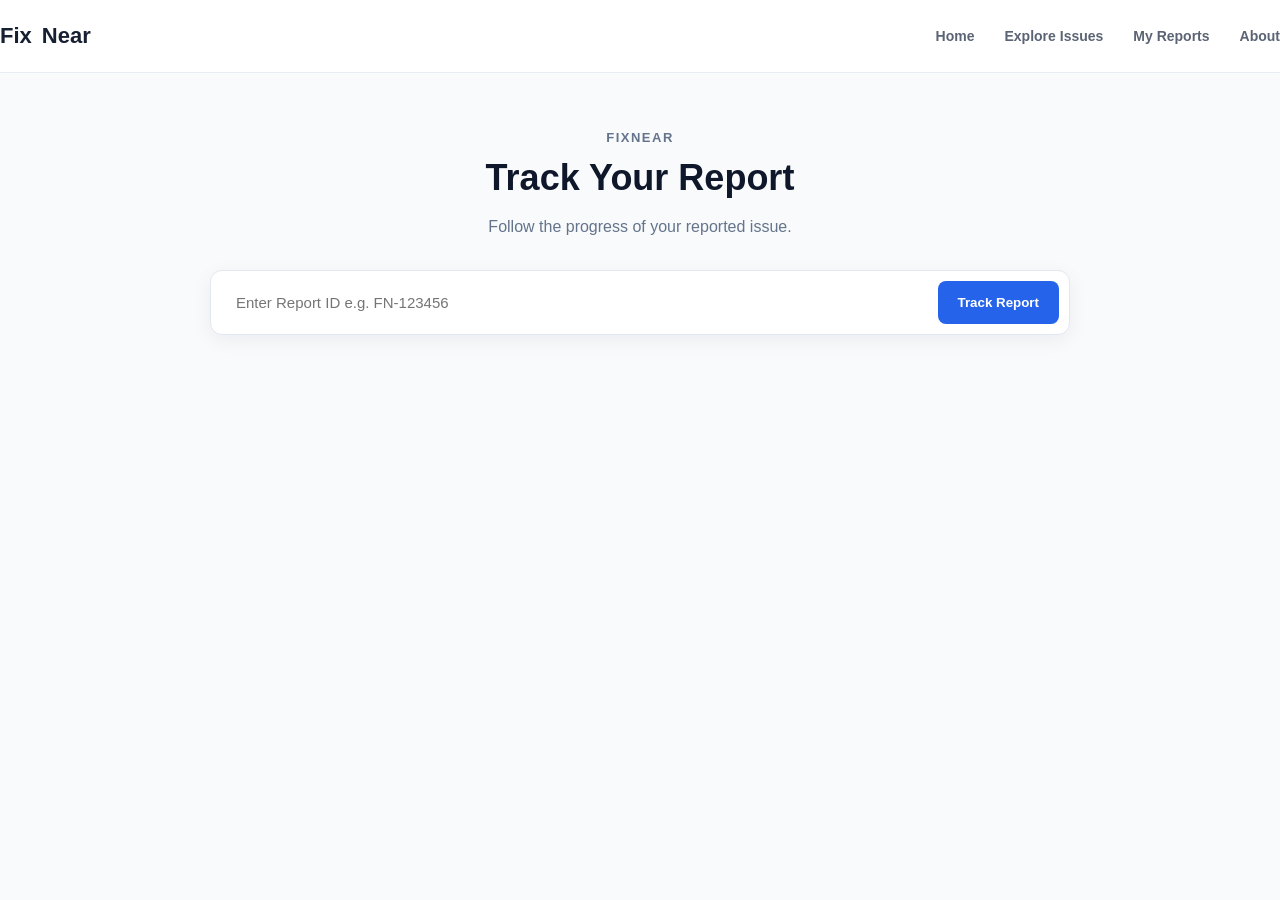
<file: pages/status.html>
<!DOCTYPE html>
<html lang="en">

<head>

    <meta charset="UTF-8">

    <meta name="viewport"
          content="width=device-width, initial-scale=1.0">

    <title>FixNear - Track Report</title>

    <link rel="stylesheet"
          href="../css/style.css">

    <link rel="stylesheet"
          href="../css/responsive.css">

    <link rel="stylesheet"
          href="../css/status.css">

</head>


<body>


<!-- ========================================
     NAVBAR
======================================== -->

<nav class="navbar">

    <div class="nav-container">

        <div class="logo">
            Fix<span>Near</span>
        </div>

        <div class="nav-links">

            <a href="../index.html">
                Home
            </a>

            <a href="explore.html">
                Explore Issues
            </a>

            <a href="my-reports.html">
                My Reports
            </a>

            <a href="about.html">
                About
            </a>

        </div>

    </div>

</nav>


<!-- ========================================
     STATUS PAGE
======================================== -->

<main class="status-page">


    <div class="status-header">

        <p class="status-label">
            FIXNEAR
        </p>

        <h1>
            Track Your Report
        </h1>

        <p>
            Follow the progress of your reported issue.
        </p>

    </div>


    <!-- ====================================
         SEARCH
    ==================================== -->

    <div class="status-search">

        <input
            type="text"
            id="reportIdInput"
            placeholder="Enter Report ID e.g. FN-123456">

        <button id="trackButton">
            Track Report
        </button>

    </div>


    <!-- ====================================
         RESULT
    ==================================== -->

    <div
        id="statusResult"
        class="status-result">

    </div>


</main>


<script src="../js/status.js"></script>

</body>

</html>
</file>
<file: css/style.css>
/* =========================
   RESET
========================= */

* {
    margin: 0;
    padding: 0;
    box-sizing: border-box;
}

html {
    scroll-behavior: smooth;
}

body {
    font-family: "Inter", Arial, sans-serif;
    background: #f8fafc;
    color: #172033;
    line-height: 1.6;
}

a {
    text-decoration: none;
    color: inherit;
}

.container {
    width: 90%;
    max-width: 1180px;
    margin: auto;
}


/* =========================
   NAVBAR
========================= */

.navbar {
    background: rgba(255, 255, 255, 0.95);
    border-bottom: 1px solid #e8edf3;
    position: sticky;
    top: 0;
    z-index: 1000;
}

.nav-container {
    height: 72px;
    display: flex;
    align-items: center;
    justify-content: space-between;
}

.logo {
    display: flex;
    align-items: center;
    gap: 10px;

    font-size: 22px;
    font-weight: 800;
}

.logo-icon {
    width: 36px;
    height: 36px;

    display: flex;
    align-items: center;
    justify-content: center;

    border-radius: 10px;

    background: #2563eb;
    color: white;

    font-weight: 800;
}

.nav-links {
    display: flex;
    align-items: center;
    gap: 30px;
}

.nav-links a {
    color: #5b6474;
    font-size: 14px;
    font-weight: 600;
    transition: 0.2s;
}

.nav-links a:hover,
.nav-links a.active {
    color: #2563eb;
}

.nav-button {
    background: #2563eb;
    color: white;

    padding: 11px 18px;

    border-radius: 9px;

    font-size: 14px;
    font-weight: 700;

    transition: 0.2s;
}

.nav-button:hover {
    transform: translateY(-2px);
}

.menu-button {
    display: none;

    border: none;
    background: transparent;

    font-size: 25px;
    cursor: pointer;
}


/* =========================
   HERO
========================= */

.hero {
    padding: 90px 0 70px;

    background:
        radial-gradient(
            circle at 80% 20%,
            #dbeafe,
            transparent 35%
        );
}

.hero-container {
    display: grid;
    grid-template-columns: 1.05fr 0.95fr;

    gap: 70px;

    align-items: center;
}

.hero-badge {
    display: inline-block;

    background: #eaf2ff;
    color: #2563eb;

    padding: 8px 14px;

    border-radius: 30px;

    font-size: 13px;
    font-weight: 700;

    margin-bottom: 20px;
}

.hero h1 {
    font-size: clamp(42px, 6vw, 68px);

    line-height: 1.05;

    letter-spacing: -2px;

    max-width: 650px;
}

.hero h1 span {
    color: #2563eb;
}

.hero-text {
    color: #667085;

    font-size: 17px;

    max-width: 600px;

    margin: 25px 0;
}

.hero-buttons {
    display: flex;

    gap: 12px;

    flex-wrap: wrap;
}

.primary-button,
.secondary-button {
    padding: 14px 20px;

    border-radius: 10px;

    font-size: 14px;
    font-weight: 700;

    transition: 0.2s;
}

.primary-button {
    background: #2563eb;
    color: white;
}

.secondary-button {
    background: white;
    border: 1px solid #dce3ec;
    color: #263247;
}

.primary-button:hover,
.secondary-button:hover {
    transform: translateY(-2px);
}

.hero-note {
    margin-top: 22px;

    color: #7b8494;

    font-size: 12px;
}


/* =========================
   MAP CARD
========================= */

.map-card {
    background: white;

    border: 1px solid #e4e9f0;

    border-radius: 20px;

    overflow: hidden;

    box-shadow: 0 25px 60px rgba(30, 50, 80, 0.12);
}

.map-header {
    height: 60px;

    display: flex;
    align-items: center;
    justify-content: space-between;

    padding: 0 20px;
}

.live-status {
    color: #16a34a;

    font-size: 12px;
    font-weight: 700;
}

.fake-map {
    height: 330px;

    position: relative;

    overflow: hidden;

    background:
        linear-gradient(30deg, transparent 48%, #dce3ea 49%, #dce3ea 52%, transparent 53%),
        linear-gradient(120deg, transparent 48%, #dce3ea 49%, #dce3ea 52%, transparent 53%),
        #eef4e9;
}

.map-road {
    position: absolute;

    background: white;

    box-shadow: 0 0 0 1px #dfe5dc;
}

.road-one {
    width: 120%;
    height: 45px;

    top: 45%;
    left: -10%;

    transform: rotate(-18deg);
}

.road-two {
    width: 120%;
    height: 35px;

    top: 15%;
    left: -10%;

    transform: rotate(25deg);
}

.map-marker,
.user-location {
    position: absolute;

    width: 44px;
    height: 44px;

    border-radius: 50%;

    display: flex;
    align-items: center;
    justify-content: center;

    background: white;

    box-shadow: 0 5px 15px rgba(0, 0, 0, 0.15);

    font-size: 20px;
}

.marker-one {
    top: 38%;
    left: 25%;
}

.marker-two {
    top: 25%;
    right: 25%;
}

.marker-three {
    bottom: 20%;
    right: 18%;
}

.user-location {
    bottom: 25%;
    left: 45%;
}

.map-footer {
    display: grid;
    grid-template-columns: repeat(3, 1fr);

    padding: 18px;

    border-top: 1px solid #edf0f4;
}

.map-footer div {
    text-align: center;
}

.map-footer strong {
    display: block;

    font-size: 20px;
}

.map-footer small {
    color: #8992a0;

    font-size: 11px;
}


/* =========================
   STATISTICS
========================= */

.statistics {
    padding: 25px 0 60px;
}

.statistics-grid {
    display: grid;

    grid-template-columns: repeat(4, 1fr);

    gap: 16px;
}

.stat-card {
    background: white;

    border: 1px solid #e7ebf0;

    padding: 20px;

    border-radius: 14px;

    display: flex;

    align-items: center;

    gap: 15px;
}

.stat-icon {
    width: 44px;
    height: 44px;

    border-radius: 10px;

    background: #eff6ff;

    display: flex;
    align-items: center;
    justify-content: center;

    font-size: 20px;
}

.stat-card h2 {
    font-size: 24px;
}

.stat-card p {
    color: #8992a0;

    font-size: 12px;
}


/* =========================
   SECTION HEADING
========================= */

.section-heading {
    text-align: center;

    max-width: 650px;

    margin: 0 auto 45px;
}

.section-heading span {
    color: #2563eb;

    font-size: 12px;

    font-weight: 800;

    letter-spacing: 1px;
}

.section-heading h2 {
    font-size: 36px;

    line-height: 1.2;

    margin: 8px 0 12px;
}

.section-heading p {
    color: #778191;
}


/* =========================
   HOW IT WORKS
========================= */

.how-section {
    padding: 90px 0;

    background: white;
}

.steps {
    display: grid;

    grid-template-columns: repeat(3, 1fr);

    gap: 22px;
}

.step-card {
    position: relative;

    padding: 30px;

    border: 1px solid #e6ebf1;

    border-radius: 16px;

    background: #fbfcfe;
}

.step-number {
    position: absolute;

    top: 20px;
    right: 22px;

    color: #d7dfeb;

    font-size: 30px;

    font-weight: 800;
}

.step-icon {
    font-size: 35px;

    margin-bottom: 20px;
}

.step-card h3 {
    margin-bottom: 8px;

    font-size: 20px;
}

.step-card p {
    color: #778191;

    font-size: 14px;
}


/* =========================
   FEATURES
========================= */

.features-section {
    padding: 90px 0;
}

.features-grid {
    display: grid;

    grid-template-columns: repeat(4, 1fr);

    gap: 18px;
}

.feature-card {
    background: white;

    padding: 28px;

    border: 1px solid #e5eaf0;

    border-radius: 15px;

    transition: 0.2s;
}

.feature-card:hover {
    transform: translateY(-5px);

    box-shadow: 0 15px 35px rgba(30, 50, 80, 0.08);
}

.feature-icon {
    font-size: 30px;

    margin-bottom: 15px;
}

.feature-card h3 {
    margin-bottom: 8px;
}

.feature-card p {
    color: #778191;

    font-size: 13px;
}


/* =========================
   CTA
========================= */

.cta-section {
    padding: 30px 0 90px;
}

.cta-container {
    background: #172033;

    color: white;

    border-radius: 20px;

    padding: 45px;

    display: flex;

    align-items: center;
    justify-content: space-between;

    gap: 30px;
}

.cta-container h2 {
    font-size: 28px;
}

.cta-container p {
    color: #b8c0ce;

    margin-top: 6px;
}

.cta-button {
    background: white;

    color: #172033;

    padding: 13px 20px;

    border-radius: 9px;

    font-weight: 700;

    font-size: 14px;

    white-space: nowrap;
}


/* =========================
   FOOTER
========================= */

.footer {
    background: #101724;

    color: white;

    padding-top: 45px;
}

.footer-container {
    display: flex;

    justify-content: space-between;

    gap: 30px;

    padding-bottom: 35px;
}

.footer-logo {
    color: white;
}

.footer-container p {
    color: #8f99aa;

    margin-top: 12px;

    font-size: 13px;
}

.footer-links {
    display: flex;

    gap: 25px;

    align-items: center;
}

.footer-links a {
    color: #aab3c2;

    font-size: 13px;
}

.footer-links a:hover {
    color: white;
}

.footer-bottom {
    border-top: 1px solid #263143;

    text-align: center;

    padding: 20px;

    color: #737e91;

    font-size: 11px;
}
/* =========================
   REPORT PAGE
========================= */

.report-page {
    padding: 70px 0 100px;
}

.report-container {
    max-width: 850px;
}

.report-heading {
    text-align: center;

    margin-bottom: 45px;
}

.report-heading span {
    color: #2563eb;

    font-size: 12px;

    font-weight: 800;

    letter-spacing: 1px;
}

.report-heading h1 {
    font-size: 42px;

    line-height: 1.2;

    margin: 8px 0 12px;
}

.report-heading p {
    color: #778191;

    max-width: 600px;

    margin: auto;
}

.report-form {
    background: white;

    border: 1px solid #e5eaf0;

    border-radius: 18px;

    padding: 35px;

    box-shadow: 0 15px 40px rgba(30, 50, 80, 0.06);
}

.form-section {
    padding-bottom: 35px;

    margin-bottom: 35px;

    border-bottom: 1px solid #edf0f4;
}

.form-section h2 {
    font-size: 20px;

    margin-bottom: 5px;
}

.form-description {
    color: #7a8493;

    font-size: 13px;

    margin-bottom: 20px;
}

.form-section label:not(.category-option):not(.upload-box) {
    display: block;

    font-size: 13px;

    font-weight: 700;

    margin-bottom: 8px;
}

.category-grid {
    display: grid;

    grid-template-columns: repeat(3, 1fr);

    gap: 12px;
}

.category-option input {
    display: none;
}

.category-card {
    border: 1px solid #e1e7ee;

    border-radius: 12px;

    padding: 18px;

    cursor: pointer;

    transition: 0.2s;
}

.category-card:hover {
    border-color: #2563eb;

    transform: translateY(-2px);
}

.category-card span {
    display: block;

    font-size: 27px;

    margin-bottom: 8px;
}

.category-card strong {
    display: block;

    font-size: 14px;
}

.category-card small {
    display: block;

    color: #8a94a3;

    font-size: 11px;

    margin-top: 3px;
}

.category-option input:checked + .category-card {
    border-color: #2563eb;

    background: #eff6ff;

    box-shadow: 0 0 0 2px rgba(37, 99, 235, 0.1);
}

textarea,
input[type="text"] {
    width: 100%;

    border: 1px solid #dce3eb;

    border-radius: 10px;

    padding: 13px;

    font-family: inherit;

    font-size: 14px;

    outline: none;

    transition: 0.2s;
}

textarea {
    resize: vertical;
}

textarea:focus,
input[type="text"]:focus {
    border-color: #2563eb;

    box-shadow: 0 0 0 3px rgba(37, 99, 235, 0.08);
}

.character-count {
    text-align: right;

    color: #9aa3b1;

    font-size: 11px;

    margin-top: 5px;
}

.upload-box {
    border: 2px dashed #d5dce5;

    border-radius: 14px;

    padding: 35px;

    text-align: center;

    cursor: pointer;

    display: block;

    transition: 0.2s;
}

.upload-box:hover {
    border-color: #2563eb;

    background: #f8fbff;
}

.upload-icon {
    font-size: 35px;

    margin-bottom: 8px;
}

.upload-box strong {
    display: block;

    font-size: 14px;
}

.upload-box small {
    display: block;

    color: #8a94a3;

    margin-top: 4px;
}

#imagePreview {
    margin-top: 15px;

    text-align: center;
}

#imagePreview img {
    max-width: 100%;

    max-height: 250px;

    border-radius: 10px;
}

.location-button {
    margin-top: 12px;

    background: #eff6ff;

    color: #2563eb;

    border: none;

    padding: 10px 14px;

    border-radius: 8px;

    font-size: 12px;

    font-weight: 700;

    cursor: pointer;
}

.location-message {
    color: #667085;

    font-size: 12px;

    margin-top: 8px;
}

.severity-options {
    display: flex;

    gap: 12px;

    flex-wrap: wrap;
}

.severity-options label {
    cursor: pointer;
}

.severity-options input {
    display: none;
}

.severity-options span {
    display: block;

    padding: 11px 16px;

    border: 1px solid #dfe5ec;

    border-radius: 9px;

    font-size: 13px;

    font-weight: 600;
}

.severity-options input:checked + span {
    border-color: #2563eb;

    background: #eff6ff;
}

.submit-report-button {
    width: 100%;

    border: none;

    background: #2563eb;

    color: white;

    padding: 15px;

    border-radius: 10px;

    font-size: 15px;

    font-weight: 700;

    cursor: pointer;

    transition: 0.2s;
}

.submit-report-button:hover {
    background: #1d4ed8;

    transform: translateY(-2px);
}
/* ========================================
   MY REPORTS PAGE
======================================== */

.my-reports-page {
    padding: 70px 0 100px;
}

.my-reports-heading {
    text-align: center;
    margin-bottom: 40px;
}

.my-reports-heading span {
    color: #2563eb;
    font-size: 12px;
    font-weight: 800;
    letter-spacing: 1px;
}

.my-reports-heading h1 {
    font-size: 42px;
    margin: 8px 0;
}

.my-reports-heading p {
    color: #778191;
}


/* SUMMARY */

.report-summary {
    display: grid;
    grid-template-columns: repeat(3, 1fr);
    gap: 15px;
    margin-bottom: 45px;
}

.summary-card {
    background: white;
    border: 1px solid #e5eaf0;
    border-radius: 14px;
    padding: 22px;
    text-align: center;
}

.summary-card strong {
    display: block;
    font-size: 28px;
    color: #2563eb;
}

.summary-card span {
    color: #7c8797;
    font-size: 13px;
}


/* REPORT HEADER */

.reports-header {
    display: flex;
    align-items: center;
    justify-content: space-between;
    margin-bottom: 18px;
}

.reports-header h2 {
    font-size: 22px;
}

.small-report-button {
    background: #2563eb;
    color: white;
    padding: 10px 15px;
    border-radius: 8px;
    font-size: 12px;
    font-weight: 700;
}


/* REPORT CARD */

.my-report-card {
    background: white;
    border: 1px solid #e4e9f0;
    border-radius: 15px;
    padding: 24px;
    margin-bottom: 15px;
    transition: 0.2s;
}

.my-report-card:hover {
    box-shadow: 0 10px 30px rgba(30, 50, 80, 0.07);
}


.report-card-top {
    display: flex;
    justify-content: space-between;
    align-items: flex-start;
    gap: 20px;
}

.report-id {
    display: inline-block;
    color: #2563eb;
    background: #eff6ff;
    padding: 4px 8px;
    border-radius: 5px;
    font-size: 10px;
    font-weight: 700;
    margin-bottom: 7px;
}

.report-card-top h3 {
    font-size: 19px;
}


.status-badge {
    background: #eff6ff;
    color: #2563eb;
    padding: 6px 10px;
    border-radius: 20px;
    font-size: 11px;
    font-weight: 700;
}


.report-description {
    color: #687386;
    font-size: 13px;
    margin: 15px 0;
}


.report-details {
    display: flex;
    flex-wrap: wrap;
    gap: 15px;
    color: #737e8e;
    font-size: 11px;
}


.severity-low {
    color: #15803d;
}

.severity-medium {
    color: #b45309;
}

.severity-high {
    color: #dc2626;
}


/* PROGRESS */

.report-progress {
    display: flex;
    align-items: center;
    margin-top: 25px;
}


.progress-step {
    display: flex;
    flex-direction: column;
    align-items: center;
    gap: 5px;
    color: #a0a8b5;
}


.progress-step span {
    width: 28px;
    height: 28px;
    border-radius: 50%;
    background: #edf0f4;
    display: flex;
    align-items: center;
    justify-content: center;
    font-size: 11px;
}


.progress-step.active {
    color: #2563eb;
}


.progress-step.active span {
    background: #2563eb;
    color: white;
}


.progress-step small {
    font-size: 9px;
    white-space: nowrap;
}


.progress-line {
    flex: 1;
    height: 2px;
    background: #e5e9ef;
    margin: 0 8px;
}


/* EMPTY STATE */

.empty-reports {
    background: white;
    border: 1px dashed #d9e0e8;
    border-radius: 15px;
    text-align: center;
    padding: 60px 20px;
}


.empty-icon {
    font-size: 45px;
    margin-bottom: 10px;
}


.empty-reports h2 {
    margin-bottom: 5px;
}


.empty-reports p {
    color: #7b8594;
    font-size: 13px;
    margin-bottom: 20px;
}
/* ========================================
   EXPLORE PAGE
======================================== */

.explore-page {
    padding: 65px 0 100px;
}


.explore-heading {
    text-align: center;
    margin-bottom: 35px;
}


.explore-heading span {
    color: #2563eb;
    font-size: 12px;
    font-weight: 800;
    letter-spacing: 1px;
}


.explore-heading h1 {
    font-size: 42px;
    margin: 8px 0;
}


.explore-heading p {
    color: #778191;
}


/* FILTERS */

.explore-controls {
    display: flex;
    gap: 12px;
    margin-bottom: 20px;
}


.explore-controls select,
.explore-controls button {
    padding: 12px 15px;
    border: 1px solid #dfe5ec;
    border-radius: 8px;
    background: white;
    font-family: inherit;
}


.explore-controls button {
    background: #2563eb;
    color: white;
    border: none;
    cursor: pointer;
}


/* MAP */

.map-container {
    background: white;
    border: 1px solid #e3e8ef;
    border-radius: 15px;
    overflow: hidden;
    margin-bottom: 45px;
}


#map {
    width: 100%;
    height: 500px;
}


/* ISSUES */

.issues-section-header {
    display: flex;
    align-items: center;
    justify-content: space-between;
    margin-bottom: 20px;
}


.issues-section-header span {
    color: #2563eb;
    font-size: 10px;
    font-weight: 800;
    letter-spacing: 1px;
}


.issues-section-header h2 {
    margin-top: 5px;
}


.issues-section-header strong {
    color: #6d7786;
    font-size: 13px;
}


/* ISSUE CARD */

.explore-issue-card {
    display: flex;
    gap: 18px;
    background: white;
    border: 1px solid #e3e8ef;
    border-radius: 14px;
    padding: 20px;
    margin-bottom: 12px;
}


.explore-card-icon {
    width: 48px;
    height: 48px;
    background: #eff6ff;
    border-radius: 10px;
    display: flex;
    align-items: center;
    justify-content: center;
    font-size: 23px;
    flex-shrink: 0;
}


.explore-card-content {
    flex: 1;
}


.explore-card-top {
    display: flex;
    justify-content: space-between;
    gap: 15px;
}


.explore-card-top h3 {
    font-size: 17px;
}


.explore-card-top span {
    padding: 5px 9px;
    border-radius: 15px;
    font-size: 10px;
    font-weight: 700;
}


.explore-high {
    background: #fee2e2;
    color: #dc2626;
}


.explore-medium {
    background: #fef3c7;
    color: #b45309;
}


.explore-low {
    background: #dcfce7;
    color: #15803d;
}


.explore-card-content p {
    color: #737d8d;
    font-size: 13px;
    margin: 8px 0 12px;
}


.explore-card-details {
    display: flex;
    gap: 18px;
    flex-wrap: wrap;
    color: #7c8795;
    font-size: 11px;
}


/* NO ISSUES */

.no-issues {
    text-align: center;
    background: white;
    border: 1px dashed #d8dfe8;
    border-radius: 14px;
    padding: 50px 20px;
}


.no-issues > div {
    font-size: 40px;
}


.no-issues h3 {
    margin: 10px 0 5px;
}


.no-issues p {
    color: #7b8594;
    font-size: 13px;
    margin-bottom: 20px;
}


/* MAP POPUP */

.map-popup h3 {
    margin-bottom: 8px;
}


.map-popup p {
    margin-bottom: 8px;
}
/* ========================================
   EXPLORE MAP
======================================== */

.explore-container {
    max-width: 1200px;
    margin: auto;
    padding: 60px 20px;
}

.explore-heading {
    text-align: center;
    margin-bottom: 35px;
}

.explore-heading span {
    color: #2563eb;
    font-weight: 700;
    font-size: 14px;
}

.explore-heading h1 {
    font-size: 42px;
    margin: 10px 0;
}

.explore-heading p {
    color: #64748b;
    font-size: 17px;
}


/* FILTERS */

.map-controls {
    display: flex;
    gap: 15px;
    margin-bottom: 20px;
}

.map-controls select,
.map-controls button {
    padding: 12px 18px;
    border: 1px solid #dbe2ea;
    border-radius: 8px;
    background: white;
    font-size: 15px;
    cursor: pointer;
}

.map-controls button {
    background: #2563eb;
    color: white;
    border: none;
}


/* MAP */

#map {
    width: 100%;
    height: 500px;
    border-radius: 15px;
    overflow: hidden;
    border: 1px solid #dbe2ea;
}


/* ISSUES */

.issues-section {
    margin-top: 40px;
}

.issues-section h2 {
    margin-bottom: 20px;
}

.issue-card {
    background: white;
    border: 1px solid #e2e8f0;
    border-radius: 12px;
    padding: 20px;
    margin-bottom: 15px;
}

.issue-card-header {
    display: flex;
    justify-content: space-between;
    align-items: center;
}

.issue-icon {
    font-size: 25px;
    margin-right: 8px;
}

.issue-status {
    background: #eff6ff;
    color: #2563eb;
    padding: 6px 10px;
    border-radius: 20px;
    font-size: 13px;
}

.issue-card p {
    color: #475569;
    margin: 15px 0;
}

.issue-info {
    display: flex;
    gap: 20px;
    flex-wrap: wrap;
    color: #64748b;
    font-size: 14px;
}

.no-issues {
    text-align: center;
    padding: 50px;
    background: white;
    border: 1px solid #e2e8f0;
    border-radius: 12px;
}
/* Explore Statistics */

.explore-stats {
    display: grid;
    grid-template-columns: repeat(4, 1fr);
    gap: 20px;
    margin: 30px 0;
}

.stat-card {
    background: white;
    padding: 25px;
    border-radius: 15px;
    text-align: center;
    box-shadow: 0 5px 20px rgba(0,0,0,0.08);
    transition: 0.3s;
}

.stat-card:hover {
    transform: translateY(-5px);
}

.stat-icon {
    font-size: 30px;
}

.stat-card h3 {
    font-size: 30px;
    margin: 10px 0 5px;
}

.stat-card p {
    margin: 0;
    color: #666;
}
/* Professional Issue Cards */

.issue-card {
    background: #ffffff;
    border-radius: 16px;
    padding: 22px;
    margin-bottom: 18px;
    box-shadow: 0 5px 20px rgba(0, 0, 0, 0.08);
    border: 1px solid #eeeeee;
    transition: 0.3s ease;
}

.issue-card:hover {
    transform: translateY(-4px);
    box-shadow: 0 10px 25px rgba(0, 0, 0, 0.12);
}

.issue-card-header {
    display: flex;
    align-items: center;
    gap: 15px;
    margin-bottom: 15px;
}

.issue-icon {
    width: 55px;
    height: 55px;
    display: flex;
    align-items: center;
    justify-content: center;
    background: #f1f5f9;
    border-radius: 12px;
    font-size: 28px;
}

.issue-card-header h3 {
    margin: 0 0 6px;
    font-size: 20px;
}

.issue-status {
    display: inline-block;
    padding: 5px 12px;
    border-radius: 20px;
    background: #e8f7ee;
    color: #198754;
    font-size: 13px;
    font-weight: 600;
}

.issue-description {
    color: #555;
    line-height: 1.6;
    margin: 15px 0;
}

.issue-info {
    display: flex;
    flex-wrap: wrap;
    gap: 15px;
    padding-top: 15px;
    border-top: 1px solid #eeeeee;
    color: #666;
    font-size: 14px;
}

.issue-info span {
    background: #f8f9fa;
    padding: 7px 10px;
    border-radius: 8px;
}
/* ============================= */
/* ISSUE DETAILS MODAL */
/* ============================= */

.issue-modal {
    display: none;
    position: fixed;
    z-index: 9999;
    left: 0;
    top: 0;
    width: 100%;
    height: 100%;
    background: rgba(0, 0, 0, 0.6);

    justify-content: center;
    align-items: center;
}

.issue-modal.show {
    display: flex;
}

.issue-modal-content {
    background: white;
    width: 90%;
    max-width: 550px;
    padding: 30px;
    border-radius: 18px;
    position: relative;
    box-shadow: 0 10px 40px rgba(0, 0, 0, 0.2);
}

.close-modal {
    position: absolute;
    right: 18px;
    top: 12px;

    border: none;
    background: none;

    font-size: 32px;
    cursor: pointer;
}

.issue-modal-content h2 {
    margin-bottom: 25px;
}

.modal-details p {
    margin: 12px 0;
    line-height: 1.5;
}

.view-details-btn {
    margin-top: 15px;
    padding: 10px 18px;

    border: none;
    border-radius: 8px;

    cursor: pointer;

    font-weight: 600;
}

.view-details-btn:hover {
    transform: translateY(-2px);
}
/* =========================
   REPORT IMAGE
========================= */

.modal-image-container {
    display: none;
    margin-top: 20px;
}

.modal-image-container img {
    width: 100%;
    max-height: 300px;
    object-fit: cover;
    border-radius: 12px;
    display: block;
}
</file>
<file: css/responsive.css>
/* =========================
   TABLET
========================= */

@media (max-width: 900px) {

    .nav-links {
        display: none;
    }

    .menu-button {
        display: block;
    }

    .nav-button {
        margin-left: auto;
        margin-right: 15px;
    }

    .hero-container {
        grid-template-columns: 1fr;

        gap: 50px;
    }

    .hero-content {
        text-align: center;
    }

    .hero-text {
        margin-left: auto;
        margin-right: auto;
    }

    .hero-buttons {
        justify-content: center;
    }

    .statistics-grid {
        grid-template-columns: repeat(2, 1fr);
    }

    .features-grid {
        grid-template-columns: repeat(2, 1fr);
    }
}


/* =========================
   MOBILE
========================= */

@media (max-width: 600px) {

    .container {
        width: 92%;
    }

    .nav-container {
        height: 65px;
    }

    .nav-button {
        display: none;
    }

    .hero {
        padding: 60px 0 40px;
    }

    .hero h1 {
        font-size: 42px;

        letter-spacing: -1.5px;
    }

    .hero-text {
        font-size: 15px;
    }

    .hero-buttons {
        flex-direction: column;
    }

    .primary-button,
    .secondary-button {
        width: 100%;

        text-align: center;
    }

    .fake-map {
        height: 260px;
    }

    .statistics-grid {
        grid-template-columns: 1fr;
    }

    .steps {
        grid-template-columns: 1fr;
    }

    .features-grid {
        grid-template-columns: 1fr;
    }

    .section-heading h2 {
        font-size: 29px;
    }

    .cta-container {
        flex-direction: column;

        text-align: center;

        padding: 30px 20px;
    }

    .footer-container {
        flex-direction: column;
    }

    .footer-links {
        flex-wrap: wrap;
    }
}
/* =========================
   REPORT PAGE MOBILE
========================= */

@media (max-width: 600px) {

    .report-page {
        padding: 45px 0 70px;
    }

    .report-heading h1 {
        font-size: 32px;
    }

    .report-form {
        padding: 22px;
    }

    .category-grid {
        grid-template-columns: repeat(2, 1fr);
    }

    .category-card {
        padding: 14px;
    }

    .severity-options {
        flex-direction: column;
    }

    .severity-options span {
        text-align: center;
    }
}
/* ========================================
   EXPLORE MOBILE
======================================== */

@media (max-width: 600px) {

    .explore-page {
        padding: 45px 0 70px;
    }


    .explore-heading h1 {
        font-size: 31px;
    }


    .explore-controls {
        flex-direction: column;
    }


    .explore-controls select,
    .explore-controls button {
        width: 100%;
    }


    #map {
        height: 400px;
    }


    .issues-section-header {
        align-items: flex-start;
        gap: 15px;
    }


    .explore-issue-card {
        padding: 16px;
    }


    .explore-card-top {
        flex-direction: column;
        gap: 8px;
    }


    .explore-card-top span {
        width: fit-content;
    }

}
@media (max-width: 768px) {

    .explore-stats {
        grid-template-columns: repeat(2, 1fr);
    }

    .map-controls {
        flex-direction: column;
    }

    .map-controls select,
    .map-controls button {
        width: 100%;
    }

    #map {
        height: 350px;
    }

    .issue-info {
        flex-direction: column;
        gap: 8px;
    }
}

@media (max-width: 480px) {

    .explore-stats {
        grid-template-columns: 1fr;
    }

    .issue-card {
        padding: 16px;
    }
}
@media (max-width: 768px) {
    .explore-stats {
        grid-template-columns: repeat(2, 1fr);
    }

    .map-controls {
        flex-direction: column;
    }

    .map-controls select,
    .map-controls button {
        width: 100%;
    }

    #map {
        height: 350px;
    }

    .issue-info {
        flex-direction: column;
        gap: 8px;
    }
}

@media (max-width: 480px) {
    .explore-stats {
        grid-template-columns: 1fr;
    }

    .issue-card {
        padding: 16px;
    }
}
/* ========================================
   MY REPORTS - MOBILE
======================================== */

@media (max-width: 600px) {

    /* Make My Reports statistics stack vertically */
    .report-stats,
    .my-reports-stats,
    .reports-stats,
    .stats-grid {
        grid-template-columns: 1fr !important;
        width: 100%;
    }

    /* Make each statistics card fit the phone */
    .report-stat,
    .my-report-stat,
    .report-stat-card,
    .stat-card {
        width: 100%;
        box-sizing: border-box;
    }

    /* Prevent report cards from overflowing */
    .report-card,
    .my-report-card,
    .reports-card {
        width: 100%;
        box-sizing: border-box;
    }

}
</file>
<file: css/about.css>
/* ========================================
   FIXNEAR - ABOUT PAGE
======================================== */

.about-page {
    max-width: 1150px;
    margin: 0 auto;
}


/* ========================================
   HERO
======================================== */

.about-hero {
    min-height: 620px;

    display: grid;

    grid-template-columns:
        1fr 1fr;

    align-items: center;

    gap: 60px;

    padding: 80px 25px;
}


.about-label,
.section-label {
    margin: 0 0 12px;

    color: #2563eb;

    font-size: 12px;

    font-weight: 800;

    letter-spacing: 2px;
}


.about-hero h1 {
    margin: 0;

    color: #0f172a;

    font-size: 52px;

    line-height: 1.08;

    letter-spacing: -1.5px;
}


.about-hero h1 span {
    color: #2563eb;
}


.about-hero-text {
    max-width: 570px;

    margin: 25px 0;

    color: #64748b;

    font-size: 17px;

    line-height: 1.7;
}


/* ========================================
   BUTTONS
======================================== */

.about-hero-buttons {
    display: flex;

    gap: 12px;

    flex-wrap: wrap;
}


.primary-about-button,
.secondary-about-button {
    display: inline-block;

    padding: 13px 20px;

    border-radius: 9px;

    text-decoration: none;

    font-size: 14px;

    font-weight: 700;
}


.primary-about-button {
    background: #2563eb;

    color: white;
}


.secondary-about-button {
    border: 1px solid #cbd5e1;

    color: #334155;

    background: white;
}


/* ========================================
   HERO VISUAL
======================================== */

.about-hero-visual {
    position: relative;

    min-height: 400px;

    display: flex;

    align-items: center;

    justify-content: center;

    border-radius: 25px;

    background: #eff6ff;

    overflow: hidden;
}


.hero-location-card {
    width: 270px;

    display: flex;

    align-items: center;

    gap: 15px;

    padding: 22px;

    border-radius: 15px;

    background: white;

    box-shadow:
        0 20px 50px
        rgba(15, 23, 42, 0.12);
}


.location-icon {
    width: 50px;

    height: 50px;

    display: flex;

    align-items: center;

    justify-content: center;

    border-radius: 50%;

    background: #dbeafe;

    font-size: 25px;
}


.hero-location-card strong {
    display: block;

    color: #0f172a;
}


.hero-location-card p {
    margin: 5px 0 0;

    color: #64748b;

    font-size: 11px;

    line-height: 1.5;
}


.floating-issue {
    position: absolute;

    padding: 9px 13px;

    border-radius: 20px;

    background: white;

    color: #334155;

    font-size: 12px;

    font-weight: 700;

    box-shadow:
        0 8px 20px
        rgba(15, 23, 42, 0.1);
}


.issue-one {
    top: 70px;

    left: 35px;
}


.issue-two {
    top: 130px;

    right: 25px;
}


.issue-three {
    bottom: 70px;

    left: 60px;
}


/* ========================================
   COMMON SECTION
======================================== */

.about-section {
    padding: 90px 25px;
}


.section-heading {
    max-width: 650px;

    margin-bottom: 40px;
}


.section-heading p {
    margin: 0 0 10px;

    color: #2563eb;

    font-size: 12px;

    font-weight: 800;

    letter-spacing: 2px;
}


.section-heading h2 {
    margin: 0;

    color: #0f172a;

    font-size: 35px;

    line-height: 1.2;
}


/* ========================================
   PROBLEM CARDS
======================================== */

.problem-grid {
    display: grid;

    grid-template-columns:
        repeat(3, 1fr);

    gap: 18px;
}


.problem-card {
    padding: 25px;

    border: 1px solid #e2e8f0;

    border-radius: 15px;

    background: white;
}


.problem-icon {
    font-size: 28px;

    margin-bottom: 18px;
}


.problem-card h3 {
    margin: 0 0 10px;

    color: #0f172a;

    font-size: 18px;
}


.problem-card p {
    margin: 0;

    color: #64748b;

    font-size: 14px;

    line-height: 1.6;
}


/* ========================================
   SOLUTION
======================================== */

.solution-section {
    display: grid;

    grid-template-columns:
        0.9fr 1.1fr;

    gap: 60px;

    padding: 90px 25px;

    background: #f8fafc;
}


.solution-content h2 {
    margin: 0 0 18px;

    color: #0f172a;

    font-size: 36px;

    line-height: 1.2;
}


.solution-content p {
    color: #64748b;

    font-size: 15px;

    line-height: 1.7;
}


.solution-steps {
    display: grid;

    grid-template-columns:
        1fr 1fr;

    gap: 15px;
}


.solution-step {
    display: flex;

    gap: 15px;

    padding: 20px;

    border: 1px solid #e2e8f0;

    border-radius: 13px;

    background: white;
}


.step-number {
    color: #2563eb;

    font-size: 13px;

    font-weight: 800;
}


.solution-step h3 {
    margin: 0 0 7px;

    color: #0f172a;

    font-size: 16px;
}


.solution-step p {
    margin: 0;

    color: #64748b;

    font-size: 12px;

    line-height: 1.5;
}


/* ========================================
   FEATURES
======================================== */

.feature-grid {
    display: grid;

    grid-template-columns:
        repeat(3, 1fr);

    gap: 16px;
}


.feature-card {
    padding: 24px;

    border: 1px solid #e2e8f0;

    border-radius: 14px;

    background: white;
}


.feature-card span,
.future-card span {
    font-size: 28px;
}


.feature-card h3 {
    margin: 15px 0 8px;

    color: #0f172a;

    font-size: 17px;
}


.feature-card p {
    margin: 0;

    color: #64748b;

    font-size: 13px;

    line-height: 1.6;
}


/* ========================================
   TECHNOLOGY
======================================== */

.technology-section {
    display: grid;

    grid-template-columns:
        1fr 1fr;

    gap: 60px;

    padding: 90px 25px;

    background: #0f172a;
}


.technology-content h2 {
    margin: 0 0 18px;

    color: white;

    font-size: 36px;

    line-height: 1.2;
}


.technology-content > p:last-child {
    color: #cbd5e1;

    font-size: 14px;

    line-height: 1.7;
}


.technology-stack {
    display: grid;

    grid-template-columns:
        1fr 1fr;

    gap: 12px;
}


.technology-item {
    padding: 20px;

    border: 1px solid #334155;

    border-radius: 12px;
}


.technology-item strong {
    display: block;

    color: white;

    font-size: 15px;
}


.technology-item span {
    display: block;

    margin-top: 5px;

    color: #94a3b8;

    font-size: 12px;
}


/* ========================================
   FUTURE
======================================== */

.future-section {
    padding: 90px 25px;
}


.future-grid {
    display: grid;

    grid-template-columns:
        repeat(4, 1fr);

    gap: 15px;
}


.future-card {
    padding: 22px;

    border: 1px solid #e2e8f0;

    border-radius: 14px;

    background: white;
}


.future-card h3 {
    margin: 15px 0 8px;

    color: #0f172a;

    font-size: 16px;
}


.future-card p {
    margin: 0;

    color: #64748b;

    font-size: 12px;

    line-height: 1.6;
}


/* ========================================
   CTA
======================================== */

.about-cta {
    display: flex;

    align-items: center;

    justify-content: space-between;

    gap: 30px;

    margin: 0 25px 70px;

    padding: 45px;

    border-radius: 20px;

    background: #2563eb;
}


.about-cta p {
    margin: 0 0 8px;

    color: #bfdbfe;

    font-size: 11px;

    font-weight: 800;

    letter-spacing: 2px;
}


.about-cta h2 {
    margin: 0 0 8px;

    color: white;

    font-size: 30px;
}


.about-cta span {
    color: #dbeafe;

    font-size: 13px;
}


.about-cta a {
    flex-shrink: 0;

    padding: 13px 18px;

    border-radius: 9px;

    background: white;

    color: #2563eb;

    text-decoration: none;

    font-size: 13px;

    font-weight: 700;
}


/* ========================================
   FOOTER
======================================== */

.about-footer {
    padding: 25px;

    border-top: 1px solid #e2e8f0;

    text-align: center;
}


.about-footer p {
    margin: 0;

    color: #64748b;

    font-size: 12px;
}


/* ========================================
   RESPONSIVE
======================================== */

@media (max-width: 900px) {

    .about-hero {
        grid-template-columns: 1fr;

        padding-top: 50px;
    }


    .problem-grid,
    .feature-grid {
        grid-template-columns:
            repeat(2, 1fr);
    }


    .future-grid {
        grid-template-columns:
            repeat(2, 1fr);
    }


    .solution-section,
    .technology-section {
        grid-template-columns: 1fr;
    }

}


@media (max-width: 600px) {

    .about-hero {
        padding: 40px 15px;
    }


    .about-hero h1 {
        font-size: 38px;
    }


    .about-section,
    .solution-section,
    .technology-section,
    .future-section {
        padding: 60px 15px;
    }


    .problem-grid,
    .feature-grid,
    .future-grid,
    .solution-steps,
    .technology-stack {
        grid-template-columns: 1fr;
    }


    .about-cta {
        flex-direction: column;

        align-items: flex-start;

        margin: 0 15px 50px;

        padding: 30px;
    }


    .about-cta h2 {
        font-size: 25px;
    }

}
</file>
<file: css/admin-login.css>
/* ========================================
   FIXNEAR - PREMIUM ADMIN PORTAL
======================================== */

* {
    box-sizing: border-box;
}

html,
body {
    margin: 0;
    padding: 0;
    min-height: 100%;
}

body {
    font-family:
        Arial,
        Helvetica,
        sans-serif;

    color: #17213b;
}


/* ========================================
   MAIN PAGE
======================================== */

.login-page {

    min-height: 100vh;

    position: relative;

    display: flex;

    align-items: center;

    justify-content: center;

    overflow: hidden;

    padding: 40px 25px;

    background:
        linear-gradient(
            135deg,
            #eef6ff 0%,
            #f8fbff 45%,
            #eaf3ff 100%
        );
}


/* ========================================
   BACKGROUND GRID
======================================== */

.background-grid {

    position: absolute;

    inset: 0;

    opacity: 0.35;

    background-image:
        linear-gradient(
            rgba(20,121,255,0.05) 1px,
            transparent 1px
        ),
        linear-gradient(
            90deg,
            rgba(20,121,255,0.05) 1px,
            transparent 1px
        );

    background-size: 45px 45px;

    pointer-events: none;
}


/* ========================================
   BACKGROUND SHAPES
======================================== */

.background-shape {

    position: absolute;

    border-radius: 50%;

    pointer-events: none;

    filter: blur(2px);
}

.shape-one {

    width: 420px;
    height: 420px;

    top: -200px;
    right: -120px;

    background:
        radial-gradient(
            circle,
            rgba(20,121,255,0.15),
            transparent 70%
        );
}

.shape-two {

    width: 350px;
    height: 350px;

    bottom: -180px;
    left: -120px;

    background:
        radial-gradient(
            circle,
            rgba(0,190,170,0.12),
            transparent 70%
        );
}


/* ========================================
   MAIN WRAPPER
======================================== */

.login-wrapper {

    width: 100%;

    max-width: 1080px;

    min-height: 650px;

    position: relative;

    z-index: 2;

    display: grid;

    grid-template-columns:
        1fr 0.9fr;

    overflow: hidden;

    border-radius: 28px;

    background:
        rgba(255,255,255,0.96);

    box-shadow:
        0 30px 90px
        rgba(24,65,120,0.16),

        0 8px 30px
        rgba(24,65,120,0.07);

    border:
        1px solid
        rgba(255,255,255,0.9);

    animation:
        wrapperAppear 0.7s ease;
}


/* ========================================
   LEFT PANEL
======================================== */

.login-info {

    position: relative;

    padding: 55px 50px;

    display: flex;

    align-items: center;

    color: white;

    overflow: hidden;

    background:
        linear-gradient(
            145deg,
            #086cff,
            #1555d9 55%,
            #163da8
        );
}


/* decorative circles */

.login-info::before {

    content: "";

    position: absolute;

    width: 380px;
    height: 380px;

    right: -190px;
    top: -180px;

    border-radius: 50%;

    border:
        1px solid
        rgba(255,255,255,0.12);

    box-shadow:
        0 0 0 50px
        rgba(255,255,255,0.025),
        0 0 0 100px
        rgba(255,255,255,0.02);
}

.login-info::after {

    content: "";

    position: absolute;

    width: 240px;
    height: 240px;

    bottom: -130px;
    left: -100px;

    border-radius: 50%;

    background:
        rgba(255,255,255,0.05);
}


.info-content {

    position: relative;

    z-index: 2;

    width: 100%;
}


/* ========================================
   BRAND
======================================== */

.brand {

    display: flex;

    align-items: center;

    gap: 12px;

    margin-bottom: 48px;
}


.brand-icon {

    width: 44px;
    height: 44px;

    display: flex;

    align-items: center;
    justify-content: center;

    border-radius: 13px;

    background:
        rgba(255,255,255,0.18);

    border:
        1px solid
        rgba(255,255,255,0.25);

    font-size: 24px;

    font-weight: 900;

    box-shadow:
        0 8px 20px
        rgba(0,0,0,0.12);
}


.brand-name {

    font-size: 30px;

    font-weight: 800;

    letter-spacing: -1px;
}

.brand-name span {
    color: #a9d5ff;
}


/* ========================================
   BADGE
======================================== */

.info-badge {

    display: inline-flex;

    padding: 9px 15px;

    margin-bottom: 18px;

    border-radius: 50px;

    background:
        rgba(255,255,255,0.13);

    border:
        1px solid
        rgba(255,255,255,0.18);

    font-size: 11px;

    font-weight: 800;

    letter-spacing: 1.3px;
}


/* ========================================
   LEFT HEADING
======================================== */

.login-info h1 {

    max-width: 450px;

    margin: 0 0 18px;

    font-size: 46px;

    line-height: 1.1;

    letter-spacing: -1.5px;
}


.login-info h1 span {

    color: #b8e0ff;
}


/* ========================================
   DESCRIPTION
======================================== */

.info-description {

    max-width: 450px;

    margin: 0 0 35px;

    color:
        rgba(255,255,255,0.78);

    font-size: 15px;

    line-height: 1.7;
}


/* ========================================
   FEATURES
======================================== */

.feature-list {

    display: flex;

    flex-direction: column;

    gap: 17px;
}


.feature-item {

    display: flex;

    align-items: center;

    gap: 13px;
}


.feature-icon {

    width: 40px;
    height: 40px;

    flex-shrink: 0;

    display: flex;

    align-items: center;
    justify-content: center;

    border-radius: 11px;

    background:
        rgba(255,255,255,0.12);

    font-size: 18px;
}


.feature-item strong {

    display: block;

    margin-bottom: 3px;

    font-size: 14px;
}


.feature-item span {

    display: block;

    color:
        rgba(255,255,255,0.62);

    font-size: 12px;
}


/* ========================================
   INFO FOOTER
======================================== */

.info-footer {

    display: flex;

    align-items: center;

    gap: 8px;

    margin-top: 45px;

    color:
        rgba(255,255,255,0.55);

    font-size: 11px;
}


.online-dot {

    width: 7px;
    height: 7px;

    border-radius: 50%;

    background: #69f5a1;

    box-shadow:
        0 0 10px
        rgba(105,245,161,0.8);
}


/* ========================================
   RIGHT LOGIN SECTION
======================================== */

.login-section {

    display: flex;

    align-items: center;

    justify-content: center;

    padding: 50px 55px;

    background: #ffffff;
}


/* ========================================
   LOGIN CARD
======================================== */

.login-card {

    width: 100%;

    max-width: 390px;

    text-align: center;
}


/* ========================================
   SECURITY ICON
======================================== */

.security-icon {

    width: 70px;
    height: 70px;

    margin: 0 auto 20px;

    display: flex;

    align-items: center;
    justify-content: center;

    border-radius: 21px;

    background:
        linear-gradient(
            135deg,
            #e8f3ff,
            #f3f8ff
        );

    border:
        1px solid #d7eaff;

    box-shadow:
        0 12px 30px
        rgba(20,121,255,0.10);

    animation:
        iconFloat 3s ease-in-out infinite;
}


.security-icon span {

    font-size: 29px;
}


/* ========================================
   LABEL
======================================== */

.login-label {

    display: inline-block;

    margin: 0 0 10px;

    color: #1479ff;

    font-size: 11px;

    font-weight: 800;

    letter-spacing: 1.5px;
}


/* ========================================
   LOGIN HEADING
======================================== */

.login-card h2 {

    margin: 0 0 9px;

    color: #14203b;

    font-size: 35px;

    line-height: 1.2;

    letter-spacing: -1px;
}


.login-subtitle {

    margin: 0 0 30px;

    color: #7a8699;

    font-size: 14px;

    line-height: 1.6;
}


/* ========================================
   FORM
======================================== */

.form-group {

    margin-bottom: 19px;

    text-align: left;
}


.form-group label {

    display: block;

    margin-bottom: 8px;

    color: #27344e;

    font-size: 13px;

    font-weight: 700;
}


/* ========================================
   INPUT WRAPPER
======================================== */

.input-wrapper {

    position: relative;

    display: flex;

    align-items: center;
}


.input-icon {

    position: absolute;

    left: 16px;

    font-size: 16px;

    opacity: 0.7;

    pointer-events: none;
}


.input-wrapper input {

    width: 100%;

    height: 54px;

    padding:
        0 45px;

    border:
        1.5px solid #dce5f1;

    border-radius: 12px;

    outline: none;

    background: #fbfdff;

    color: #18233d;

    font-size: 14px;

    transition: 0.25s;
}


.input-wrapper input:hover {

    border-color: #bfd3ea;
}


.input-wrapper input:focus {

    border-color: #1479ff;

    background: #ffffff;

    box-shadow:
        0 0 0 4px
        rgba(20,121,255,0.08);
}


.input-wrapper input::placeholder {

    color: #a0aabc;
}


/* ========================================
   PASSWORD TOGGLE
======================================== */

.password-toggle {

    position: absolute;

    right: 10px;

    width: 36px;
    height: 36px;

    border: none;

    border-radius: 9px;

    background: transparent;

    cursor: pointer;

    font-size: 15px;
}


.password-toggle:hover {

    background: #edf5ff;
}


/* ========================================
   OPTIONS
======================================== */

.login-options {

    display: flex;

    align-items: center;

    justify-content: space-between;

    margin:
        2px 0 20px;
}


.remember-option {

    display: flex;

    align-items: center;

    gap: 8px;

    color: #758196;

    font-size: 12px;

    cursor: pointer;
}


.remember-option input {

    width: 15px;
    height: 15px;

    accent-color: #1479ff;

    cursor: pointer;
}


/* ========================================
   LOGIN BUTTON
======================================== */

.primary-button {

    width: 100%;

    height: 55px;

    display: flex;

    align-items: center;

    justify-content: center;

    gap: 10px;

    border: none;

    border-radius: 12px;

    background:
        linear-gradient(
            135deg,
            #0878ff,
            #175edc
        );

    color: white;

    font-size: 14px;

    font-weight: 800;

    cursor: pointer;

    box-shadow:
        0 12px 25px
        rgba(20,121,255,0.20);

    transition: 0.25s;
}


.primary-button:hover {

    transform: translateY(-2px);

    box-shadow:
        0 17px 30px
        rgba(20,121,255,0.27);
}


.primary-button:active {

    transform: translateY(0);
}


.button-arrow {

    margin-left: auto;

    margin-right: 16px;

    font-size: 19px;

    transition: 0.2s;
}


.primary-button:hover
.button-arrow {

    transform:
        translateX(4px);
}


/* ========================================
   LOGIN MESSAGE
======================================== */

.login-message {

    min-height: 21px;

    margin: 12px 0 0;

    font-size: 12px;

    font-weight: 700;
}


.login-message.success {
    color: #159447;
}


.login-message.error {
    color: #dc3545;
}


/* ========================================
   SECURITY MESSAGE
======================================== */

.secure-message {

    display: flex;

    align-items: center;

    justify-content: center;

    gap: 7px;

    margin-top: 20px;

    color: #929dae;

    font-size: 11px;

    font-weight: 600;
}


/* ========================================
   BACK HOME
======================================== */

.back-home {

    display: inline-block;

    margin-top: 19px;

    color: #1479ff;

    font-size: 12px;

    font-weight: 700;

    text-decoration: none;

    transition: 0.2s;
}


.back-home:hover {

    color: #075ec7;

    transform:
        translateX(-2px);
}


/* ========================================
   ANIMATIONS
======================================== */

@keyframes wrapperAppear {

    from {

        opacity: 0;

        transform:
            translateY(25px)
            scale(0.98);
    }

    to {

        opacity: 1;

        transform:
            translateY(0)
            scale(1);
    }
}


@keyframes iconFloat {

    0%,
    100% {

        transform:
            translateY(0);
    }

    50% {

        transform:
            translateY(-5px);
    }
}


/* ========================================
   RESPONSIVE
======================================== */

@media (max-width: 850px) {

    .login-wrapper {

        grid-template-columns: 1fr;

        max-width: 520px;
    }

    .login-info {

        display: none;
    }

    .login-section {

        padding: 45px 35px;
    }

}


@media (max-width: 500px) {

    .login-page {

        padding: 15px;
    }

    .login-wrapper {

        border-radius: 20px;

        min-height: auto;
    }

    .login-section {

        padding: 38px 22px;
    }

    .login-card h2 {

        font-size: 30px;
    }

}
</file>
<file: css/admin.css>
/* =========================================================
   FIXNEAR - PREMIUM ADMIN DASHBOARD
========================================================= */


/* =========================================================
   PAGE
========================================================= */

.admin-page {
    max-width: 1200px;
    margin: 0 auto;
    padding: 45px 24px 60px;
}


/* =========================================================
   ADMIN HERO
========================================================= */

.admin-hero {
    position: relative;
    overflow: hidden;

    display: flex;
    align-items: center;
    justify-content: space-between;

    min-height: 230px;

    padding: 42px 48px;
    margin-bottom: 35px;

    border-radius: 24px;

    background:
        linear-gradient(
            135deg,
            #0f4c81 0%,
            #1769aa 55%,
            #2584c7 100%
        );

    color: white;

    box-shadow:
        0 20px 45px rgba(15, 76, 129, 0.20);
}


/* Decorative circles */

.admin-hero::before {
    content: "";

    position: absolute;

    width: 260px;
    height: 260px;

    right: 120px;
    top: -150px;

    border-radius: 50%;

    background: rgba(255, 255, 255, 0.08);
}


.admin-hero::after {
    content: "";

    position: absolute;

    width: 180px;
    height: 180px;

    right: -50px;
    bottom: -100px;

    border-radius: 50%;

    background: rgba(255, 255, 255, 0.08);
}


.admin-hero-content {
    position: relative;
    z-index: 2;

    max-width: 700px;
}


.admin-badge {
    display: inline-flex;
    align-items: center;
    gap: 9px;

    padding: 8px 13px;

    margin-bottom: 15px;

    border: 1px solid rgba(255, 255, 255, 0.25);
    border-radius: 30px;

    background: rgba(255, 255, 255, 0.10);

    font-size: 12px;
    font-weight: 700;
    letter-spacing: 1px;
}


.admin-badge-dot {
    width: 8px;
    height: 8px;

    border-radius: 50%;

    background: #7df5a5;

    box-shadow:
        0 0 0 4px rgba(125, 245, 165, 0.15);
}


.admin-hero h1 {
    margin: 0 0 12px;

    font-size: 42px;
    line-height: 1.15;

    font-weight: 800;
}


.admin-hero h1 span {
    color: #bfe6ff;
}


.admin-hero p {
    margin: 0;

    max-width: 600px;

    color: rgba(255, 255, 255, 0.85);

    font-size: 16px;
    line-height: 1.7;
}


.admin-hero-icon {
    position: relative;
    z-index: 2;

    display: flex;
    align-items: center;
    justify-content: center;

    width: 150px;
    height: 150px;

    flex-shrink: 0;
}


.hero-icon-circle {
    display: flex;
    align-items: center;
    justify-content: center;

    width: 115px;
    height: 115px;

    border-radius: 50%;

    background: rgba(255, 255, 255, 0.13);

    border: 1px solid rgba(255, 255, 255, 0.25);

    font-size: 52px;

    box-shadow:
        0 15px 35px rgba(0, 0, 0, 0.12);
}


/* =========================================================
   OVERVIEW
========================================================= */

.admin-overview {
    margin-bottom: 20px;
}


.overview-label,
.section-mini-label {
    margin: 0 0 6px;

    color: #1769aa;

    font-size: 11px;
    font-weight: 800;

    letter-spacing: 1.5px;
}


.admin-overview h2 {
    margin: 0 0 5px;

    color: #172033;

    font-size: 25px;
}


.overview-text {
    margin: 0;

    color: #737b89;

    font-size: 14px;
}


/* =========================================================
   STATISTICS
========================================================= */

.admin-stats {
    display: grid;

    grid-template-columns:
        repeat(4, 1fr);

    gap: 18px;

    margin-bottom: 42px;
}


.admin-stat-card {
    position: relative;

    padding: 22px;

    min-height: 165px;

    overflow: hidden;

    background: white;

    border: 1px solid #e8edf3;

    border-radius: 18px;

    box-shadow:
        0 8px 25px rgba(24, 39, 75, 0.06);

    transition:
        transform 0.25s ease,
        box-shadow 0.25s ease;
}


.admin-stat-card:hover {
    transform: translateY(-5px);

    box-shadow:
        0 16px 35px rgba(24, 39, 75, 0.11);
}


.admin-stat-card::after {
    content: "";

    position: absolute;

    width: 90px;
    height: 90px;

    right: -30px;
    bottom: -35px;

    border-radius: 50%;

    background: rgba(23, 105, 170, 0.05);
}


.stat-card-top {
    display: flex;

    align-items: center;
    justify-content: space-between;

    margin-bottom: 18px;
}


.stat-icon {
    display: flex;
    align-items: center;
    justify-content: center;

    width: 48px;
    height: 48px;

    border-radius: 13px;

    background: #edf6fd;

    font-size: 22px;
}


.stat-status {
    padding: 5px 9px;

    border-radius: 20px;

    background: #f4f6f8;

    color: #7b8492;

    font-size: 9px;
    font-weight: 800;

    letter-spacing: 0.8px;
}


.stat-info {
    display: flex;

    flex-direction: column;

    position: relative;
    z-index: 2;
}


.stat-info span {
    color: #687282;

    font-size: 13px;
}


.stat-info strong {
    margin-top: 3px;

    color: #172033;

    font-size: 34px;

    line-height: 1.2;
}


.stat-info small {
    margin-top: 4px;

    color: #929aa7;

    font-size: 11px;
}


/* Individual stat cards */

.total-card .stat-icon {
    background: #edf6fd;
}


.submitted-card .stat-icon {
    background: #fff6e8;
}


.progress-card .stat-icon {
    background: #f0edff;
}


.resolved-card .stat-icon {
    background: #eafaf0;
}


/* =========================================================
   REPORT SECTION
========================================================= */

.admin-reports {
    background: white;

    border: 1px solid #e7ebf0;

    border-radius: 22px;

    padding: 30px;

    box-shadow:
        0 10px 35px rgba(24, 39, 75, 0.06);
}


.admin-section-header {
    display: flex;

    align-items: center;
    justify-content: space-between;

    gap: 20px;

    padding-bottom: 25px;

    border-bottom: 1px solid #edf0f3;
}


.admin-section-header h2 {
    margin: 3px 0 6px;

    color: #172033;

    font-size: 25px;
}


.admin-section-header p {
    margin: 0;

    color: #7a8390;

    font-size: 14px;
}


.admin-refresh {
    display: inline-flex;

    align-items: center;
    justify-content: center;

    gap: 8px;

    padding: 11px 17px;

    border: none;
    border-radius: 10px;

    background: #1769aa;

    color: white;

    cursor: pointer;

    font-size: 13px;
    font-weight: 700;

    transition:
        background 0.2s ease,
        transform 0.2s ease,
        box-shadow 0.2s ease;
}


.admin-refresh:hover {
    background: #0f568d;

    transform: translateY(-2px);

    box-shadow:
        0 8px 18px rgba(23, 105, 170, 0.22);
}


.refresh-icon {
    font-size: 17px;

    transition:
        transform 0.5s ease;
}


.admin-refresh:hover .refresh-icon {
    transform: rotate(180deg);
}


/* =========================================================
   TOOLBAR
========================================================= */

.admin-toolbar {
    display: flex;

    align-items: center;
    justify-content: space-between;

    gap: 20px;

    margin: 25px 0;

    padding: 15px 18px;

    border: 1px solid #edf0f4;

    border-radius: 13px;

    background: #f8fafc;
}


.toolbar-title {
    display: flex;

    align-items: center;

    gap: 12px;
}


.toolbar-icon {
    display: flex;

    align-items: center;
    justify-content: center;

    width: 38px;
    height: 38px;

    border-radius: 10px;

    background: white;

    border: 1px solid #e6ebf0;

    font-size: 16px;
}


.toolbar-title strong {
    display: block;

    color: #293241;

    font-size: 13px;
}


.toolbar-title small {
    display: block;

    margin-top: 2px;

    color: #8a929f;

    font-size: 11px;
}


.toolbar-status {
    display: flex;

    align-items: center;

    gap: 7px;

    color: #5e6876;

    font-size: 11px;
    font-weight: 600;
}


.live-dot {
    width: 7px;
    height: 7px;

    border-radius: 50%;

    background: #32b86c;

    box-shadow:
        0 0 0 4px rgba(50, 184, 108, 0.12);
}


/* =========================================================
   REPORT CONTAINER
========================================================= */

.admin-reports-container {
    display: flex;

    flex-direction: column;

    gap: 15px;
}


/* =========================================================
   REPORT CARDS
========================================================= */

.admin-report-card {
    position: relative;

    padding: 20px;

    border: 1px solid #e7ebf0;

    border-radius: 15px;

    background: white;

    transition:
        transform 0.2s ease,
        border-color 0.2s ease,
        box-shadow 0.2s ease;
}


.admin-report-card:hover {
    transform: translateY(-2px);

    border-color: #cbddea;

    box-shadow:
        0 10px 25px rgba(24, 39, 75, 0.07);
}


/* Common generated elements */

.admin-report-card h3 {
    margin: 0 0 7px;

    color: #1b2535;

    font-size: 17px;
}


.admin-report-card p {
    color: #6f7886;

    font-size: 13px;

    line-height: 1.6;
}


.admin-report-card button {
    cursor: pointer;
}


/* =========================================================
   EMPTY STATE
========================================================= */

.admin-empty {
    padding: 55px 20px;

    text-align: center;

    border: 1px dashed #d9e0e7;

    border-radius: 16px;

    background: #fafbfd;
}


.empty-icon {
    display: flex;

    align-items: center;
    justify-content: center;

    width: 65px;
    height: 65px;

    margin: 0 auto 16px;

    border-radius: 18px;

    background: #eef5fa;

    font-size: 29px;
}


.admin-empty h3 {
    margin: 0 0 7px;

    color: #293241;

    font-size: 18px;
}


.admin-empty p {
    max-width: 430px;

    margin: 0 auto 20px;

    color: #8a929f;

    font-size: 13px;

    line-height: 1.6;
}


.empty-action {
    display: inline-flex;

    align-items: center;

    padding: 10px 15px;

    border-radius: 9px;

    background: #1769aa;

    color: white;

    text-decoration: none;

    font-size: 12px;
    font-weight: 700;

    transition:
        background 0.2s ease,
        transform 0.2s ease;
}


.empty-action:hover {
    background: #0f568d;

    transform: translateY(-2px);
}


/* =========================================================
   FOOTER CARD
========================================================= */

.admin-footer-card {
    display: flex;

    align-items: center;

    gap: 15px;

    margin-top: 25px;

    padding: 20px 23px;

    border: 1px solid #e4ebf1;

    border-radius: 16px;

    background:
        linear-gradient(
            135deg,
            #f8fbfd,
            #f1f7fb
        );
}


.footer-security-icon {
    display: flex;

    align-items: center;
    justify-content: center;

    width: 45px;
    height: 45px;

    flex-shrink: 0;

    border-radius: 12px;

    background: white;

    border: 1px solid #e0e8ef;

    font-size: 20px;
}


.admin-footer-card strong {
    display: block;

    color: #273243;

    font-size: 13px;
}


.admin-footer-card p {
    margin: 4px 0 0;

    color: #7d8794;

    font-size: 11px;

    line-height: 1.5;
}


/* =========================================================
   LOADING ANIMATION
========================================================= */

.admin-reports-container.loading {
    opacity: 0.5;

    pointer-events: none;

    transition: opacity 0.2s ease;
}


/* =========================================================
   RESPONSIVE
========================================================= */

@media (max-width: 1000px) {

    .admin-stats {
        grid-template-columns:
            repeat(2, 1fr);
    }

}


@media (max-width: 700px) {

    .admin-page {
        padding: 25px 15px 45px;
    }


    .admin-hero {
        min-height: auto;

        padding: 32px 25px;

        border-radius: 20px;
    }


    .admin-hero h1 {
        font-size: 31px;
    }


    .admin-hero p {
        font-size: 14px;
    }


    .admin-hero-icon {
        display: none;
    }


    .admin-stats {
        grid-template-columns: 1fr;

        gap: 13px;
    }


    .admin-stat-card {
        min-height: 145px;
    }


    .admin-reports {
        padding: 20px;

        border-radius: 18px;
    }


    .admin-section-header {
        align-items: flex-start;

        flex-direction: column;
    }


    .admin-refresh {
        width: 100%;
    }


    .admin-toolbar {
        align-items: flex-start;

        flex-direction: column;
    }


    .toolbar-status {
        align-self: flex-start;
    }


    .admin-footer-card {
        align-items: flex-start;
    }

}


@media (max-width: 450px) {

    .admin-page {
        padding-left: 12px;
        padding-right: 12px;
    }


    .admin-hero {
        padding: 27px 20px;
    }


    .admin-hero h1 {
        font-size: 27px;
    }


    .admin-badge {
        font-size: 9px;
    }


    .admin-reports {
        padding: 15px;
    }


    .admin-section-header h2 {
        font-size: 21px;
    }


    .stat-info strong {
        font-size: 30px;
    }

}
/* =========================================================
   PROFESSIONAL REPORT CARDS
========================================================= */

.admin-report-card {
    background: #ffffff;
    border: 1px solid #e5eaf0;
    border-radius: 18px;
    padding: 22px;
    transition: all 0.25s ease;
}

.admin-report-card:hover {
    transform: translateY(-3px);
    border-color: #b9d5e8;
    box-shadow: 0 12px 30px rgba(24, 39, 75, 0.08);
}


/* =========================================================
   REPORT TOP
========================================================= */

.admin-report-top {
    display: flex;
    align-items: flex-start;
    justify-content: space-between;
    gap: 20px;
}

.admin-report-category {
    display: flex;
    align-items: center;
    gap: 14px;
    min-width: 0;
}

.report-category-icon {
    width: 50px;
    height: 50px;

    flex-shrink: 0;

    display: flex;
    align-items: center;
    justify-content: center;

    border-radius: 14px;

    background: #edf6fd;

    font-size: 23px;
}

.report-category-label {
    display: block;

    margin-bottom: 5px;

    color: #1769aa;

    font-size: 11px;
    font-weight: 800;

    text-transform: uppercase;
    letter-spacing: 0.7px;
}

.admin-report-card h3 {
    margin: 0;

    color: #172033;

    font-size: 16px;
    line-height: 1.45;

    font-weight: 700;

    word-break: break-word;
}


/* =========================================================
   STATUS BADGE
========================================================= */

.admin-status-badge {
    display: inline-flex;
    align-items: center;
    justify-content: center;

    padding: 7px 12px;

    flex-shrink: 0;

    border-radius: 30px;

    font-size: 10px;
    font-weight: 800;

    letter-spacing: 0.4px;
}

.status-submitted {
    background: #fff5df;
    color: #a66a00;
}

.status-in-progress {
    background: #eeeaff;
    color: #6652b8;
}

.status-resolved {
    background: #e8f8ef;
    color: #21834b;
}


/* =========================================================
   REPORT META
========================================================= */

.admin-report-meta {
    display: grid;

    grid-template-columns:
        repeat(4, 1fr);

    gap: 12px;

    margin-top: 22px;

    padding: 16px;

    border-radius: 13px;

    background: #f8fafc;

    border: 1px solid #edf0f3;
}

.admin-meta-item {
    display: flex;

    align-items: center;

    gap: 9px;

    min-width: 0;
}

.meta-icon {
    display: flex;

    align-items: center;
    justify-content: center;

    width: 32px;
    height: 32px;

    flex-shrink: 0;

    border-radius: 9px;

    background: #ffffff;

    border: 1px solid #e5eaf0;

    font-size: 13px;
}

.admin-meta-item small {
    display: block;

    margin-bottom: 3px;

    color: #929aa7;

    font-size: 9px;
    font-weight: 600;

    text-transform: uppercase;
    letter-spacing: 0.4px;
}

.admin-meta-item strong {
    display: block;

    overflow: hidden;

    color: #3b4554;

    font-size: 11px;

    white-space: nowrap;
    text-overflow: ellipsis;
}


/* =========================================================
   REPORT FOOTER
========================================================= */

.admin-report-footer {
    display: flex;

    align-items: center;
    justify-content: space-between;

    gap: 20px;

    margin-top: 18px;

    padding-top: 17px;

    border-top: 1px solid #edf0f3;
}


/* =========================================================
   SEVERITY
========================================================= */

.admin-severity {
    display: flex;

    align-items: center;

    gap: 9px;
}

.admin-severity > span {
    color: #8a929f;

    font-size: 11px;
}

.admin-severity strong {
    padding: 5px 10px;

    border-radius: 20px;

    font-size: 10px;
    font-weight: 800;
}

.severity-low {
    background: #eaf8ef;
    color: #24814b;
}

.severity-medium {
    background: #fff5df;
    color: #a56a00;
}

.severity-high {
    background: #ffe9e9;
    color: #c23b3b;
}


/* =========================================================
   ACTION BUTTONS
========================================================= */

.admin-actions {
    display: flex;

    align-items: center;

    gap: 8px;
}

.admin-action-btn {
    min-height: 34px;

    padding: 7px 11px;

    border-radius: 8px;

    border: 1px solid #dfe5eb;

    background: white;

    color: #475364;

    font-size: 11px;
    font-weight: 700;

    transition:
        all 0.2s ease;
}

.admin-action-btn:hover {
    transform: translateY(-1px);
}


/* View */

.view-btn:hover {
    background: #edf6fd;

    border-color: #bcd9ed;

    color: #1769aa;
}


/* Update */

.update-btn:hover {
    background: #f1edff;

    border-color: #d2c9f7;

    color: #6652b8;
}


/* Delete */

.delete-btn:hover {
    background: #fff0f0;

    border-color: #f0c4c4;

    color: #c23b3b;
}


/* =========================================================
   RESPONSIVE REPORT CARDS
========================================================= */

@media (max-width: 900px) {

    .admin-report-meta {
        grid-template-columns:
            repeat(2, 1fr);
    }

}


@media (max-width: 650px) {

    .admin-report-top {
        flex-direction: column;
    }

    .admin-status-badge {
        align-self: flex-start;
    }

    .admin-report-footer {
        align-items: flex-start;

        flex-direction: column;
    }

    .admin-actions {
        width: 100%;
    }

    .admin-action-btn {
        flex: 1;
    }

}


@media (max-width: 480px) {

    .admin-report-card {
        padding: 16px;
    }

    .admin-report-meta {
        grid-template-columns: 1fr;

        padding: 12px;
    }

    .admin-report-category {
        align-items: flex-start;
    }

    .report-category-icon {
        width: 43px;
        height: 43px;

        font-size: 19px;
    }

    .admin-actions {
        flex-wrap: wrap;
    }

    .admin-action-btn {
        min-width: 0;
    }

}
/* =========================================================
   ADMIN SEARCH & FILTERS
========================================================= */

.admin-filters {
    display: grid;

    grid-template-columns:
        minmax(240px, 2fr)
        repeat(3, 1fr)
        auto;

    gap: 10px;

    margin-bottom: 22px;

    padding: 14px;

    border: 1px solid #e5eaf0;

    border-radius: 14px;

    background: #f8fafc;
}


/* Search */

.admin-search-box {
    display: flex;

    align-items: center;

    gap: 9px;

    min-height: 42px;

    padding: 0 13px;

    border: 1px solid #dfe5eb;

    border-radius: 9px;

    background: white;

    transition: border-color 0.2s ease,
                box-shadow 0.2s ease;
}


.admin-search-box span {
    font-size: 14px;
}


.admin-search-box input {
    width: 100%;

    border: none;

    outline: none;

    background: transparent;

    color: #293241;

    font-size: 12px;
}


.admin-search-box input::placeholder {
    color: #9aa2ad;
}


.admin-search-box:focus-within {
    border-color: #1769aa;

    box-shadow:
        0 0 0 3px rgba(23, 105, 170, 0.08);
}


/* Selects */

.admin-filters select {
    min-height: 42px;

    padding: 0 10px;

    border: 1px solid #dfe5eb;

    border-radius: 9px;

    outline: none;

    background: white;

    color: #4b5563;

    font-size: 12px;

    cursor: pointer;
}


.admin-filters select:focus {
    border-color: #1769aa;

    box-shadow:
        0 0 0 3px rgba(23, 105, 170, 0.08);
}


/* Reset */

.admin-reset {
    min-height: 42px;

    padding: 0 14px;

    border: 1px solid #dfe5eb;

    border-radius: 9px;

    background: white;

    color: #5d6877;

    font-size: 12px;

    font-weight: 700;

    cursor: pointer;

    transition: all 0.2s ease;
}


.admin-reset:hover {
    border-color: #1769aa;

    background: #edf6fd;

    color: #1769aa;
}


/* =========================================================
   FILTER RESPONSIVE
========================================================= */

@media (max-width: 1000px) {

    .admin-filters {
        grid-template-columns:
            1fr 1fr;
    }

    .admin-search-box {
        grid-column: 1 / -1;
    }

}


@media (max-width: 600px) {

    .admin-filters {
        grid-template-columns: 1fr;

        padding: 11px;
    }

    .admin-search-box {
        grid-column: auto;
    }

    .admin-filters select,
    .admin-reset {
        width: 100%;
    }

}
/* =========================================================
   ADMIN ANALYTICS
========================================================= */

.admin-analytics {
    margin-bottom: 35px;
}

.analytics-header {
    margin-bottom: 18px;
}

.analytics-header h2 {
    margin: 0 0 5px;

    color: #172033;

    font-size: 25px;
}

.analytics-header p {
    margin: 0;

    color: #7a8390;

    font-size: 14px;
}


/* =========================================================
   ANALYTICS GRID
========================================================= */

.analytics-grid {
    display: grid;

    grid-template-columns:
        1fr 1fr;

    gap: 18px;
}


.analytics-card {
    padding: 23px;

    background: white;

    border: 1px solid #e5eaf0;

    border-radius: 18px;

    box-shadow:
        0 8px 25px rgba(24, 39, 75, 0.05);
}


.analytics-card-header {
    display: flex;

    align-items: flex-start;

    justify-content: space-between;

    gap: 15px;

    margin-bottom: 25px;
}


.analytics-label {
    display: block;

    margin-bottom: 5px;

    color: #1769aa;

    font-size: 10px;

    font-weight: 800;

    letter-spacing: 1px;
}


.analytics-card h3 {
    margin: 0;

    color: #293241;

    font-size: 17px;
}


.analytics-icon {
    display: flex;

    align-items: center;

    justify-content: center;

    width: 42px;
    height: 42px;

    border-radius: 11px;

    background: #edf6fd;

    font-size: 18px;
}


/* =========================================================
   PROGRESS
========================================================= */

.progress-item {
    margin-bottom: 19px;
}

.progress-item:last-child {
    margin-bottom: 0;
}


.progress-info {
    display: flex;

    justify-content: space-between;

    margin-bottom: 7px;
}


.progress-info span {
    color: #667181;

    font-size: 12px;

    font-weight: 600;
}


.progress-info strong {
    color: #293241;

    font-size: 12px;
}


.progress-track {
    width: 100%;

    height: 8px;

    overflow: hidden;

    border-radius: 20px;

    background: #edf0f3;
}


.progress-bar {
    width: 0%;

    height: 100%;

    border-radius: 20px;

    transition: width 0.7s ease;
}


.submitted-progress {
    background: #e2a52f;
}


.progress-progress {
    background: #8069d9;
}


.resolved-progress {
    background: #32a866;
}


/* =========================================================
   CATEGORY BREAKDOWN
========================================================= */

.category-breakdown {
    display: flex;

    flex-direction: column;

    gap: 13px;
}


.category-row {
    display: grid;

    grid-template-columns: 28px 1fr auto;

    align-items: center;

    gap: 9px;
}


.category-row-icon {
    display: flex;

    align-items: center;

    justify-content: center;

    width: 28px;
    height: 28px;

    border-radius: 8px;

    background: #f3f6f9;

    font-size: 13px;
}


.category-row-info {
    min-width: 0;
}


.category-row-name {
    display: block;

    margin-bottom: 5px;

    color: #4b5563;

    font-size: 11px;

    font-weight: 600;
}


.category-row-track {
    width: 100%;

    height: 5px;

    overflow: hidden;

    border-radius: 10px;

    background: #edf0f3;
}


.category-row-fill {
    width: 0%;

    height: 100%;

    border-radius: 10px;

    background: #1769aa;

    transition: width 0.6s ease;
}


.category-row-count {
    color: #293241;

    font-size: 12px;

    font-weight: 800;
}


/* =========================================================
   QUICK INSIGHTS
========================================================= */

.quick-insights {
    display: grid;

    grid-template-columns:
        repeat(3, 1fr);

    gap: 15px;

    margin-top: 18px;
}


.insight-card {
    display: flex;

    align-items: center;

    gap: 13px;

    padding: 18px;

    background: white;

    border: 1px solid #e5eaf0;

    border-radius: 15px;

    box-shadow:
        0 7px 20px rgba(24, 39, 75, 0.04);
}


.insight-icon {
    display: flex;

    align-items: center;

    justify-content: center;

    width: 43px;
    height: 43px;

    flex-shrink: 0;

    border-radius: 11px;

    background: #f2f5f8;

    font-size: 18px;
}


.insight-card span {
    display: block;

    color: #788290;

    font-size: 11px;
}


.insight-card strong {
    display: block;

    margin-top: 2px;

    color: #1d2737;

    font-size: 23px;
}


.insight-card small {
    display: block;

    margin-top: 2px;

    color: #9aa2ad;

    font-size: 9px;
}


/* =========================================================
   ANALYTICS RESPONSIVE
========================================================= */

@media (max-width: 800px) {

    .analytics-grid {
        grid-template-columns: 1fr;
    }

    .quick-insights {
        grid-template-columns: 1fr;
    }

}
/* =========================================================
   ADMIN LOGOUT BUTTON
   ========================================================= */

.admin-logout-btn {
    border: 1px solid #e5e7eb;
    background: #ffffff;
    color: #dc2626;
    padding: 10px 18px;
    border-radius: 10px;
    font-size: 14px;
    font-weight: 600;
    cursor: pointer;
    transition: all 0.25s ease;
}

.admin-logout-btn:hover {
    background: #fee2e2;
    border-color: #fecaca;
    transform: translateY(-1px);
}

@media (max-width: 600px) {
    .admin-logout-btn {
        padding: 8px 12px;
        font-size: 13px;
    }
}

/* =========================================================
   FIXNEAR - FINAL ADMIN DASHBOARD COMPATIBILITY
   Matches the current admin.html structure
========================================================= */

/* ---------------- STATISTICS ---------------- */

.admin-overview {
    display: grid;
    grid-template-columns: repeat(4, 1fr);
    gap: 18px;
    margin-bottom: 35px;
}

.admin-overview .admin-stat-card {
    display: flex;
    align-items: center;
    gap: 15px;
    min-height: 125px;
}

.admin-stat-icon {
    display: flex;
    align-items: center;
    justify-content: center;
    width: 50px;
    height: 50px;
    flex-shrink: 0;
    border-radius: 14px;
    background: #edf6fd;
    font-size: 23px;
}

.admin-stat-label {
    display: block;
    margin-bottom: 4px;
    color: #687282;
    font-size: 12px;
    font-weight: 600;
}

.admin-stat-card h2 {
    margin: 0;
    color: #172033;
    font-size: 32px;
    line-height: 1.2;
}

/* ---------------- SECTION EYEBROW ---------------- */

.section-eyebrow {
    display: inline-block;
    margin-bottom: 6px;
    color: #1769aa;
    font-size: 10px;
    font-weight: 800;
    letter-spacing: 1.4px;
}

/* ---------------- REPORT SECTION COMPATIBILITY ---------------- */

.admin-reports-section {
    background: #ffffff;
    border: 1px solid #e7ebf0;
    border-radius: 22px;
    padding: 30px;
    margin-bottom: 35px;
    box-shadow: 0 10px 35px rgba(24, 39, 75, 0.06);
}

.admin-refresh-btn {
    display: inline-flex;
    align-items: center;
    justify-content: center;
    gap: 8px;
    padding: 11px 17px;
    border: none;
    border-radius: 10px;
    background: #1769aa;
    color: #ffffff;
    cursor: pointer;
    font-size: 13px;
    font-weight: 700;
    transition: all 0.2s ease;
}

.admin-refresh-btn:hover {
    background: #0f568d;
    transform: translateY(-2px);
    box-shadow: 0 8px 18px rgba(23, 105, 170, 0.22);
}

/* ---------------- SEARCH / FILTERS ---------------- */

.admin-toolbar {
    display: grid;
    grid-template-columns: minmax(220px, 1.7fr) repeat(3, 1fr) auto;
    align-items: center;
    gap: 10px;
}

.admin-search {
    position: relative;
}

.admin-search input,
.admin-toolbar select {
    width: 100%;
    min-height: 42px;
    box-sizing: border-box;
    padding: 0 12px;
    border: 1px solid #dfe5eb;
    border-radius: 9px;
    outline: none;
    background: #ffffff;
    color: #4b5563;
    font-size: 12px;
}

.admin-search input:focus,
.admin-toolbar select:focus {
    border-color: #1769aa;
    box-shadow: 0 0 0 3px rgba(23, 105, 170, 0.08);
}

.admin-search input::placeholder {
    color: #9aa2ad;
}

.admin-reset-btn {
    min-height: 42px;
    padding: 0 14px;
    border: 1px solid #dfe5eb;
    border-radius: 9px;
    background: #ffffff;
    color: #5d6877;
    font-size: 12px;
    font-weight: 700;
    cursor: pointer;
    transition: all 0.2s ease;
}

.admin-reset-btn:hover {
    border-color: #1769aa;
    background: #edf6fd;
    color: #1769aa;
}

/* ---------------- RECENT ACTIVITY ---------------- */

.admin-activity-section {
    margin-bottom: 35px;
}

.admin-activity {
    display: flex;
    flex-direction: column;
    gap: 10px;
    margin-top: 20px;
}

.activity-item {
    display: flex;
    align-items: center;
    gap: 14px;
    padding: 15px 18px;
    border: 1px solid #e7ebf0;
    border-radius: 14px;
    background: #ffffff;
    box-shadow: 0 6px 20px rgba(24, 39, 75, 0.04);
    transition: all 0.2s ease;
}

.activity-item:hover {
    transform: translateX(3px);
    border-color: #cbddea;
    box-shadow: 0 8px 24px rgba(24, 39, 75, 0.07);
}

.activity-icon {
    display: flex;
    align-items: center;
    justify-content: center;
    width: 42px;
    height: 42px;
    flex-shrink: 0;
    border-radius: 11px;
    background: #edf6fd;
    font-size: 18px;
}

.activity-content {
    min-width: 0;
    flex: 1;
}

.activity-content strong {
    display: block;
    margin-bottom: 3px;
    color: #293241;
    font-size: 13px;
}

.activity-content p {
    margin: 0;
    color: #7a8390;
    font-size: 11px;
    line-height: 1.5;
}

.activity-time {
    flex-shrink: 0;
    color: #9aa2ad;
    font-size: 10px;
    white-space: nowrap;
}

.activity-submitted .activity-icon {
    background: #fff5df;
}

.activity-progress .activity-icon {
    background: #f1edff;
}

.activity-resolved .activity-icon {
    background: #e8f8ef;
}

.activity-deleted .activity-icon {
    background: #fff0f0;
}

.activity-empty {
    margin-top: 20px;
    padding: 35px 20px;
    text-align: center;
    border: 1px dashed #d9e0e7;
    border-radius: 16px;
    background: #fafbfd;
}

.activity-empty > div {
    margin-bottom: 10px;
    font-size: 28px;
}

.activity-empty h3 {
    margin: 0 0 6px;
    color: #293241;
    font-size: 17px;
}

.activity-empty p {
    max-width: 420px;
    margin: 0 auto;
    color: #8a929f;
    font-size: 12px;
    line-height: 1.6;
}

/* ---------------- SECURITY CARD COMPATIBILITY ---------------- */

.admin-security-card {
    display: flex;
    align-items: center;
    gap: 15px;
    margin-top: 25px;
    padding: 20px 23px;
    border: 1px solid #e4ebf1;
    border-radius: 16px;
    background: linear-gradient(135deg, #f8fbfd, #f1f7fb);
}

.security-icon {
    display: flex;
    align-items: center;
    justify-content: center;
    width: 45px;
    height: 45px;
    flex-shrink: 0;
    border-radius: 12px;
    background: #ffffff;
    border: 1px solid #e0e8ef;
    font-size: 20px;
}

.admin-security-card h3 {
    margin: 0;
    color: #273243;
    font-size: 13px;
}

.admin-security-card p {
    margin: 4px 0 0;
    color: #7d8794;
    font-size: 11px;
    line-height: 1.5;
}

/* ---------------- HERO ICON COMPATIBILITY ---------------- */

.admin-hero-icon {
    font-size: 58px;
}

/* ---------------- RESPONSIVE ---------------- */

@media (max-width: 1000px) {
    .admin-overview {
        grid-template-columns: repeat(2, 1fr);
    }

    .admin-toolbar {
        grid-template-columns: 1fr 1fr;
    }

    .admin-search {
        grid-column: 1 / -1;
    }

    .admin-reset-btn {
        width: 100%;
    }
}

@media (max-width: 800px) {
    .admin-overview {
        grid-template-columns: 1fr 1fr;
    }
}

@media (max-width: 700px) {
    .admin-reports-section {
        padding: 20px;
        border-radius: 18px;
    }

    .admin-toolbar {
        grid-template-columns: 1fr;
    }

    .admin-search {
        grid-column: auto;
    }

    .admin-refresh-btn {
        width: 100%;
    }

    .activity-item {
        align-items: flex-start;
    }

    .activity-time {
        margin-left: auto;
    }
}

@media (max-width: 600px) {
    .admin-overview {
        grid-template-columns: 1fr;
    }

    .admin-security-card {
        align-items: flex-start;
    }
}

@media (max-width: 480px) {
    .admin-reports-section {
        padding: 15px;
    }

    .activity-item {
        flex-wrap: wrap;
        padding: 14px;
    }

    .activity-time {
        width: 100%;
        margin-left: 56px;
    }

    .admin-security-card {
        padding: 17px;
    }
}
</file>
<file: css/dashboard.css>
/* ========================================
   FIXNEAR - DASHBOARD
======================================== */

.dashboard-page {
    max-width: 1150px;
    margin: 0 auto;
    padding: 55px 25px 80px;
}


/* ========================================
   HEADER
======================================== */

.dashboard-header {
    display: flex;
    align-items: center;
    justify-content: space-between;
    gap: 30px;
    margin-bottom: 40px;
}


.dashboard-label {
    margin: 0 0 10px;
    color: #2563eb;
    font-size: 12px;
    font-weight: 800;
    letter-spacing: 2px;
}


.dashboard-header h1 {
    margin: 0 0 10px;
    color: #0f172a;
    font-size: 38px;
}


.dashboard-header p:last-child {
    margin: 0;
    color: #64748b;
    font-size: 15px;
}


.dashboard-report-button {
    padding: 13px 18px;
    border-radius: 9px;
    background: #2563eb;
    color: white;
    text-decoration: none;
    font-size: 13px;
    font-weight: 700;
    white-space: nowrap;
}


/* ========================================
   STATISTICS
======================================== */

.dashboard-stats {
    display: grid;
    grid-template-columns: repeat(4, 1fr);
    gap: 16px;
    margin-bottom: 25px;
}


.stat-card {
    display: flex;
    align-items: center;
    gap: 15px;
    padding: 22px;
    border: 1px solid #e2e8f0;
    border-radius: 14px;
    background: white;
}


.stat-icon {
    width: 48px;
    height: 48px;

    display: flex;
    align-items: center;
    justify-content: center;

    border-radius: 12px;
    background: #eff6ff;

    font-size: 22px;
}


.stat-card span {
    display: block;
    margin-bottom: 5px;
    color: #64748b;
    font-size: 12px;
}


.stat-card strong {
    display: block;
    color: #0f172a;
    font-size: 27px;
}


/* ========================================
   GRID
======================================== */

.dashboard-grid {
    display: grid;
    grid-template-columns: 1.5fr 1fr;
    gap: 20px;
    margin-bottom: 20px;
}


.dashboard-panel {
    padding: 25px;
    border: 1px solid #e2e8f0;
    border-radius: 15px;
    background: white;
}


.panel-header {
    display: flex;
    align-items: flex-start;
    justify-content: space-between;
    gap: 20px;
    margin-bottom: 25px;
}


.panel-header h2 {
    margin: 0 0 5px;
    color: #0f172a;
    font-size: 19px;
}


.panel-header p {
    margin: 0;
    color: #94a3b8;
    font-size: 12px;
}


.panel-header a {
    color: #2563eb;
    text-decoration: none;
    font-size: 12px;
    font-weight: 700;
}


/* ========================================
   RECENT REPORTS
======================================== */

.recent-report {
    display: flex;
    align-items: center;
    gap: 14px;

    padding: 15px 0;

    border-bottom: 1px solid #f1f5f9;
}


.recent-report:last-child {
    border-bottom: none;
}


.recent-icon {
    width: 42px;
    height: 42px;

    display: flex;
    align-items: center;
    justify-content: center;

    border-radius: 10px;
    background: #f1f5f9;

    font-size: 20px;
}


.recent-content {
    flex: 1;
    min-width: 0;
}


.recent-content strong {
    display: block;
    margin-bottom: 4px;
    color: #0f172a;
    font-size: 13px;
}


.recent-content p {
    margin: 0;
    overflow: hidden;
    color: #94a3b8;
    font-size: 11px;
    text-overflow: ellipsis;
    white-space: nowrap;
}


.recent-status {
    padding: 5px 9px;
    border-radius: 20px;
    background: #eff6ff;
    color: #2563eb;
    font-size: 10px;
    font-weight: 700;
}


/* ========================================
   EMPTY
======================================== */

.dashboard-empty {
    padding: 35px 15px;
    text-align: center;
}


.dashboard-empty > div {
    margin-bottom: 10px;
    font-size: 35px;
}


.dashboard-empty h3 {
    margin: 0 0 7px;
    color: #334155;
    font-size: 16px;
}


.dashboard-empty p {
    margin: 0 0 15px;
    color: #94a3b8;
    font-size: 12px;
}


.dashboard-empty a {
    color: #2563eb;
    text-decoration: none;
    font-size: 12px;
    font-weight: 700;
}


/* ========================================
   IMPACT
======================================== */

.impact-panel {
    text-align: center;
}


.impact-circle {
    width: 170px;
    height: 170px;

    display: flex;
    align-items: center;
    justify-content: center;

    margin: 15px auto 20px;

    border: 10px solid #dbeafe;
    border-radius: 50%;
}


.impact-circle strong {
    display: block;
    color: #2563eb;
    font-size: 35px;
}


.impact-circle span {
    display: block;
    margin-top: 3px;
    color: #64748b;
    font-size: 10px;
}


.impact-message {
    padding: 12px;
    border-radius: 9px;
    background: #f8fafc;
    color: #64748b;
    font-size: 12px;
    line-height: 1.5;
}


/* ========================================
   CATEGORY
======================================== */

.category-panel {
    margin-bottom: 25px;
}


.category-list {
    display: flex;
    flex-direction: column;
    gap: 17px;
}


.category-row {
    display: grid;
    grid-template-columns: 150px 1fr 30px;
    align-items: center;
    gap: 15px;
}


.category-name {
    color: #334155;
    font-size: 12px;
    font-weight: 600;
}


.category-bar {
    height: 8px;
    overflow: hidden;
    border-radius: 10px;
    background: #f1f5f9;
}


.category-fill {
    width: 0;
    height: 100%;
    border-radius: 10px;
    background: #2563eb;
    transition: width 0.5s ease;
}


.category-row > strong {
    color: #0f172a;
    font-size: 12px;
    text-align: right;
}


/* ========================================
   QUICK ACTIONS
======================================== */

.quick-actions {
    margin-top: 35px;
}


.quick-actions h2 {
    margin: 0 0 18px;
    color: #0f172a;
    font-size: 21px;
}


.quick-action-grid {
    display: grid;
    grid-template-columns: repeat(4, 1fr);
    gap: 15px;
}


.quick-action {
    display: flex;
    align-items: flex-start;
    gap: 12px;

    padding: 20px;

    border: 1px solid #e2e8f0;
    border-radius: 13px;

    background: white;

    text-decoration: none;

    transition: transform 0.2s ease,
                box-shadow 0.2s ease;
}


.quick-action:hover {
    transform: translateY(-3px);

    box-shadow:
        0 10px 25px
        rgba(15, 23, 42, 0.08);
}


.quick-action > span {
    font-size: 23px;
}


.quick-action strong {
    display: block;
    margin-bottom: 5px;
    color: #0f172a;
    font-size: 13px;
}


.quick-action p {
    margin: 0;
    color: #94a3b8;
    font-size: 10px;
    line-height: 1.5;
}


/* ========================================
   FOOTER
======================================== */

.dashboard-footer {
    padding: 25px;
    border-top: 1px solid #e2e8f0;
    text-align: center;
}


.dashboard-footer p {
    margin: 0;
    color: #94a3b8;
    font-size: 11px;
}


/* ========================================
   RESPONSIVE
======================================== */

@media (max-width: 900px) {

    .dashboard-stats {
        grid-template-columns: repeat(2, 1fr);
    }


    .dashboard-grid {
        grid-template-columns: 1fr;
    }


    .quick-action-grid {
        grid-template-columns: repeat(2, 1fr);
    }

}


@media (max-width: 600px) {

    .dashboard-page {
        padding: 35px 15px 60px;
    }


    .dashboard-header {
        flex-direction: column;
        align-items: flex-start;
    }


    .dashboard-header h1 {
        font-size: 30px;
    }


    .dashboard-stats {
        grid-template-columns: 1fr;
    }


    .quick-action-grid {
        grid-template-columns: 1fr;
    }


    .category-row {
        grid-template-columns: 110px 1fr 25px;
        gap: 8px;
    }

}
</file>
<file: css/explore.css>
/* ========================================
   FIXNEAR - EXPLORE
======================================== */

.explore-page {
    max-width: 1100px;
    margin: 0 auto;
    padding: 50px 20px;
}


/* ========================================
   HEADER
======================================== */

.explore-header {
    margin-bottom: 30px;
}

.explore-label {
    margin: 0 0 8px;

    color: #2563eb;

    font-size: 13px;

    font-weight: 700;

    letter-spacing: 1.5px;
}

.explore-header h1 {
    margin: 0 0 8px;

    color: #0f172a;

    font-size: 36px;
}

.explore-header p:last-child {
    margin: 0;

    color: #64748b;
}


/* ========================================
   FILTER PANEL
======================================== */

.filter-panel {
    position: relative;

    padding: 20px;

    margin-bottom: 20px;

    background: #ffffff;

    border: 1px solid #e2e8f0;

    border-radius: 14px;

    box-shadow:
        0 5px 20px
        rgba(15, 23, 42, 0.05);
}


/* SEARCH */

.search-box {
    display: flex;

    align-items: center;

    gap: 10px;

    padding: 0 12px;

    margin-bottom: 18px;

    border: 1px solid #cbd5e1;

    border-radius: 9px;

    background: #ffffff;
}

.search-box span {
    font-size: 18px;
}

.search-box input {
    width: 100%;

    padding: 13px 5px;

    border: none;

    outline: none;

    font-size: 14px;
}


/* FILTER ROW */

.filter-row {
    display: grid;

    grid-template-columns:
        repeat(4, 1fr);

    gap: 12px;
}

.filter-group {
    display: flex;

    flex-direction: column;

    gap: 6px;
}

.filter-group label {
    color: #475569;

    font-size: 12px;

    font-weight: 600;
}

.filter-group select {
    padding: 11px;

    border: 1px solid #cbd5e1;

    border-radius: 8px;

    outline: none;

    background: #ffffff;

    color: #334155;

    cursor: pointer;
}


/* RESET */

.reset-button {
    margin-top: 18px;

    padding: 9px 14px;

    border: 1px solid #cbd5e1;

    border-radius: 8px;

    background: #ffffff;

    color: #475569;

    font-weight: 600;

    cursor: pointer;
}

.reset-button:hover {
    background: #f8fafc;
}


/* ========================================
   RESULTS
======================================== */

.results-bar {
    margin-bottom: 15px;

    color: #64748b;

    font-size: 13px;

    font-weight: 600;
}


/* ========================================
   REPORT GRID
======================================== */

.explore-reports {
    display: grid;

    grid-template-columns:
        repeat(2, 1fr);

    gap: 16px;
}


/* ========================================
   REPORT CARD
======================================== */

.explore-report-card {
    padding: 20px;

    background: #ffffff;

    border: 1px solid #e2e8f0;

    border-radius: 14px;

    transition:
        transform 0.2s ease,
        box-shadow 0.2s ease;
}

.explore-report-card:hover {
    transform: translateY(-3px);

    box-shadow:
        0 8px 25px
        rgba(15, 23, 42, 0.08);
}


/* TOP */

.explore-card-top {
    display: flex;

    align-items: flex-start;

    justify-content: space-between;

    gap: 10px;

    margin-bottom: 12px;
}

.explore-card-top h3 {
    margin: 0;

    color: #0f172a;

    font-size: 17px;
}

.explore-status {
    flex-shrink: 0;

    padding: 5px 9px;

    border-radius: 15px;

    background: #eff6ff;

    color: #2563eb;

    font-size: 11px;

    font-weight: 600;
}


/* DESCRIPTION */

.explore-description {
    margin: 0 0 15px;

    color: #475569;

    font-size: 14px;

    line-height: 1.6;
}


/* DETAILS */

.explore-details {
    display: flex;

    flex-direction: column;

    gap: 7px;

    padding: 12px 0;

    border-top:
        1px solid #e2e8f0;

    border-bottom:
        1px solid #e2e8f0;
}

.explore-details span {
    color: #64748b;

    font-size: 12px;
}


/* BOTTOM */

.explore-card-bottom {
    display: flex;

    align-items: center;

    justify-content: space-between;

    gap: 10px;

    padding-top: 12px;
}

.explore-card-bottom > span:first-child {
    color: #94a3b8;

    font-size: 11px;

    font-weight: 600;
}

.priority-score {
    color: #2563eb;

    font-size: 12px;

    font-weight: 700;
}


/* ========================================
   EMPTY
======================================== */

.explore-empty {
    display: none;

    padding: 70px 20px;

    text-align: center;
}

.empty-icon {
    margin-bottom: 12px;

    font-size: 45px;
}

.explore-empty h2 {
    margin: 0 0 8px;

    color: #0f172a;
}

.explore-empty p {
    margin: 0;

    color: #64748b;

    font-size: 14px;
}


/* ========================================
   TABLET
======================================== */

@media (max-width: 850px) {

    .filter-row {
        grid-template-columns:
            repeat(2, 1fr);
    }

    .explore-reports {
        grid-template-columns: 1fr;
    }

}


/* ========================================
   MOBILE
======================================== */

@media (max-width: 550px) {

    .explore-page {
        padding: 30px 15px;
    }

    .explore-header h1 {
        font-size: 28px;
    }

    .filter-row {
        grid-template-columns: 1fr;
    }

    .explore-card-top {
        flex-direction: column;
    }

}
</file>
<file: css/map.css>
/* ========================================
   FIXNEAR - COMMUNITY MAP
======================================== */


/* ========================================
   PAGE
======================================== */

.map-page {

    max-width: 1250px;

    margin: 0 auto;

    padding: 50px 20px;

}


/* ========================================
   HEADER
======================================== */

.map-header {

    margin-bottom: 30px;

}


.map-label {

    margin: 0 0 8px;

    color: #2563eb;

    font-size: 13px;

    font-weight: 700;

    letter-spacing: 1.5px;

}


.map-header h1 {

    margin: 0 0 8px;

    color: #0f172a;

    font-size: 36px;

}


.map-header > p:last-child {

    margin: 0;

    color: #64748b;

}


/* ========================================
   MAP LAYOUT
======================================== */

.map-layout {

    display: grid;

    grid-template-columns:
        350px 1fr;

    gap: 20px;

    min-height: 600px;

}


/* ========================================
   SIDEBAR
======================================== */

.map-sidebar {

    display: flex;

    flex-direction: column;

    background: #ffffff;

    border: 1px solid #e2e8f0;

    border-radius: 16px;

    overflow: hidden;

}


.sidebar-header {

    padding: 20px;

    border-bottom:
        1px solid #e2e8f0;

}


.sidebar-header h2 {

    margin: 0 0 5px;

    color: #0f172a;

    font-size: 20px;

}


.sidebar-header p {

    margin: 0;

    color: #64748b;

    font-size: 13px;

}


/* ========================================
   REPORT LIST
======================================== */

.map-reports {

    overflow-y: auto;

    max-height: 520px;

}


/* ========================================
   REPORT CARD
======================================== */

.map-report-card {

    width: 100%;

    display: block;

    padding: 17px;

    border: none;

    border-bottom:
        1px solid #e2e8f0;

    background: #ffffff;

    text-align: left;

    cursor: pointer;

    transition:
        background 0.2s ease;

}


.map-report-card:hover {

    background: #f8fafc;

}


.map-report-id {

    display: block;

    margin-bottom: 5px;

    color: #94a3b8;

    font-size: 11px;

    font-weight: 600;

}


.map-report-card h3 {

    margin: 0 0 8px;

    color: #0f172a;

    font-size: 15px;

}


.map-report-card p {

    margin: 0 0 10px;

    color: #64748b;

    font-size: 12px;

    line-height: 1.5;

}


/* ========================================
   STATUS
======================================== */

.map-status {

    display: inline-block;

    padding: 5px 9px;

    border-radius: 15px;

    background: #eff6ff;

    color: #2563eb;

    font-size: 11px;

    font-weight: 600;

}


/* ========================================
   MAP
======================================== */

.map-container {

    position: relative;

    min-height: 600px;

    overflow: hidden;

    border: 1px solid #e2e8f0;

    border-radius: 16px;

    background: #e2e8f0;

}


.map-container iframe {

    width: 100%;

    height: 100%;

    min-height: 600px;

    display: block;

    border: none;

}


/* ========================================
   MAP NOTE
======================================== */

.map-note {

    position: absolute;

    left: 15px;

    bottom: 15px;

    padding: 10px 14px;

    background: rgba(
        255,
        255,
        255,
        0.95
    );

    border-radius: 8px;

    color: #475569;

    font-size: 12px;

    box-shadow:
        0 3px 12px
        rgba(15, 23, 42, 0.12);

}


/* ========================================
   EMPTY
======================================== */

.map-empty {

    padding: 50px 20px;

    text-align: center;

    color: #64748b;

}


.map-empty div {

    margin-bottom: 12px;

    font-size: 45px;

}


.map-empty h3 {

    margin: 0 0 8px;

    color: #0f172a;

    font-size: 18px;

}


.map-empty p {

    margin: 0;

    font-size: 13px;

    line-height: 1.5;

}


/* ========================================
   TABLET
======================================== */

@media (max-width: 900px) {

    .map-layout {

        grid-template-columns: 1fr;

    }


    .map-sidebar {

        order: 2;

    }


    .map-container {

        order: 1;

    }


    .map-reports {

        max-height: 400px;

    }

}


/* ========================================
   MOBILE
======================================== */

@media (max-width: 600px) {

    .map-page {

        padding: 30px 15px;

    }


    .map-header h1 {

        font-size: 28px;

    }


    .map-container {

        min-height: 450px;

    }


    .map-container iframe {

        min-height: 450px;

    }


    .map-note {

        left: 10px;

        right: 10px;

        bottom: 10px;

    }

}
</file>
<file: css/notifications.css>
/* ========================================
   FIXNEAR - NOTIFICATIONS
======================================== */

.notifications-page {
    padding: 60px 20px;
    min-height: calc(100vh - 80px);
}


/* ========================================
   HEADER
======================================== */

.notifications-heading {
    text-align: center;
    max-width: 700px;
    margin: 0 auto 40px;
}

.notifications-heading span {
    font-size: 13px;
    font-weight: 700;
    letter-spacing: 2px;
}

.notifications-heading h1 {
    font-size: 42px;
    margin: 10px 0;
}

.notifications-heading p {
    font-size: 17px;
    opacity: 0.7;
}


/* ========================================
   TOOLBAR
======================================== */

.notification-toolbar {
    max-width: 900px;
    margin: 0 auto 20px;

    display: flex;
    justify-content: space-between;
    align-items: center;

    padding: 20px;

    border-radius: 14px;

    background: #ffffff;

    box-shadow: 0 5px 20px rgba(0, 0, 0, 0.08);
}

.notification-toolbar strong {
    font-size: 18px;
}

.notification-toolbar p {
    margin: 5px 0 0;
    font-size: 14px;
    opacity: 0.65;
}


/* ========================================
   MARK READ BUTTON
======================================== */

.mark-read-button {
    border: none;

    padding: 10px 16px;

    border-radius: 8px;

    cursor: pointer;

    font-weight: 600;

    background: #f1f5f9;

    transition: 0.2s;
}

.mark-read-button:hover {
    transform: translateY(-1px);
}


/* ========================================
   NOTIFICATION CONTAINER
======================================== */

.notifications-container {
    max-width: 900px;
    margin: auto;
}


/* ========================================
   NOTIFICATION CARD
======================================== */

.notification-card {
    display: flex;

    align-items: flex-start;

    gap: 16px;

    padding: 20px;

    margin-bottom: 14px;

    border-radius: 14px;

    background: #ffffff;

    box-shadow: 0 4px 16px rgba(0, 0, 0, 0.07);

    transition: 0.2s;
}

.notification-card:hover {
    transform: translateY(-2px);
}


/* ========================================
   UNREAD
======================================== */

.notification-card.unread {
    border-left: 4px solid #2563eb;

    background: #f8fbff;
}


/* ========================================
   ICON
======================================== */

.notification-icon {
    width: 48px;
    height: 48px;

    flex-shrink: 0;

    display: flex;

    align-items: center;
    justify-content: center;

    border-radius: 12px;

    background: #f1f5f9;

    font-size: 24px;
}


/* ========================================
   CONTENT
======================================== */

.notification-content {
    flex: 1;
}

.notification-content h3 {
    margin: 0 0 6px;

    font-size: 17px;
}

.notification-content p {
    margin: 0;

    line-height: 1.5;

    opacity: 0.75;
}

.notification-time {
    display: block;

    margin-top: 8px;

    font-size: 13px;

    opacity: 0.55;
}


/* ========================================
   READ BUTTON
======================================== */

.notification-read-button {
    border: none;

    background: transparent;

    cursor: pointer;

    font-size: 13px;

    font-weight: 600;

    padding: 6px 8px;
}


/* ========================================
   EMPTY STATE
======================================== */

.empty-notifications {
    max-width: 700px;

    margin: 40px auto;

    padding: 60px 20px;

    text-align: center;

    border-radius: 16px;

    background: #ffffff;

    box-shadow: 0 5px 20px rgba(0, 0, 0, 0.07);
}

.empty-notification-icon {
    font-size: 55px;

    margin-bottom: 15px;
}

.empty-notifications h2 {
    margin-bottom: 10px;
}

.empty-notifications p {
    opacity: 0.65;

    margin-bottom: 25px;
}


/* ========================================
   RESPONSIVE
======================================== */

@media (max-width: 700px) {

    .notifications-page {
        padding: 40px 15px;
    }

    .notifications-heading h1 {
        font-size: 32px;
    }

    .notification-toolbar {
        flex-direction: column;

        align-items: flex-start;

        gap: 15px;
    }

    .mark-read-button {
        width: 100%;
    }

    .notification-card {
        padding: 16px;
    }

    .notification-icon {
        width: 42px;
        height: 42px;

        font-size: 20px;
    }

}
</file>
<file: css/report-details.css>
/* ==================================================
   FIXNEAR - REPORT DETAILS
   Premium Report Details Design
================================================== */


/* ==================================================
   PAGE
================================================== */

.report-details-page {
    max-width: 1100px;
    margin: 0 auto;
    padding: 45px 25px 80px;
}


/* ==================================================
   BACK BUTTON
================================================== */

.back-button {
    display: inline-flex;
    align-items: center;
    gap: 6px;

    margin-bottom: 25px;

    color: #2563eb;
    text-decoration: none;

    font-size: 13px;
    font-weight: 700;

    transition: 0.2s ease;
}

.back-button:hover {
    color: #1d4ed8;
    transform: translateX(-3px);
}


/* ==================================================
   REPORT HEADER
================================================== */

.details-header {
    display: flex;
    align-items: center;
    justify-content: space-between;

    gap: 25px;

    margin-bottom: 25px;
    padding: 30px;

    border-radius: 20px;

    background:
        linear-gradient(
            135deg,
            #eff6ff,
            #ffffff
        );

    border: 1px solid #dbeafe;
}


.details-header-content {
    min-width: 0;
}


.details-label {
    display: inline-block;

    margin-bottom: 8px;

    color: #2563eb;

    font-size: 10px;
    font-weight: 800;

    letter-spacing: 2px;
}


.details-header h1 {
    margin: 0 0 8px;

    color: #0f172a;

    font-size: 35px;
    font-weight: 800;

    line-height: 1.15;
}


.details-header p {
    margin: 0;

    color: #64748b;

    font-size: 12px;
}


.details-status {
    flex-shrink: 0;

    display: inline-flex;
    align-items: center;
    justify-content: center;

    min-width: 100px;

    padding: 10px 17px;

    border: 1px solid #bfdbfe;
    border-radius: 30px;

    background: #dbeafe;
    color: #1d4ed8;

    font-size: 12px;
    font-weight: 800;

    box-shadow: 0 4px 12px rgba(37, 99, 235, 0.08);
}


/* ==================================================
   QUICK SUMMARY
================================================== */

.details-summary-grid {
    display: grid;

    grid-template-columns:
        repeat(4, 1fr);

    gap: 16px;

    margin-bottom: 20px;
}


.summary-item {
    display: flex;
    align-items: center;

    gap: 13px;

    min-width: 0;

    padding: 18px;

    border: 1px solid #e2e8f0;
    border-radius: 15px;

    background: #ffffff;

    box-shadow:
        0 5px 18px rgba(15, 23, 42, 0.04);

    transition:
        transform 0.2s ease,
        box-shadow 0.2s ease;
}


.summary-item:hover {
    transform: translateY(-3px);

    box-shadow:
        0 10px 25px rgba(15, 23, 42, 0.08);
}


.summary-icon {
    width: 42px;
    height: 42px;

    flex-shrink: 0;

    display: flex;
    align-items: center;
    justify-content: center;

    border-radius: 12px;

    background: #eff6ff;

    font-size: 18px;
}


.summary-item small {
    display: block;

    margin-bottom: 4px;

    color: #94a3b8;

    font-size: 10px;
    font-weight: 700;

    text-transform: uppercase;
    letter-spacing: 0.5px;
}


.summary-item strong {
    display: block;

    overflow: hidden;

    color: #0f172a;

    font-size: 13px;
    font-weight: 800;

    text-overflow: ellipsis;
    white-space: nowrap;
}


/* ==================================================
   MAIN GRID
================================================== */

.details-grid {
    display: grid;

    grid-template-columns:
        1fr 1fr;

    gap: 20px;

    margin-bottom: 20px;
}


/* ==================================================
   CARDS
================================================== */

.details-card {
    padding: 25px;

    border: 1px solid #e2e8f0;
    border-radius: 17px;

    background: #ffffff;

    box-shadow:
        0 6px 22px rgba(15, 23, 42, 0.04);
}


.details-card:hover {
    box-shadow:
        0 10px 28px rgba(15, 23, 42, 0.06);
}


/* ==================================================
   CARD HEADING
================================================== */

.card-heading {
    display: flex;
    align-items: center;

    gap: 12px;

    margin-bottom: 22px;
}


.card-heading-icon {
    width: 40px;
    height: 40px;

    flex-shrink: 0;

    display: flex;
    align-items: center;
    justify-content: center;

    border-radius: 11px;

    background: #eff6ff;

    font-size: 17px;
}


.card-heading h2 {
    margin: 0 0 3px;

    color: #0f172a;

    font-size: 18px;
    font-weight: 800;
}


.card-heading p {
    margin: 0;

    color: #94a3b8;

    font-size: 11px;
}


/* ==================================================
   INFORMATION ROWS
================================================== */

.info-row {
    display: flex;

    align-items: center;
    justify-content: space-between;

    gap: 20px;

    padding: 13px 0;

    border-bottom: 1px solid #f1f5f9;
}


.info-row:last-of-type {
    border-bottom: none;
}


.info-row span {
    color: #64748b;

    font-size: 12px;
}


.info-row strong {
    color: #0f172a;

    font-size: 12px;
    font-weight: 800;

    text-align: right;
}


/* ==================================================
   DESCRIPTION
================================================== */

.description-box {
    margin-top: 20px;

    padding: 17px;

    border: 1px solid #e2e8f0;
    border-radius: 12px;

    background: #f8fafc;
}


.description-box h3 {
    margin: 0 0 9px;

    color: #334155;

    font-size: 13px;
    font-weight: 800;
}


.description-box p {
    margin: 0;

    color: #64748b;

    font-size: 12px;

    line-height: 1.7;

    word-break: break-word;
}


/* ==================================================
   PHOTO
================================================== */

.photo-card {
    min-width: 0;
}


.photo-container {
    width: 100%;
    min-height: 280px;

    display: flex;
    align-items: center;
    justify-content: center;

    overflow: hidden;

    border: 1px solid #e2e8f0;
    border-radius: 13px;

    background:
        linear-gradient(
            135deg,
            #f8fafc,
            #f1f5f9
        );
}


.photo-container img {
    display: block;

    width: 100%;
    max-height: 420px;

    object-fit: cover;
}


.no-photo {
    display: flex;
    flex-direction: column;
    align-items: center;

    padding: 30px;

    color: #94a3b8;

    text-align: center;
}


.no-photo-icon {
    width: 65px;
    height: 65px;

    display: flex;
    align-items: center;
    justify-content: center;

    margin-bottom: 12px;

    border-radius: 50%;

    background: #e2e8f0;

    font-size: 27px;
}


.no-photo p {
    margin: 0 0 5px;

    color: #64748b;

    font-size: 13px;
    font-weight: 700;
}


.no-photo span {
    color: #94a3b8;

    font-size: 10px;
}


/* ==================================================
   LOCATION
================================================== */

.location-card {
    margin-bottom: 20px;
}


.location-information {
    display: flex;
    flex-direction: column;

    gap: 18px;
}


.location-main {
    display: flex;
    align-items: center;

    gap: 12px;

    padding: 15px;

    border-radius: 12px;

    background: #f8fafc;
}


.location-pin {
    width: 38px;
    height: 38px;

    flex-shrink: 0;

    display: flex;
    align-items: center;
    justify-content: center;

    border-radius: 10px;

    background: #fee2e2;

    font-size: 17px;
}


.location-main p {
    margin: 0;

    color: #334155;

    font-size: 13px;
    font-weight: 600;

    word-break: break-word;
}


.coordinates {
    display: grid;

    grid-template-columns:
        repeat(2, 1fr);

    gap: 15px;

    padding: 15px;

    border: 1px solid #e2e8f0;
    border-radius: 12px;

    background: #ffffff;
}


.coordinate-item {
    display: flex;
    flex-direction: column;

    gap: 5px;
}


.coordinate-item span {
    color: #94a3b8;

    font-size: 10px;
    font-weight: 700;

    text-transform: uppercase;
    letter-spacing: 0.5px;
}


.coordinate-item strong {
    color: #0f172a;

    font-size: 12px;
    font-weight: 800;
}


/* ==================================================
   TIMELINE
================================================== */

.timeline-card {
    margin-bottom: 20px;
}


.timeline {
    position: relative;

    display: flex;
    flex-direction: column;

    gap: 0;
}


/* vertical line */

.timeline::before {
    content: "";

    position: absolute;

    left: 15px;
    top: 15px;
    bottom: 15px;

    width: 2px;

    background: #e2e8f0;
}


.timeline-item {
    position: relative;

    display: flex;

    gap: 16px;

    min-height: 80px;

    opacity: 0.45;

    transition: 0.25s ease;
}


.timeline-item.active {
    opacity: 1;
}


.timeline-marker {
    position: relative;

    z-index: 2;

    flex-shrink: 0;

    width: 30px;
}


.timeline-dot {
    width: 30px;
    height: 30px;

    display: flex;
    align-items: center;
    justify-content: center;

    border: 3px solid #ffffff;
    border-radius: 50%;

    background: #e2e8f0;

    color: #64748b;

    font-size: 10px;
    font-weight: 800;

    box-shadow:
        0 2px 8px rgba(15, 23, 42, 0.08);
}


.timeline-item.active .timeline-dot {
    background: #2563eb;

    color: #ffffff;

    box-shadow:
        0 0 0 4px #dbeafe;
}


.timeline-content {
    padding-bottom: 25px;
}


.timeline-content strong {
    display: block;

    margin-bottom: 5px;

    color: #334155;

    font-size: 13px;
    font-weight: 800;
}


.timeline-content p {
    margin: 0;

    color: #94a3b8;

    font-size: 11px;

    line-height: 1.6;
}


/* ==================================================
   ACTION BUTTONS
================================================== */

.details-actions {
    display: flex;
    align-items: center;
    justify-content: flex-end;

    flex-wrap: wrap;

    gap: 10px;

    margin-bottom: 25px;
}


.details-actions a {
    display: inline-flex;
    align-items: center;
    justify-content: center;

    min-height: 42px;

    padding: 10px 17px;

    border-radius: 10px;

    text-decoration: none;

    font-size: 12px;
    font-weight: 800;

    transition: 0.2s ease;
}


.secondary-action {
    border: 1px solid #e2e8f0;

    background: #ffffff;

    color: #475569;
}


.secondary-action:hover {
    background: #f8fafc;

    transform: translateY(-2px);
}


.primary-action {
    background: #2563eb;

    color: #ffffff;

    box-shadow:
        0 5px 14px rgba(37, 99, 235, 0.2);
}


.primary-action:hover {
    background: #1d4ed8;

    transform: translateY(-2px);
}


.report-action {
    border: 1px solid #bfdbfe;

    background: #eff6ff;

    color: #2563eb;
}


.report-action:hover {
    background: #dbeafe;

    transform: translateY(-2px);
}


/* ==================================================
   NOT FOUND
================================================== */

.report-not-found {
    display: none;

    padding: 65px 25px;

    border: 1px solid #e2e8f0;
    border-radius: 18px;

    background: #ffffff;

    text-align: center;

    box-shadow:
        0 8px 25px rgba(15, 23, 42, 0.05);
}


.not-found-icon {
    width: 70px;
    height: 70px;

    display: flex;
    align-items: center;
    justify-content: center;

    margin: 0 auto 15px;

    border-radius: 50%;

    background: #f1f5f9;

    font-size: 30px;
}


.report-not-found h2 {
    margin: 0 0 8px;

    color: #0f172a;

    font-size: 21px;
}


.report-not-found p {
    max-width: 450px;

    margin: 0 auto 18px;

    color: #94a3b8;

    font-size: 12px;

    line-height: 1.6;
}


.report-not-found a {
    display: inline-flex;

    padding: 10px 17px;

    border-radius: 9px;

    background: #eff6ff;

    color: #2563eb;

    text-decoration: none;

    font-size: 12px;
    font-weight: 800;
}


/* ==================================================
   FOOTER
================================================== */

.dashboard-footer {
    padding: 25px;

    border-top: 1px solid #e2e8f0;

    background: #ffffff;

    text-align: center;
}


.dashboard-footer p {
    margin: 0;

    color: #94a3b8;

    font-size: 11px;
}


/* ==================================================
   TABLET
================================================== */

@media (max-width: 900px) {

    .details-summary-grid {
        grid-template-columns:
            repeat(2, 1fr);
    }

}


/* ==================================================
   MOBILE
================================================== */

@media (max-width: 750px) {

    .report-details-page {
        padding: 30px 18px 60px;
    }


    .details-grid {
        grid-template-columns: 1fr;
    }


    .details-header {
        align-items: flex-start;

        flex-direction: column;

        padding: 25px;
    }


    .details-header h1 {
        font-size: 29px;
    }


    .details-status {
        align-self: flex-start;
    }


    .coordinates {
        grid-template-columns: 1fr;
    }


    .details-actions {
        justify-content: stretch;
    }


    .details-actions a {
        flex: 1;
    }

}


/* ==================================================
   SMALL MOBILE
================================================== */

@media (max-width: 500px) {

    .report-details-page {
        padding: 25px 14px 50px;
    }


    .details-summary-grid {
        grid-template-columns: 1fr;
    }


    .details-header {
        padding: 21px;
    }


    .details-header h1 {
        font-size: 25px;
    }


    .details-card {
        padding: 20px;
    }


    .card-heading h2 {
        font-size: 16px;
    }


    .photo-container {
        min-height: 220px;
    }


    .details-actions {
        flex-direction: column;
    }


    .details-actions a {
        width: 100%;

        flex: none;
    }


    .info-row {
        align-items: flex-start;

        flex-direction: column;

        gap: 5px;
    }


    .info-row strong {
        text-align: left;
    }

}


/* ==================================================
   ACCESSIBILITY / REDUCED MOTION
================================================== */

@media (prefers-reduced-motion: reduce) {

    .back-button,
    .summary-item,
    .details-actions a {
        transition: none;
    }

}
/* ========================================
   REPORT DETAILS - MOBILE IMPROVEMENT
======================================== */

@media (max-width: 600px) {

    .report-details-page {
        width: 100%;
        box-sizing: border-box;
        padding: 25px 14px 60px;
    }

    /* Header */

    .details-header {
        padding: 20px;
        gap: 15px;
    }

    .details-header h1 {
        font-size: 27px;
        line-height: 1.2;
        word-break: break-word;
    }

    .details-label {
        font-size: 10px;
    }

    .details-status {
        align-self: flex-start;
        font-size: 11px;
    }

    /* Main cards */

    .details-grid {
        grid-template-columns: 1fr;
        gap: 15px;
    }

    .details-card {
        width: 100%;
        box-sizing: border-box;
        padding: 18px;
        border-radius: 14px;
    }

    .details-card h2 {
        font-size: 17px;
    }

    /* Information rows */

    .info-row {
        flex-direction: column;
        align-items: flex-start;
        gap: 5px;
    }

    .info-row strong {
        text-align: left;
    }

    /* Description */

    .description-box {
        padding: 13px;
    }

    /* Photo */

    .photo-container {
        min-height: 220px;
    }

    .photo-container img {
        max-height: 300px;
        object-fit: contain;
    }

    /* Location */

    .coordinates {
        flex-direction: column;
        gap: 10px;
    }

    /* Timeline */

    .timeline {
        gap: 20px;
    }

    .timeline-item {
        gap: 12px;
    }

    .timeline-item strong {
        font-size: 12px;
    }

    .timeline-item p {
        font-size: 10px;
    }

    /* Back button */

    .back-button {
        font-size: 12px;
        margin-bottom: 18px;
    }

}
</file>
<file: css/status.css>
/* ========================================
   FIXNEAR - STATUS TRACKER
======================================== */

.status-page {
    max-width: 900px;
    margin: 0 auto;
    padding: 55px 20px;
}


/* HEADER */

.status-header {
    text-align: center;
    margin-bottom: 30px;
}

.status-label {
    margin: 0 0 8px;

    color: #2563eb;

    font-size: 13px;

    font-weight: 700;

    letter-spacing: 1.5px;
}

.status-header h1 {
    margin: 0 0 8px;

    color: #0f172a;

    font-size: 36px;
}

.status-header p {
    margin: 0;

    color: #64748b;
}


/* SEARCH */

.status-search {
    display: flex;

    gap: 10px;

    padding: 10px;

    margin-bottom: 30px;

    background: #ffffff;

    border: 1px solid #e2e8f0;

    border-radius: 12px;

    box-shadow:
        0 5px 20px
        rgba(15, 23, 42, 0.06);
}

.status-search input {
    flex: 1;

    padding: 13px 15px;

    border: none;

    outline: none;

    font-size: 15px;
}

.status-search button {
    padding: 12px 20px;

    border: none;

    border-radius: 8px;

    background: #2563eb;

    color: #ffffff;

    font-weight: 600;

    cursor: pointer;
}

.status-search button:hover {
    background: #1d4ed8;
}


/* REPORT */

.tracked-report {
    padding: 25px;

    background: #ffffff;

    border: 1px solid #e2e8f0;

    border-radius: 16px;

    box-shadow:
        0 8px 25px
        rgba(15, 23, 42, 0.06);
}


/* HEADER */

.tracked-header {
    display: flex;

    align-items: flex-start;

    justify-content: space-between;

    gap: 20px;
}

.tracked-id {
    display: block;

    margin-bottom: 5px;

    color: #64748b;

    font-size: 12px;
}

.tracked-header h2 {
    margin: 0;

    color: #0f172a;
}

.current-status {
    padding: 7px 12px;

    border-radius: 20px;

    background: #dbeafe;

    color: #1d4ed8;

    font-size: 13px;

    font-weight: 600;
}


/* DESCRIPTION */

.tracked-description {
    margin: 20px 0;

    color: #475569;

    line-height: 1.6;
}


/* TIMELINE */

.status-timeline {
    position: relative;

    margin: 30px 0;
}

.timeline-item {
    position: relative;

    display: flex;

    gap: 15px;

    min-height: 70px;
}


/* LINE */

.timeline-item:not(:last-child)::after {
    content: "";

    position: absolute;

    left: 14px;

    top: 30px;

    width: 2px;

    height: 45px;

    background: #e2e8f0;
}

.timeline-item.completed:not(:last-child)::after {
    background: #2563eb;
}


/* DOT */

.timeline-dot {
    position: relative;

    z-index: 2;

    width: 30px;
    height: 30px;

    display: flex;

    align-items: center;
    justify-content: center;

    flex-shrink: 0;

    border-radius: 50%;

    background: #f1f5f9;

    color: #94a3b8;

    font-size: 13px;

    font-weight: 700;
}

.timeline-item.completed .timeline-dot {
    background: #2563eb;

    color: #ffffff;
}


/* CONTENT */

.timeline-content {
    display: flex;

    flex-direction: column;

    gap: 4px;
}

.timeline-content strong {
    color: #334155;

    font-size: 15px;
}

.timeline-content span {
    color: #94a3b8;

    font-size: 12px;
}


/* DETAILS */

.tracked-details {
    display: grid;

    grid-template-columns:
        repeat(2, 1fr);

    gap: 15px;

    padding-top: 20px;

    border-top: 1px solid #e2e8f0;
}

.tracked-details div {
    display: flex;

    flex-direction: column;

    gap: 5px;

    padding: 15px;

    background: #f8fafc;

    border-radius: 10px;
}

.tracked-details span {
    color: #64748b;

    font-size: 12px;
}

.tracked-details strong {
    color: #334155;

    font-size: 14px;
}


/* ERROR */

.status-error {
    padding: 25px;

    text-align: center;

    background: #fef2f2;

    border: 1px solid #fecaca;

    border-radius: 12px;

    color: #b91c1c;
}


/* MOBILE */

@media (max-width: 600px) {

    .status-page {
        padding: 35px 15px;
    }

    .status-header h1 {
        font-size: 28px;
    }

    .status-search {
        flex-direction: column;
    }

    .status-search button {
        width: 100%;
    }

    .tracked-header {
        flex-direction: column;
    }

    .tracked-details {
        grid-template-columns: 1fr;
    }

}
</file>
